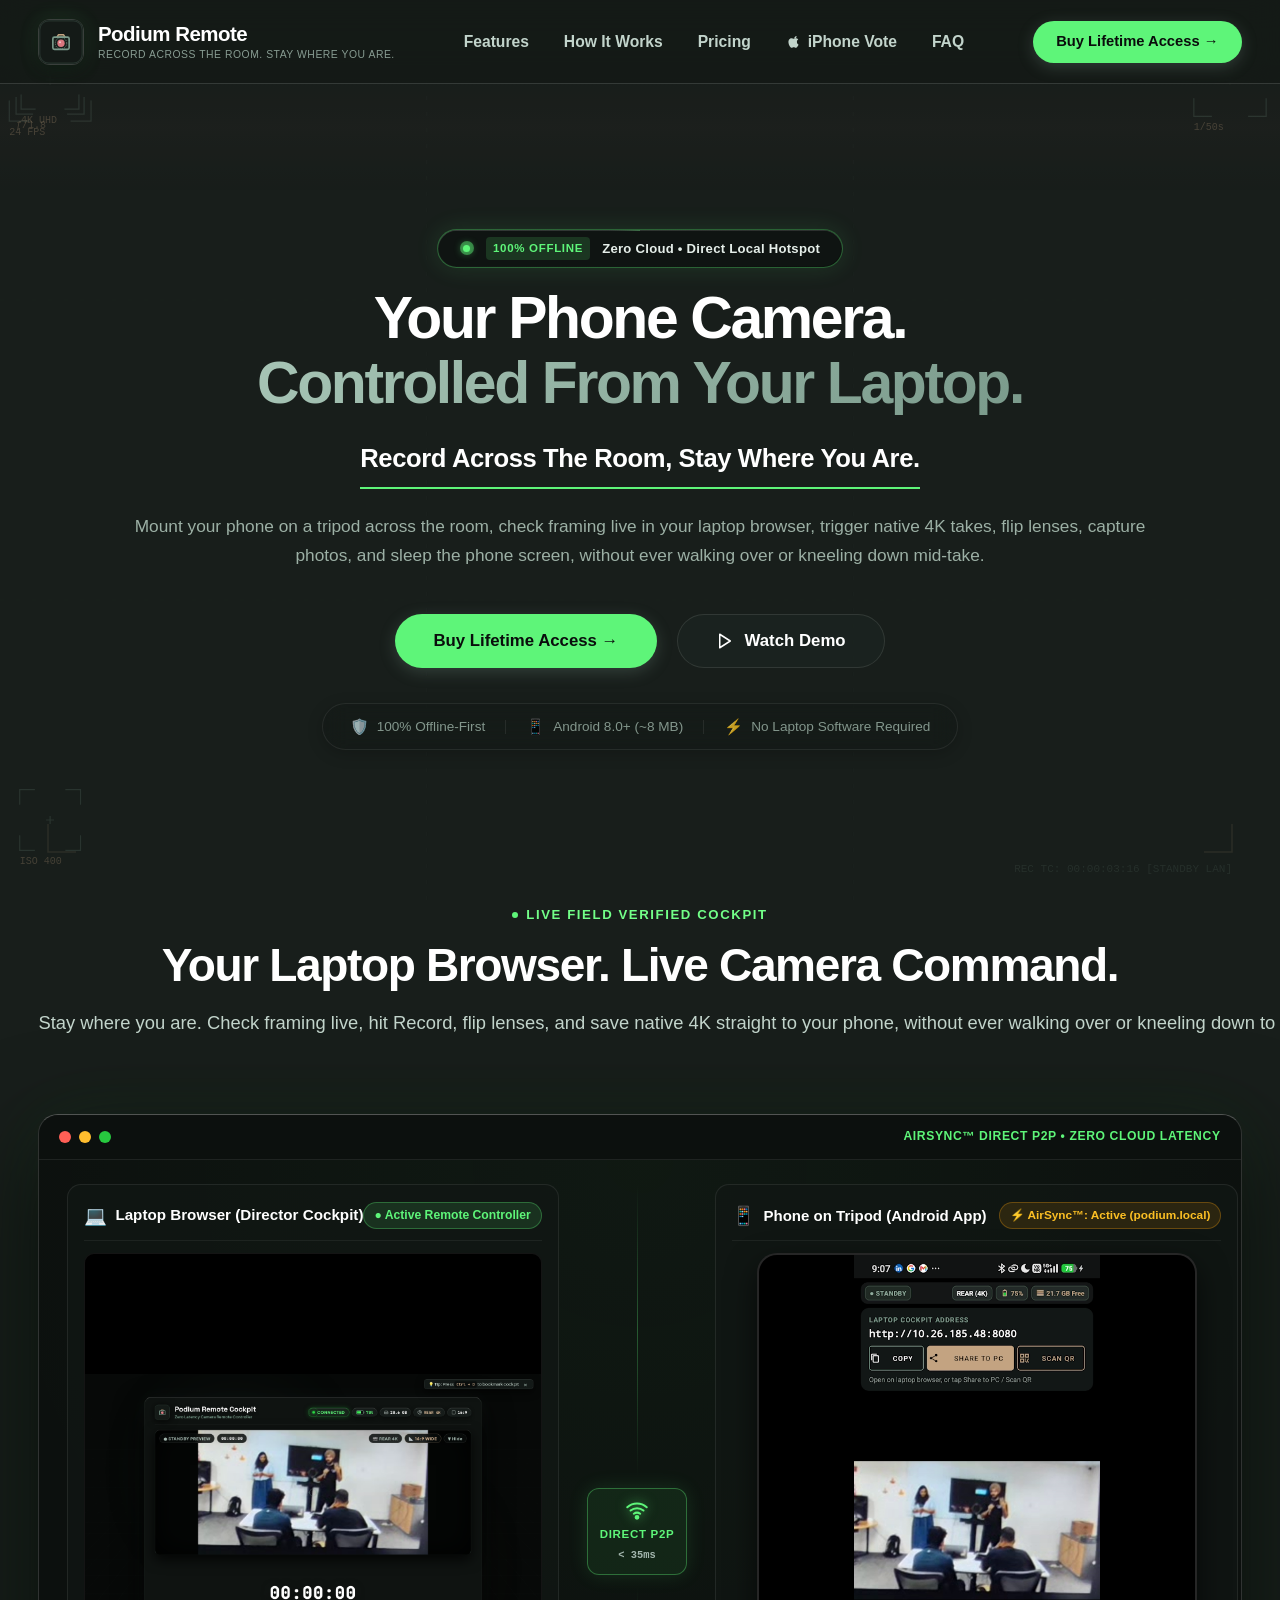
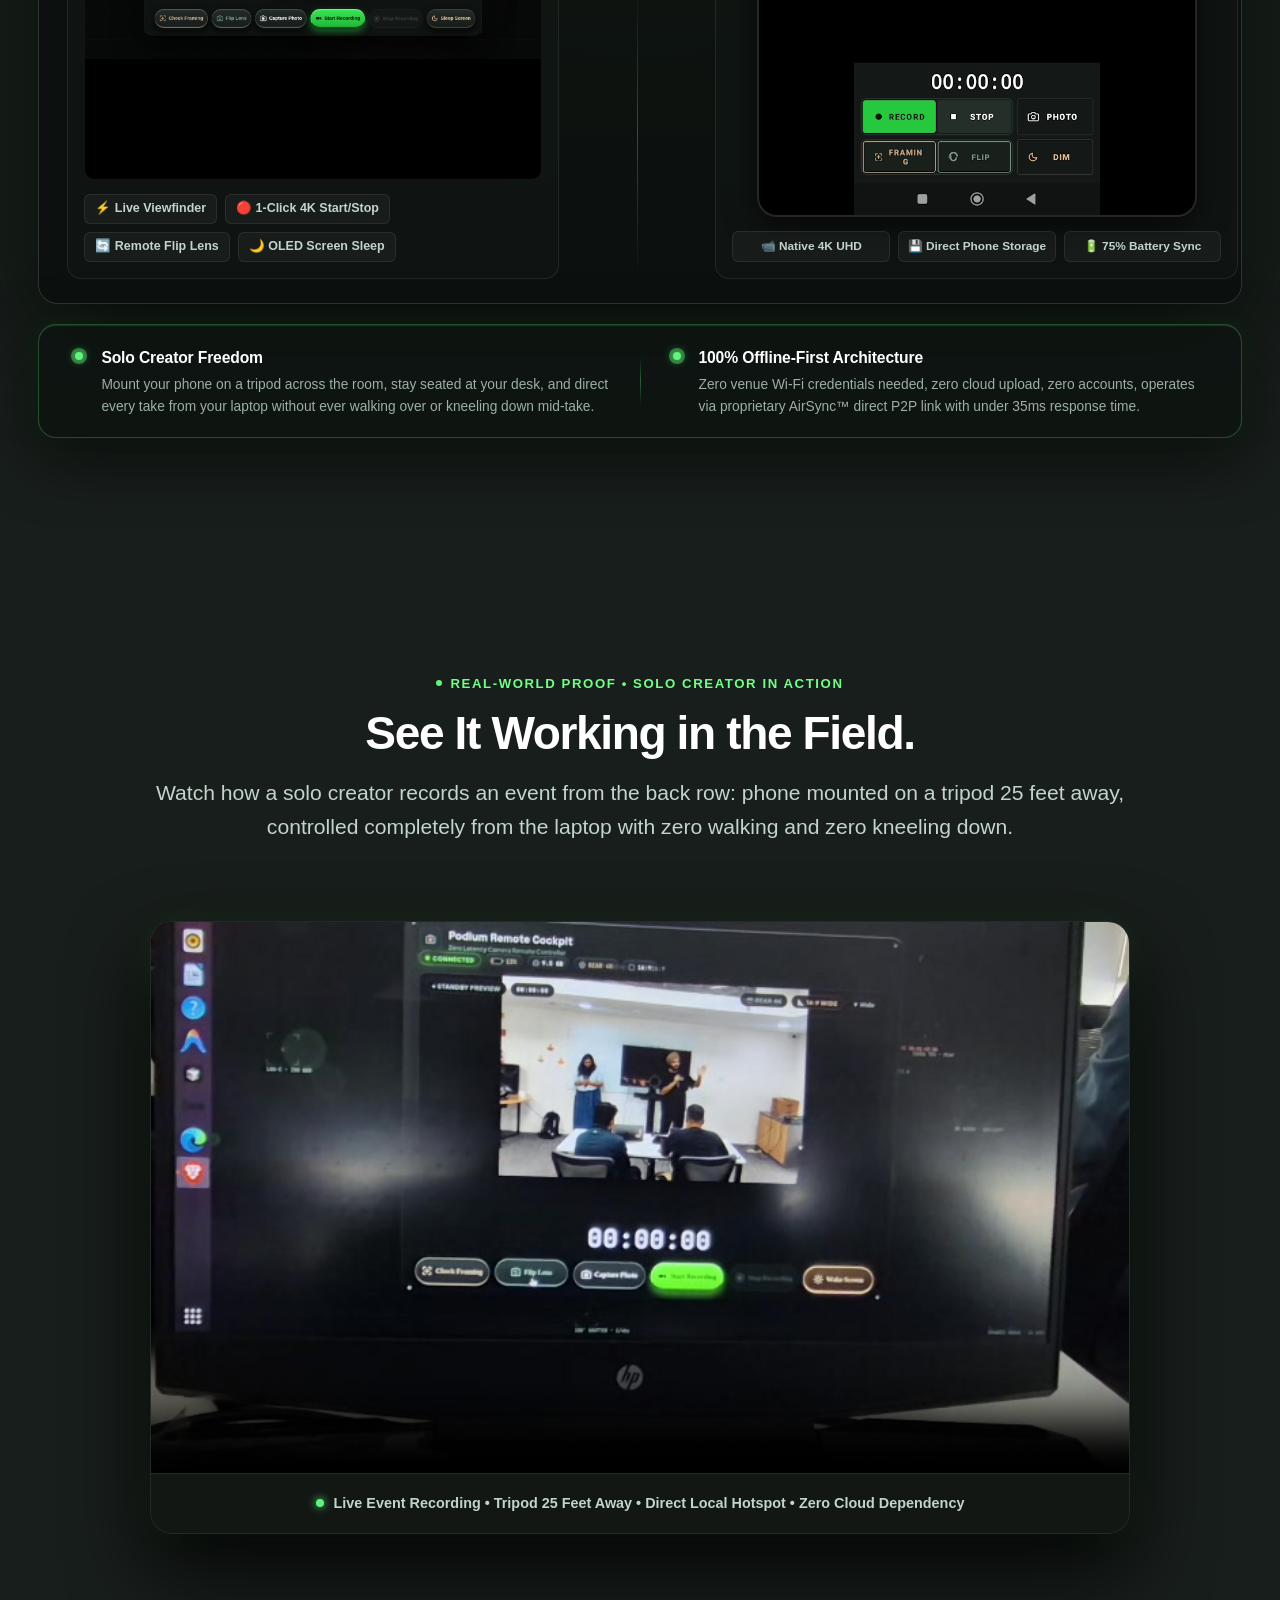
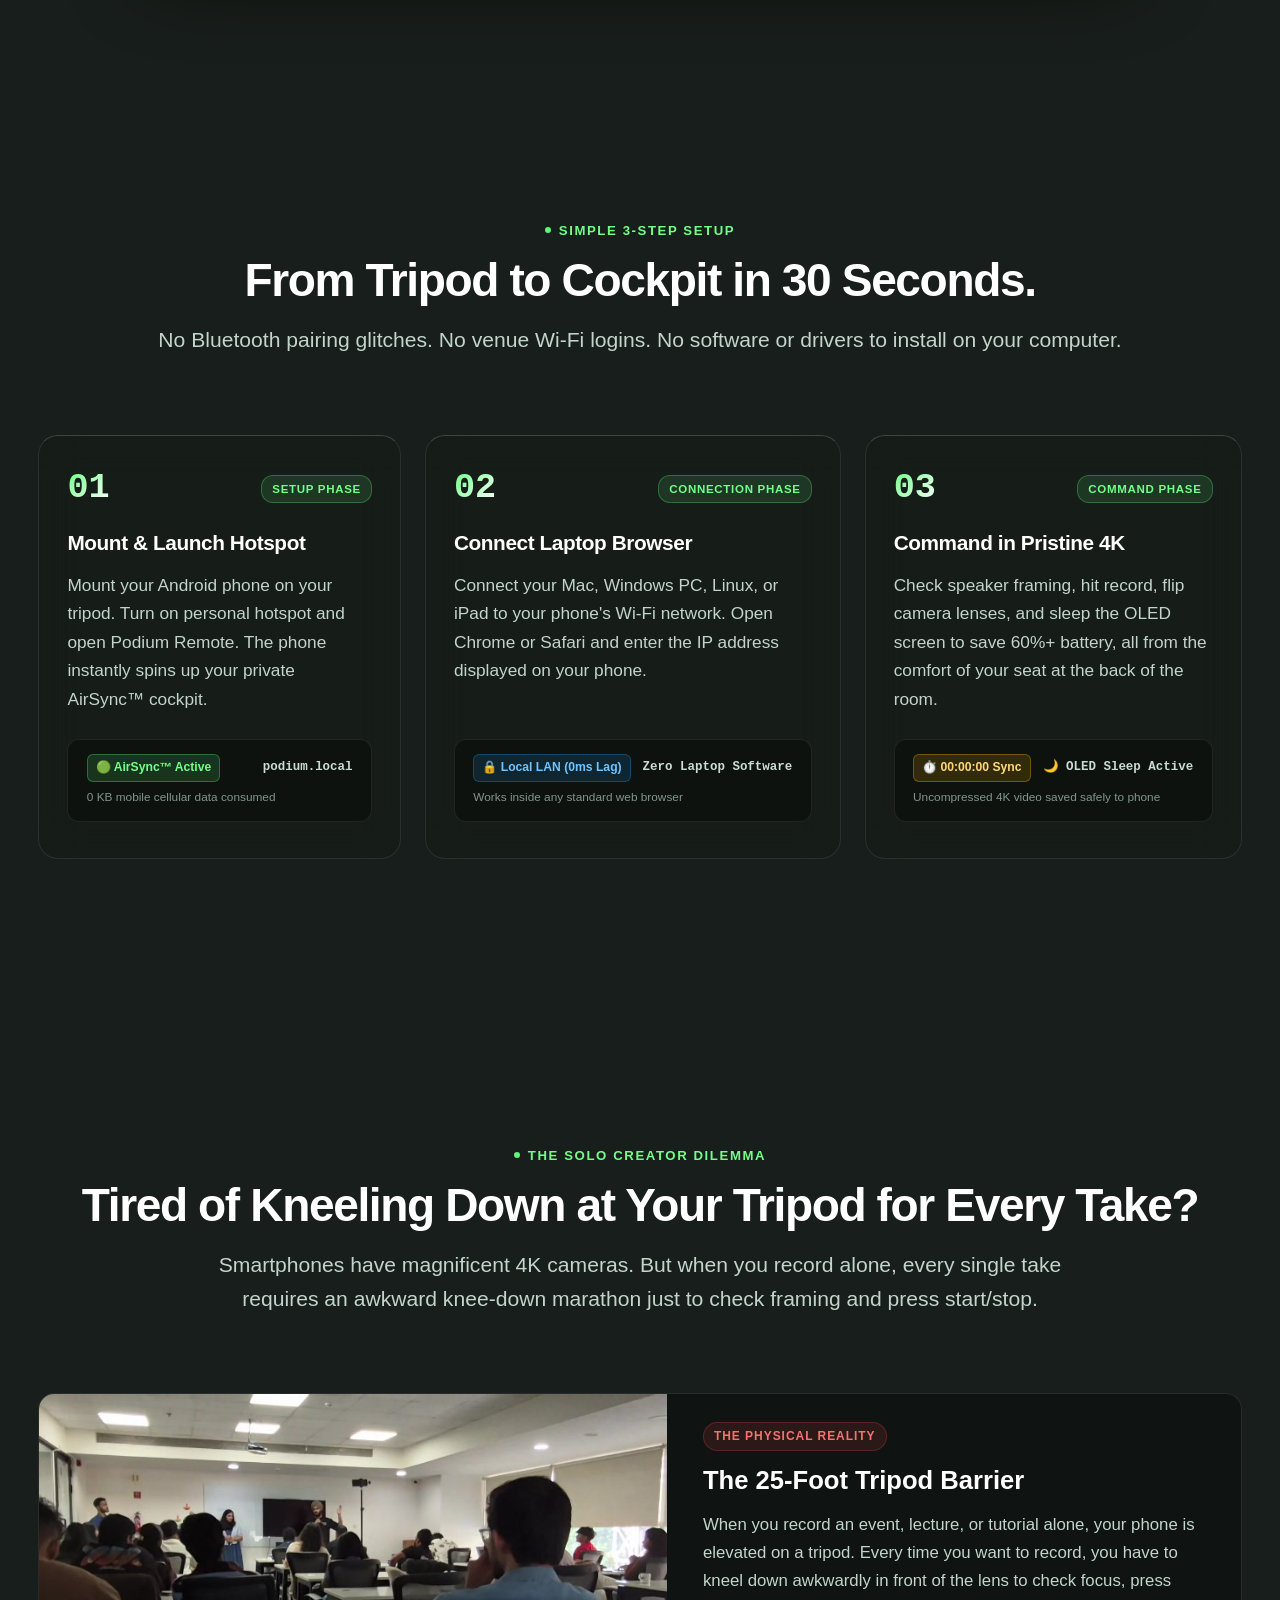
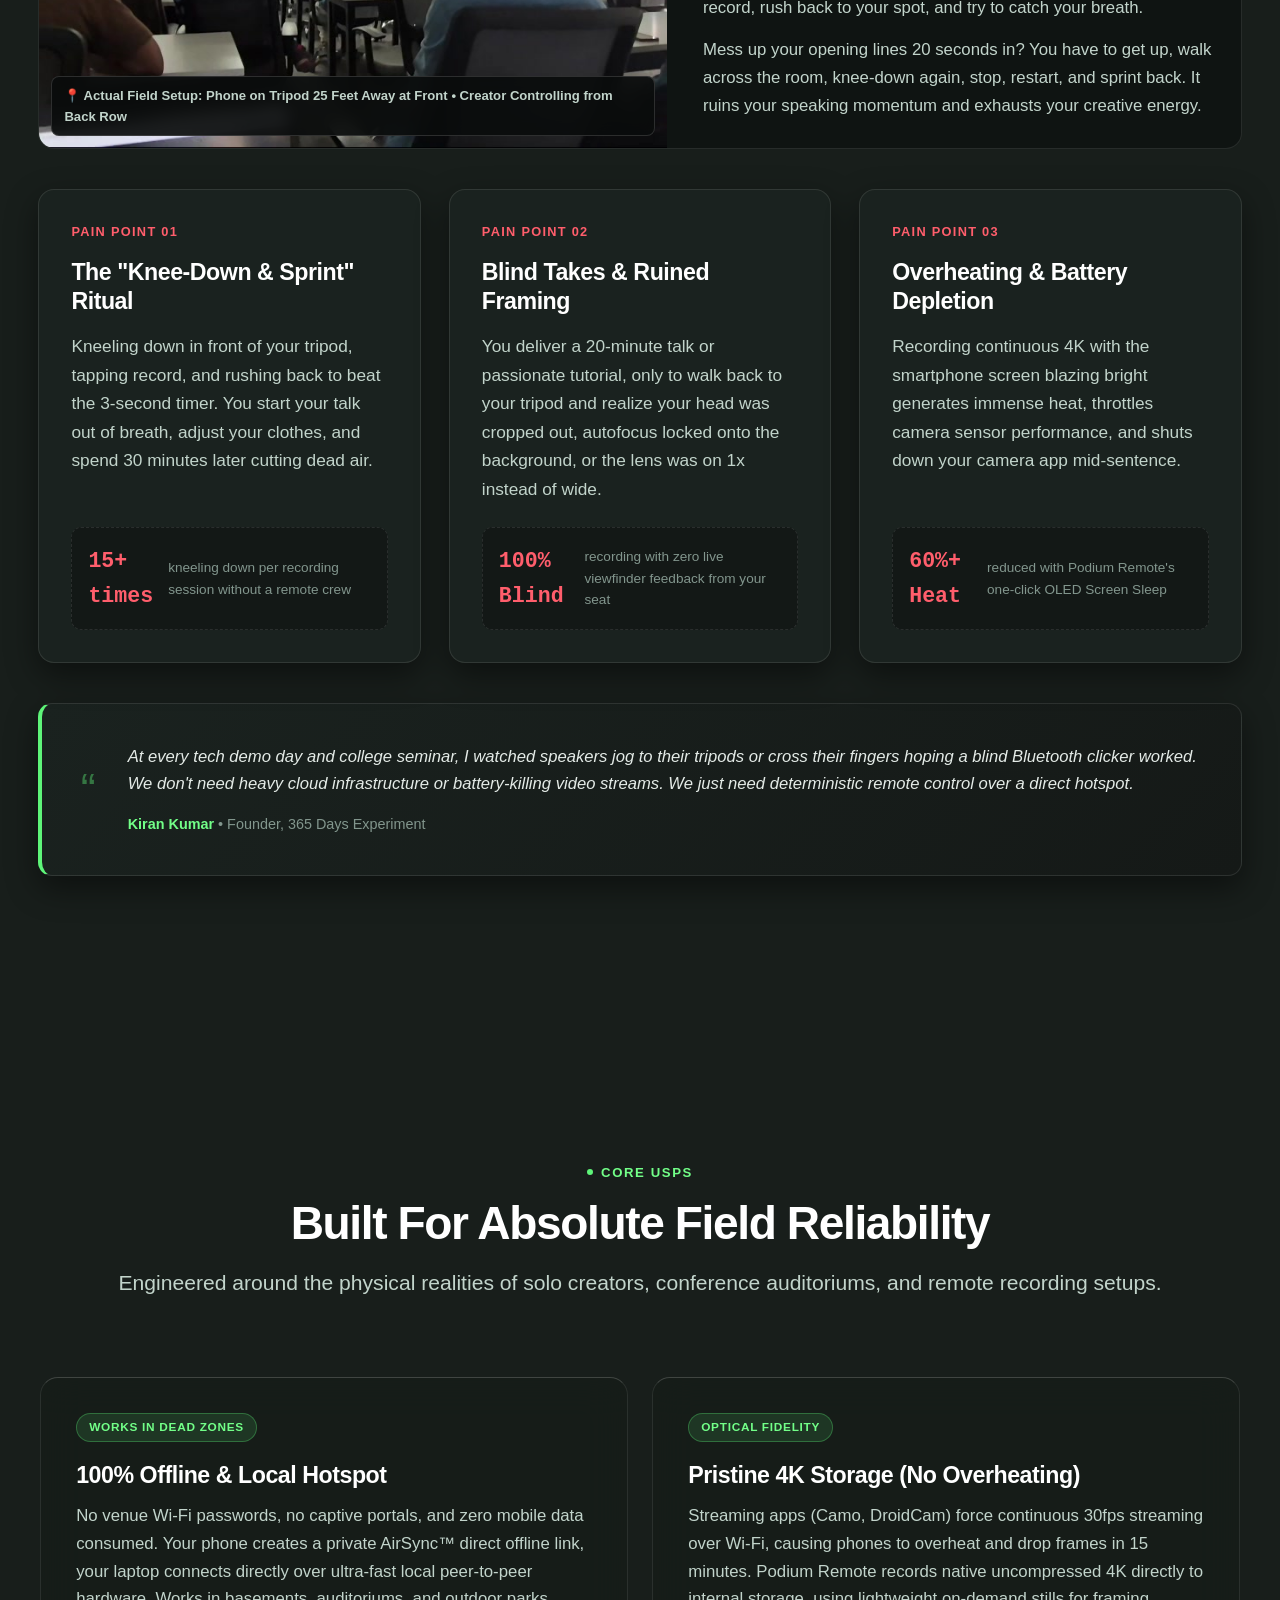
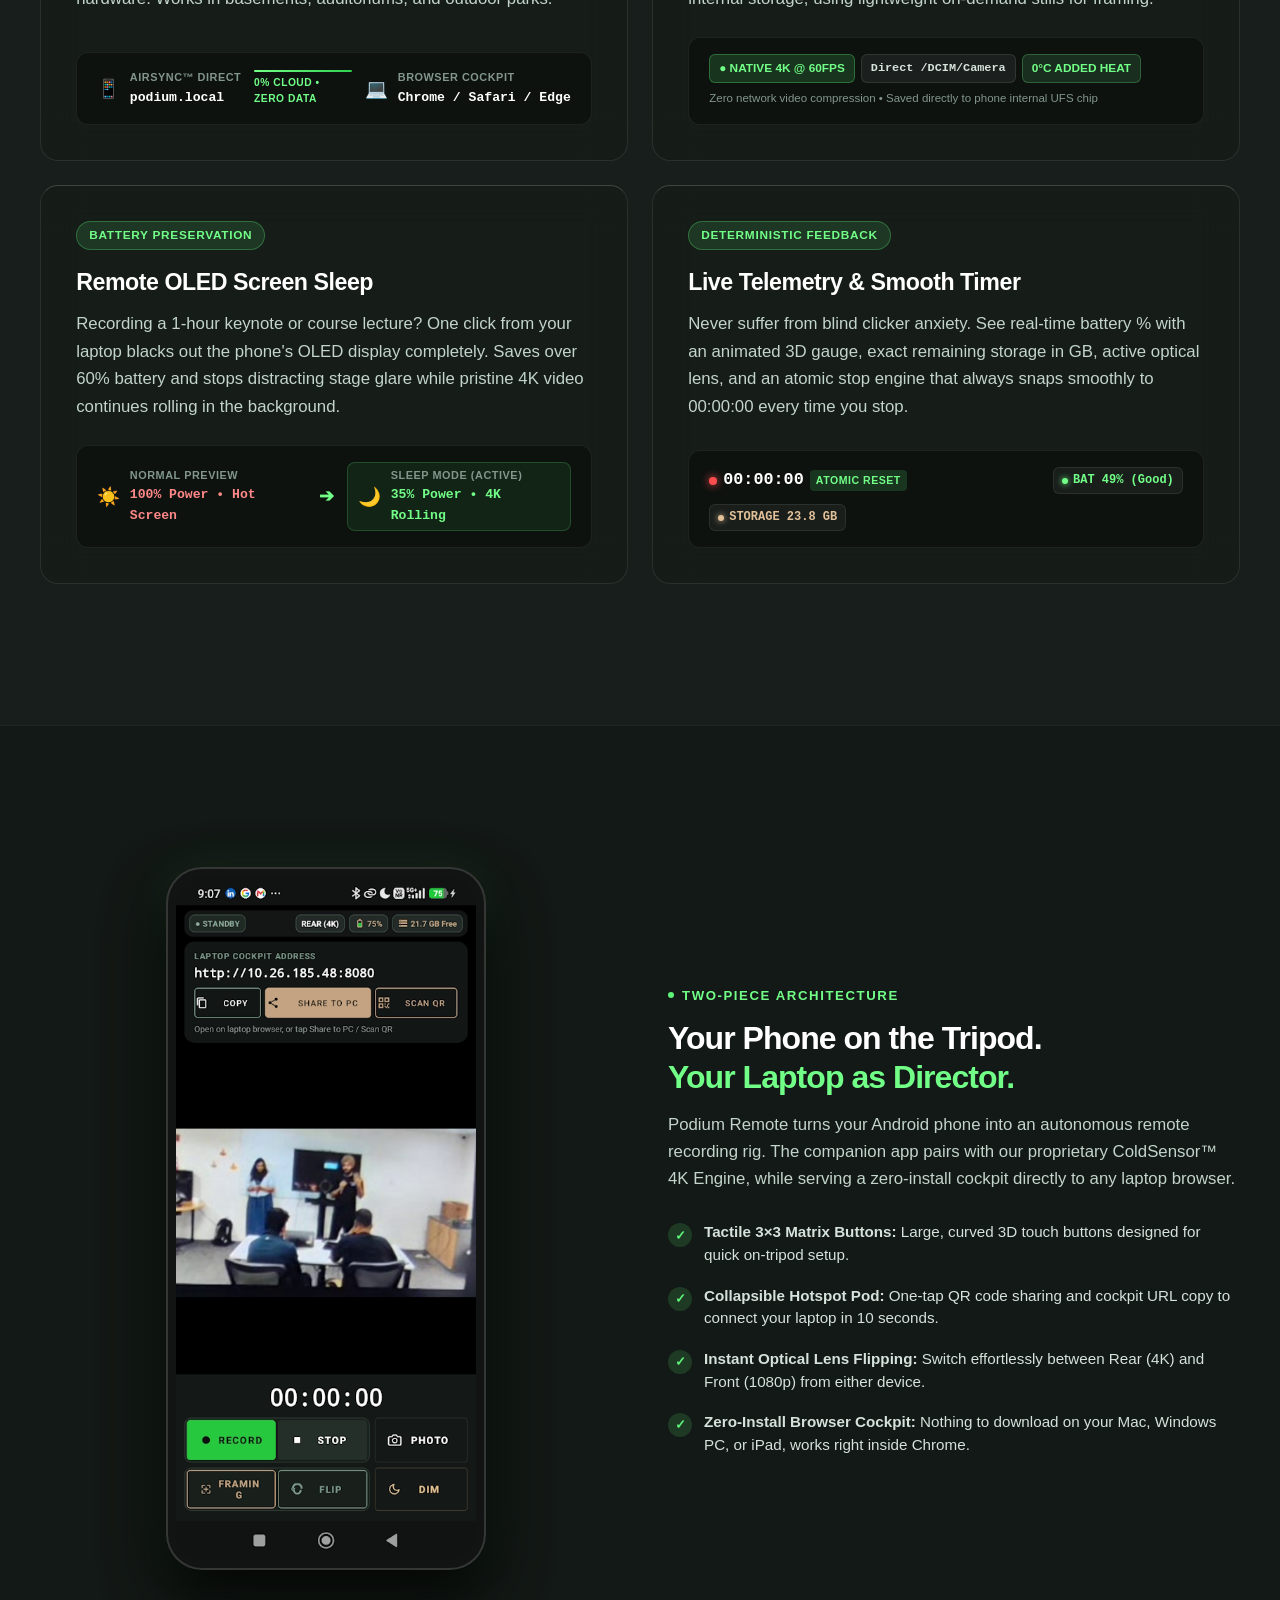
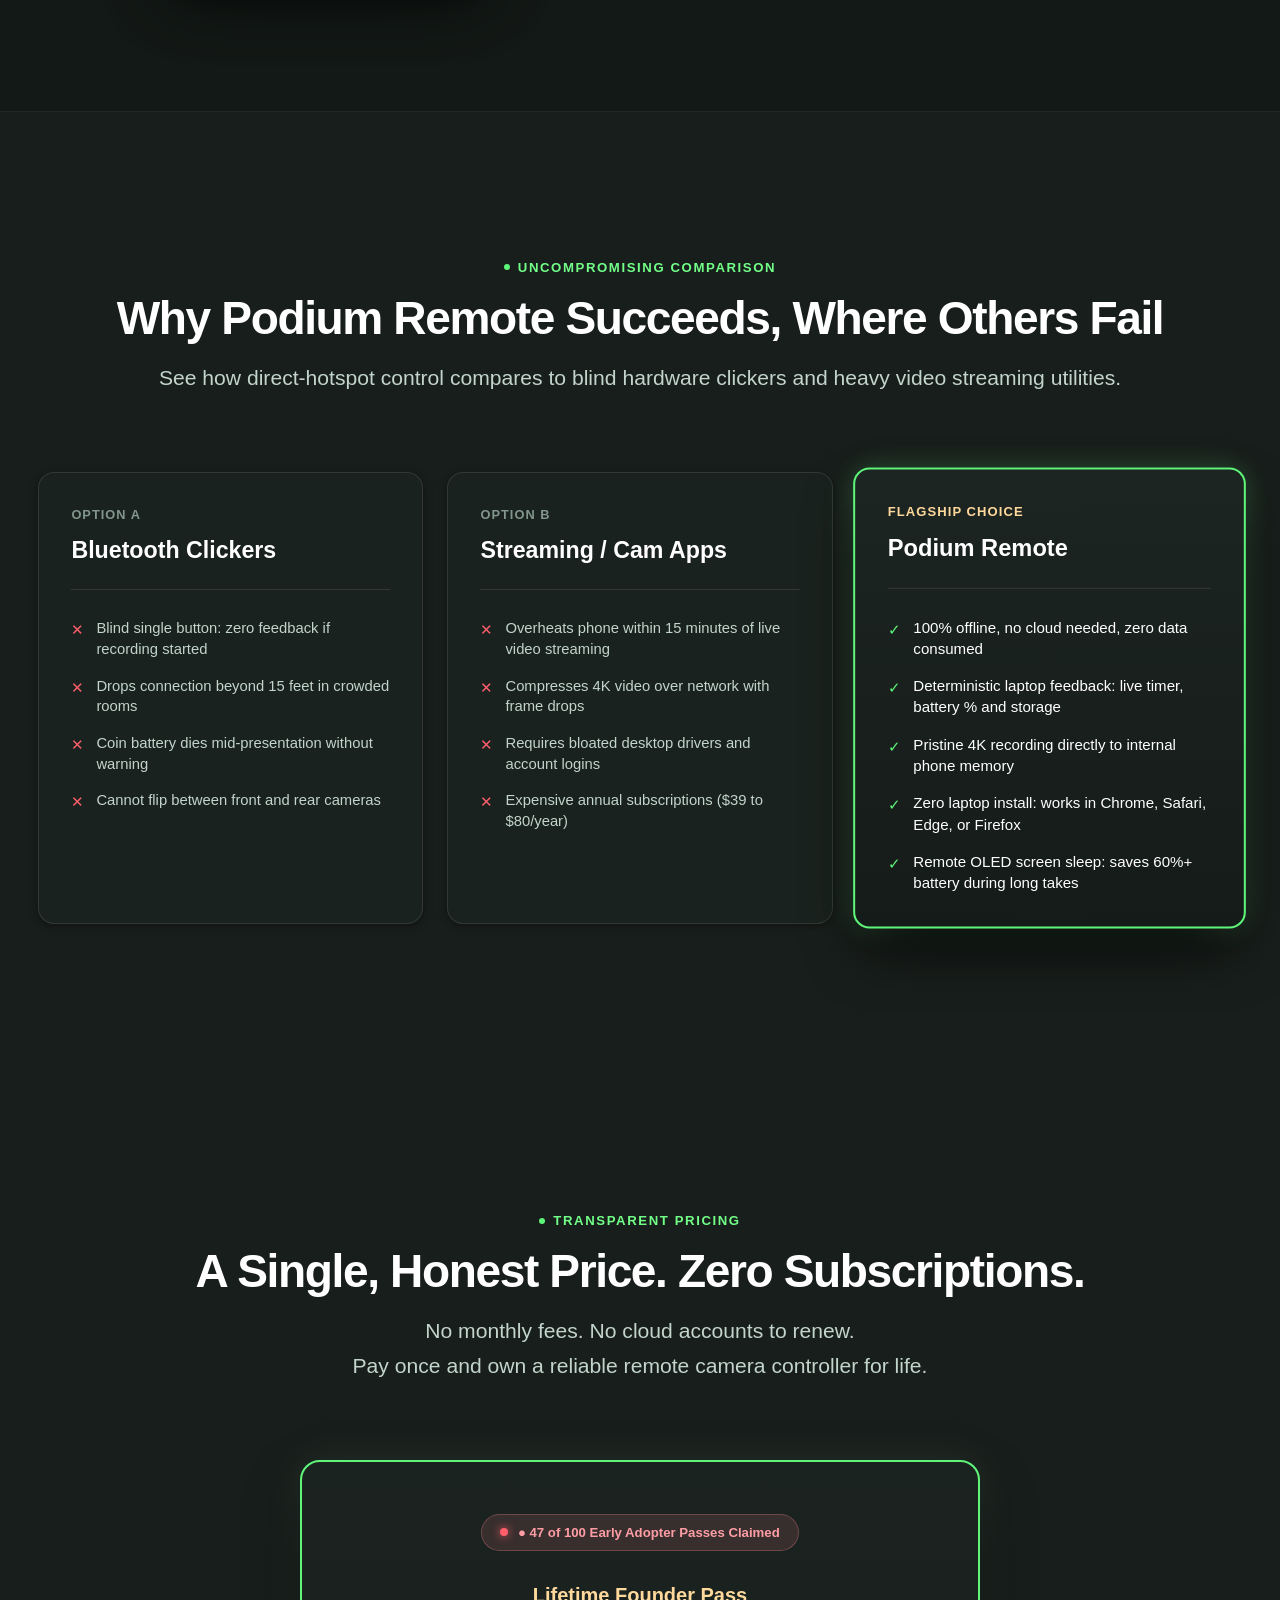
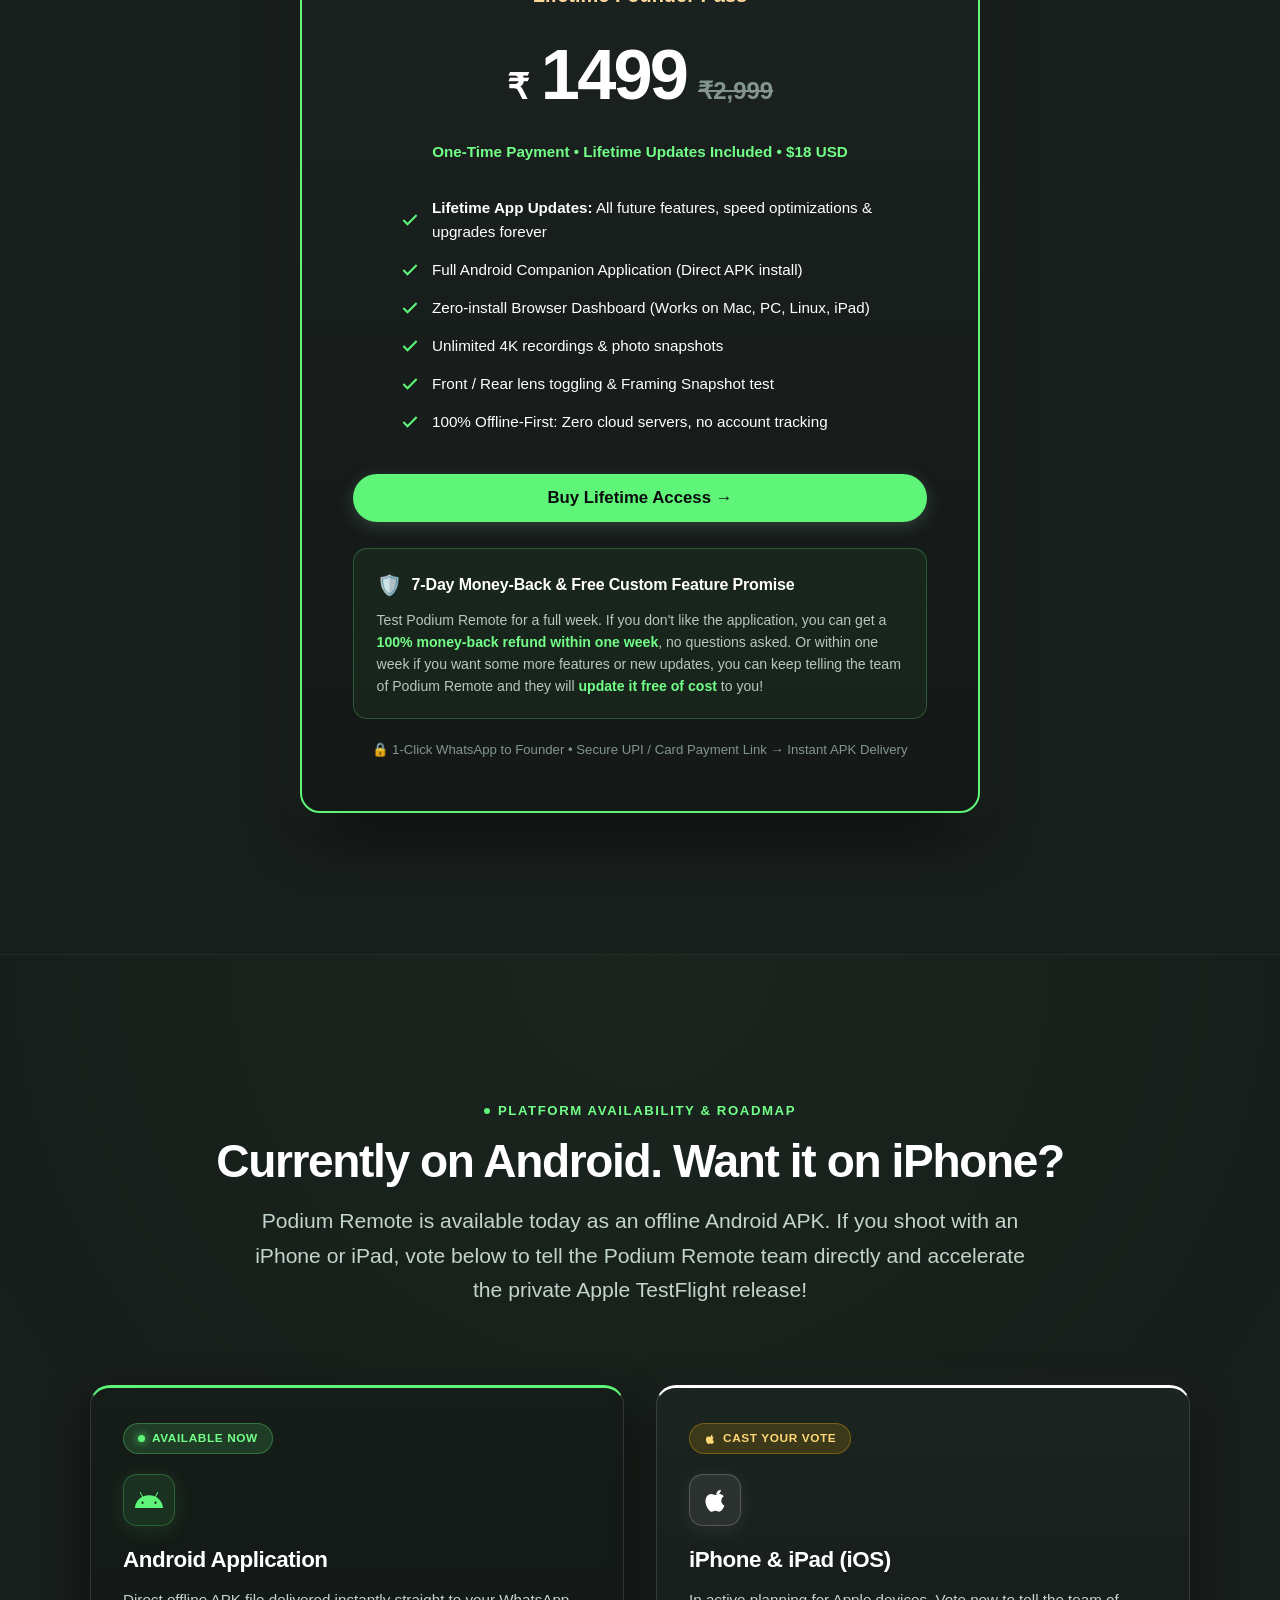
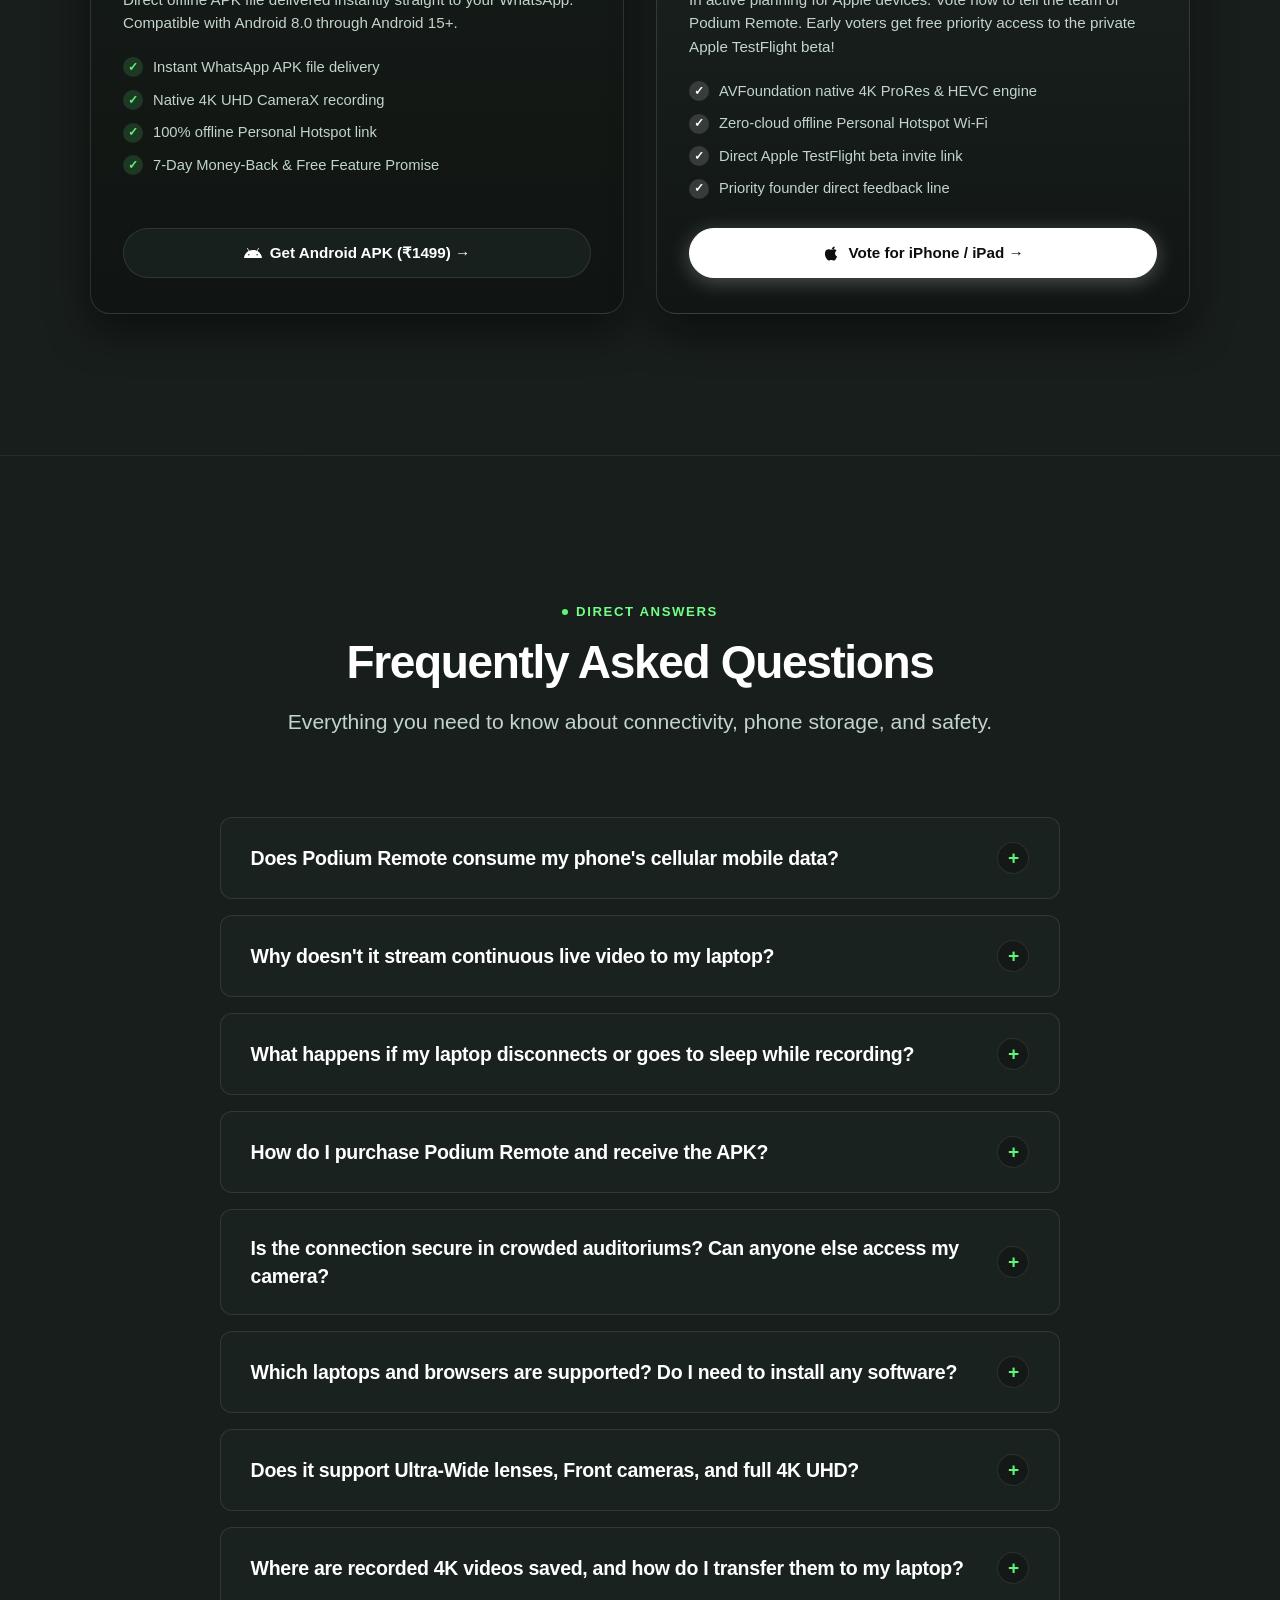
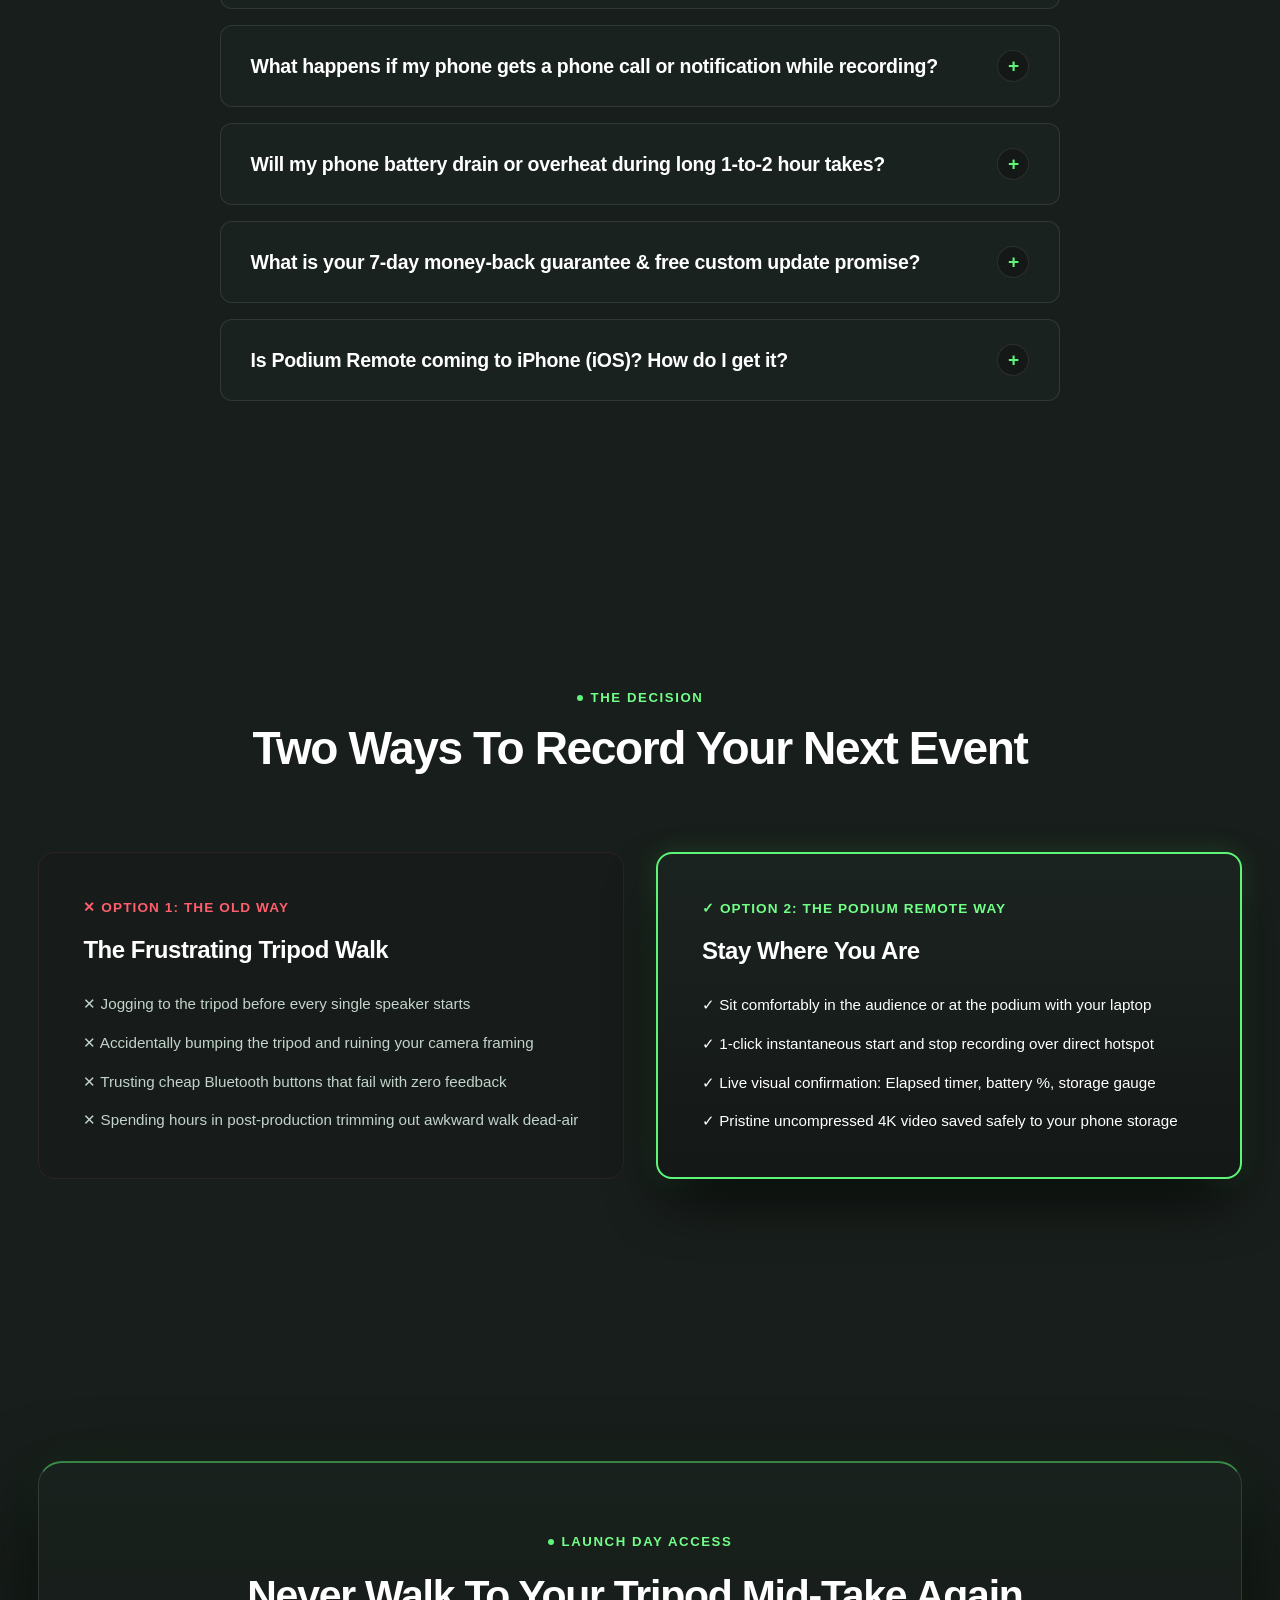
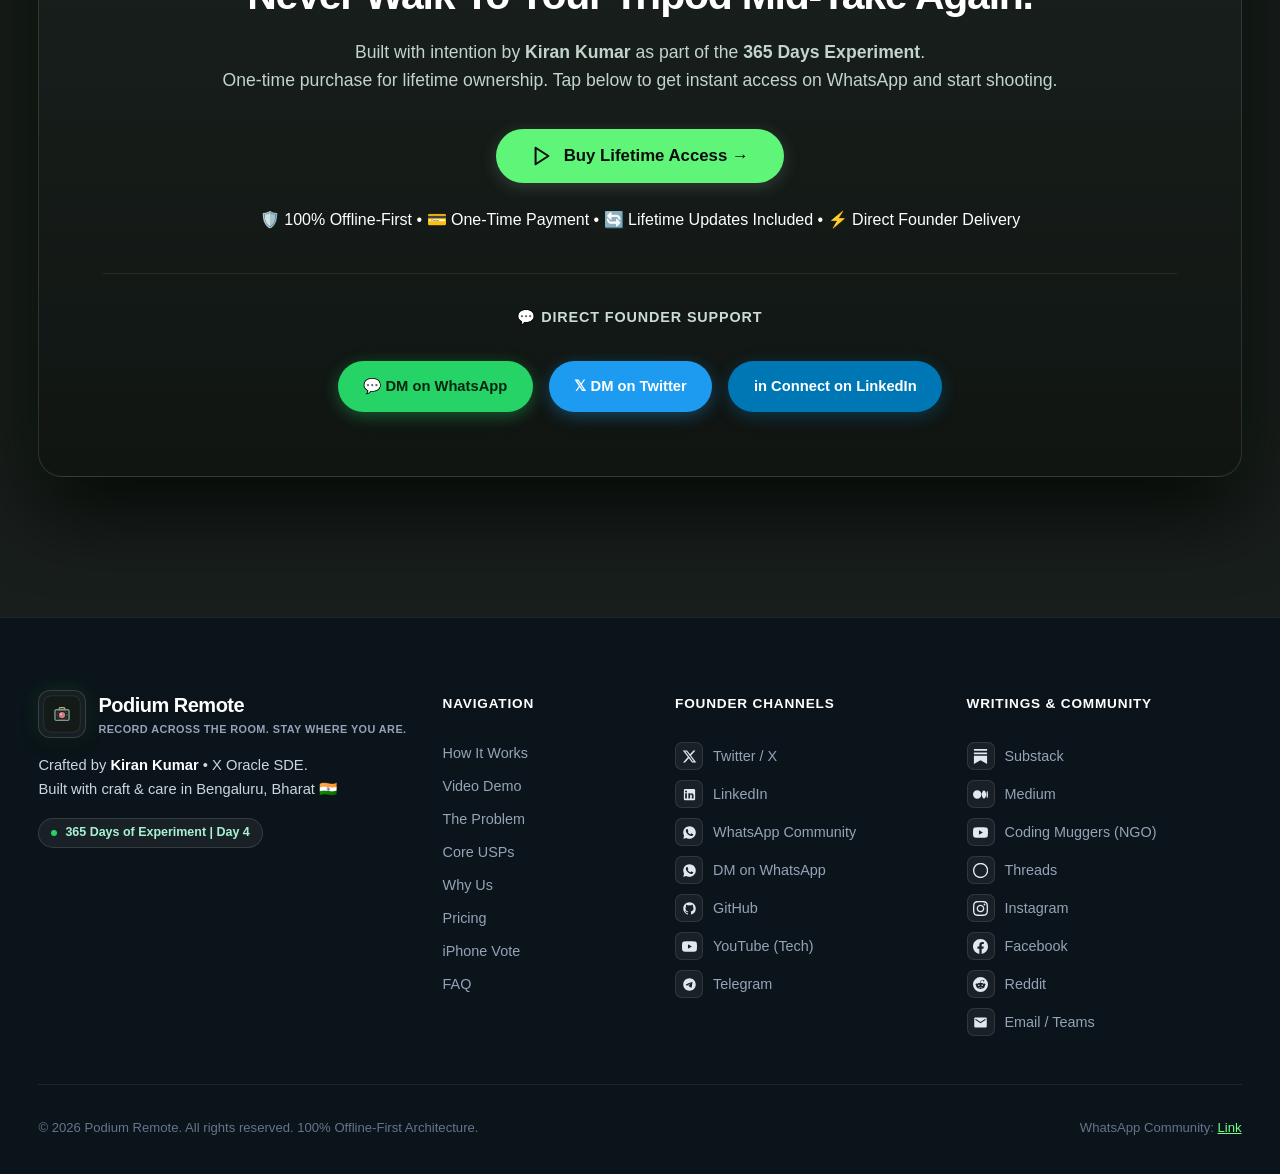
<file: Podium_Remote_Landing_Page/index.html>
<!DOCTYPE html>
<html lang="en">
<head>
  <meta charset="UTF-8">
  <meta name="viewport" content="width=device-width, initial-scale=1.0, maximum-scale=5.0">
  <title>Podium Remote — Your Phone Camera. Controlled From Your Laptop.</title>
  
  <!-- Meta Descriptions & Search Engine Directives -->
  <meta name="description" content="Control your Android tripod camera remotely from any laptop browser over your phone's personal hotspot. Zero cloud, zero video streaming lag, pristine 4K local storage.">
  <meta name="keywords" content="remote camera control, android camera hotspot, tripod camera controller, solo creator camera remote, event recording, kiran kumar">
  <meta name="author" content="Kiran Kumar">
  <link rel="canonical" href="https://podiumremote.app/">
  <meta name="theme-color" content="#121514">

  <!-- Open Graph / WhatsApp / Facebook / LinkedIn Link Preview -->
  <meta property="og:type" content="website">
  <meta property="og:site_name" content="Podium Remote">
  <meta property="og:title" content="Podium Remote — Your Phone Camera. Controlled From Your Laptop.">
  <meta property="og:description" content="Mount your phone on a tripod. Start, stop, and switch cameras directly from your laptop browser over your phone's personal hotspot. Zero cloud. Zero walking back.">
  <meta property="og:url" content="https://podiumremote.app/">
  <meta property="og:image" content="https://podiumremote.app/og-image.svg">
  <meta property="og:image:width" content="1200">
  <meta property="og:image:height" content="630">
  <meta property="og:image:alt" content="Podium Remote — Offline-First Camera Control Cockpit">

  <!-- Twitter / X Large Cards -->
  <meta name="twitter:card" content="summary_large_image">
  <meta name="twitter:site" content="@ErKiranKumar_">
  <meta name="twitter:creator" content="@ErKiranKumar_">
  <meta name="twitter:title" content="Podium Remote — Your Phone Camera. Controlled From Your Laptop.">
  <meta name="twitter:description" content="Mount your phone on a tripod. Start, stop, and switch cameras directly from your laptop browser over your phone's hotspot. Zero cloud. Zero walking back.">
  <meta name="twitter:image" content="https://podiumremote.app/og-image.svg">

  <!-- Favicon -->
  <link rel="icon" type="image/svg+xml" href="favicon.svg">
  <link rel="apple-touch-icon" href="favicon.svg">

  <!-- Stylesheet with cache-busting -->
  <link rel="stylesheet" href="style.css?v=5.6">

  <!-- Critical Platform Vote & FAQ Styles to guarantee zero unstyled flash / caching issues -->
  <style>
    .platform-cards-grid {
      display: grid !important;
      grid-template-columns: repeat(2, 1fr) !important;
      gap: 2rem !important;
      max-width: 1100px !important;
      margin: 0 auto !important;
    }
    .platform-card {
      background: linear-gradient(180deg, #161d19 0%, #101412 100%) !important;
      border: 1px solid rgba(255, 255, 255, 0.12) !important;
      border-radius: 20px !important;
      padding: 2.2rem 2rem !important;
      display: flex !important;
      flex-direction: column !important;
      position: relative !important;
      box-shadow: 0 16px 40px rgba(0, 0, 0, 0.5) !important;
      transition: transform 0.25s ease, border-color 0.25s ease, box-shadow 0.25s ease !important;
    }
    .platform-card.platform-android {
      border-top: 3px solid #5ef579 !important;
    }
    .platform-card.platform-ios {
      border-top: 3px solid #ffffff !important;
      background: linear-gradient(180deg, #1c2420 0%, #111614 100%) !important;
      box-shadow: 0 16px 40px rgba(0, 0, 0, 0.6), 0 0 35px rgba(255, 255, 255, 0.05) !important;
    }
    .platform-badge {
      align-self: flex-start !important;
      display: inline-flex !important;
      align-items: center !important;
      gap: 7px !important;
      font-size: 0.74rem !important;
      font-weight: 800 !important;
      letter-spacing: 0.05em !important;
      padding: 5px 14px !important;
      border-radius: 999px !important;
      margin-bottom: 1.25rem !important;
    }
    .platform-badge.live {
      background: rgba(94, 245, 121, 0.15) !important;
      color: #72ff88 !important;
      border: 1px solid rgba(94, 245, 121, 0.3) !important;
    }
    .platform-badge.vote {
      background: rgba(255, 184, 0, 0.15) !important;
      color: #ffd875 !important;
      border: 1px solid rgba(255, 184, 0, 0.3) !important;
    }
    .platform-specs,
    .platform-specs li {
      list-style: none !important;
      list-style-type: none !important;
      padding: 0 !important;
      margin: 0 !important;
    }
    .platform-specs {
      margin: 0 0 1.8rem 0 !important;
      display: flex !important;
      flex-direction: column !important;
      gap: 0.75rem !important;
      flex-grow: 1 !important;
    }
    .platform-specs li {
      font-size: 0.92rem !important;
      color: #c2d4cb !important;
      display: flex !important;
      align-items: center !important;
      gap: 10px !important;
      line-height: 1.4 !important;
    }
    .platform-specs .spec-check {
      display: inline-flex !important;
      align-items: center !important;
      justify-content: center !important;
      width: 20px !important;
      height: 20px !important;
      border-radius: 50% !important;
      background: rgba(94, 245, 121, 0.15) !important;
      color: #5ef579 !important;
      font-size: 0.75rem !important;
      font-weight: 800 !important;
      flex-shrink: 0 !important;
    }
    .platform-specs .spec-check.apple {
      background: rgba(255, 255, 255, 0.15) !important;
      color: #ffffff !important;
    }
    .btn-vote-apple {
      background: #ffffff !important;
      color: #0b0f0d !important;
      font-weight: 700 !important;
      border: 1px solid #ffffff !important;
      box-shadow: 0 4px 20px rgba(255, 255, 255, 0.25) !important;
    }
    .btn-vote-apple:hover {
      background: #e6e6e6 !important;
      transform: translateY(-2px) !important;
      box-shadow: 0 8px 25px rgba(255, 255, 255, 0.4) !important;
    }
    @media (max-width: 768px) {
      .platform-cards-grid {
        grid-template-columns: 1fr !important;
        gap: 1.25rem !important;
      }
      .platform-card {
        padding: 1.5rem 1.25rem !important;
      }
    }
  </style>

  <!-- JSON-LD Structured Data Schema for SEO -->
  <script type="application/ld+json">
  {
    "@context": "https://schema.org",
    "@type": "SoftwareApplication",
    "name": "Podium Remote",
    "operatingSystem": "Android 8.0+, Chrome, Safari, Edge, Firefox",
    "applicationCategory": "MultimediaApplication",
    "offers": {
      "@type": "Offer",
      "price": "1499",
      "priceCurrency": "INR"
    },
    "description": "Offline-first remote smartphone camera controller operating over AirSync™ direct P2P connection for event speakers and creators.",
    "author": {
      "@type": "Person",
      "name": "Kiran Kumar",
      "jobTitle": "Software Engineer",
      "sameAs": [
        "https://www.linkedin.com/in/kiran-kumar-sde/",
        "https://x.com/ErKiranKumar_",
        "https://github.com/Kiran-pro2001"
      ]
    }
  }
  </script>
</head>
<body>

  <!-- Low-CPU Ambient Particle Canvas -->
  <canvas id="ambient-canvas"></canvas>

  <!-- ==========================================================================
       Navigation Bar
       ========================================================================== -->
  <header class="site-header">
    <div class="container">
      <nav class="navbar" aria-label="Main Navigation">
        <a href="#" class="brand-link" aria-label="Podium Remote Home">
          <div class="brand-icon">
            <svg viewBox="0 0 108 108" fill="none" xmlns="http://www.w3.org/2000/svg" width="44" height="44">
              <rect width="108" height="108" rx="24" fill="#141a17"/>
              <rect x="2" y="2" width="104" height="104" rx="22" stroke="#26332d" stroke-width="3"/>
              <path d="M48 36H60L64 42H44L48 36Z" stroke="#c5a582" stroke-width="3.5" stroke-linejoin="round" fill="#1e2622"/>
              <rect x="34" y="42" width="40" height="30" rx="4" stroke="#7a9a8b" stroke-width="4" fill="#18201c"/>
              <circle cx="54" cy="57" r="9" fill="#d9777f"/>
              <circle cx="54" cy="57" r="14" stroke="#7a9a8b" stroke-width="1.8" stroke-dasharray="3 2.5"/>
              <circle cx="51.5" cy="54.5" r="2.5" fill="#ffffff" opacity="0.6"/>
            </svg>
          </div>
          <div class="brand-text-group">
            <span class="brand-name">Podium Remote</span>
            <span class="brand-tagline">Record across the room. Stay where you are.</span>
          </div>
        </a>

        <ul class="nav-links">
          <li><a href="#features" class="nav-link">Features</a></li>
          <li><a href="#how-it-works" class="nav-link">How It Works</a></li>
          <li><a href="#pricing" class="nav-link">Pricing</a></li>
          <li><a href="#platform-vote" class="nav-link nav-link-highlight"><svg width="15" height="15" viewBox="0 0 24 24" fill="currentColor" style="vertical-align: -2px; margin-right: 2px;"><path d="M18.71 19.5c-.83 1.24-1.71 2.45-3.05 2.47-1.34.03-1.77-.79-3.29-.79-1.53 0-2 .77-3.27.82-1.31.05-2.3-1.32-3.14-2.53C4.25 17 2.94 12.45 4.7 9.39c.87-1.52 2.43-2.48 4.12-2.51 1.28-.02 2.5.87 3.29.87.78 0 2.26-1.07 3.81-.91.65.03 2.47.26 3.64 1.98-.09.06-2.17 1.28-2.15 3.81.03 3.02 2.65 4.03 2.68 4.04-.03.07-.42 1.44-1.38 2.83M15.97 6.27c.65-.79 1.09-1.89.97-2.99-.96.04-2.13.64-2.82 1.43-.61.69-1.14 1.8-1 2.87 1.08.08 2.19-.52 2.85-1.31Z"/></svg>iPhone Vote</a></li>
          <li><a href="#faq" class="nav-link">FAQ</a></li>
        </ul>

        <div class="nav-actions">
          <a href="https://wa.me/918590658979?text=Hi%20Kiran%2C%20I%20want%20to%20buy%20Podium%20Remote%20Lifetime%20Access.%20Please%20share%20the%20details!" target="_blank" rel="noopener noreferrer" class="btn btn-primary btn-sm btn-oval">Buy Lifetime Access →</a>
        </div>

        <button class="hamburger-btn" id="hamburgerBtn" aria-label="Open Navigation Menu" aria-expanded="false">
          <span class="hamburger-line"></span>
          <span class="hamburger-line"></span>
          <span class="hamburger-line"></span>
        </button>
      </nav>

      <!-- Mobile Navigation Drawer -->
      <div class="mobile-nav-drawer" id="mobileNavDrawer" aria-hidden="true">
        <div class="mobile-nav-backdrop" id="mobileNavBackdrop"></div>
        <div class="mobile-nav-panel">
          <div class="mobile-nav-top">
            <span class="mobile-nav-title">Menu</span>
            <button class="mobile-nav-close" id="mobileNavClose" aria-label="Close menu">&times;</button>
          </div>
          <ul class="mobile-nav-menu">
            <li><a href="#features" class="mobile-nav-item">Features</a></li>
            <li><a href="#how-it-works" class="mobile-nav-item">How It Works</a></li>
            <li><a href="#pricing" class="mobile-nav-item">Pricing</a></li>
            <li><a href="#platform-vote" class="mobile-nav-item mobile-nav-highlight"><svg width="15" height="15" viewBox="0 0 24 24" fill="currentColor" style="vertical-align: -2px; margin-right: 4px;"><path d="M18.71 19.5c-.83 1.24-1.71 2.45-3.05 2.47-1.34.03-1.77-.79-3.29-.79-1.53 0-2 .77-3.27.82-1.31.05-2.3-1.32-3.14-2.53C4.25 17 2.94 12.45 4.7 9.39c.87-1.52 2.43-2.48 4.12-2.51 1.28-.02 2.5.87 3.29.87.78 0 2.26-1.07 3.81-.91.65.03 2.47.26 3.64 1.98-.09.06-2.17 1.28-2.15 3.81.03 3.02 2.65 4.03 2.68 4.04-.03.07-.42 1.44-1.38 2.83M15.97 6.27c.65-.79 1.09-1.89.97-2.99-.96.04-2.13.64-2.82 1.43-.61.69-1.14 1.8-1 2.87 1.08.08 2.19-.52 2.85-1.31Z"/></svg>iPhone Vote</a></li>
            <li><a href="#faq" class="mobile-nav-item">FAQ</a></li>
          </ul>
          <div class="mobile-nav-cta">
            <a href="https://wa.me/918590658979?text=Hi%20Kiran%2C%20I%20want%20to%20buy%20Podium%20Remote%20Lifetime%20Access.%20Please%20share%20the%20details!" target="_blank" rel="noopener noreferrer" class="btn btn-primary btn-full" style="width: 100%; justify-content: center; padding: 0.85rem; font-size: 0.95rem;">
              Buy Lifetime Access →
            </a>
          </div>
        </div>
      </div>
    </div>
  </header>

  <main>
    <!-- ==========================================================================
         1. Full-Viewport Hero Fold (100% Viewport Centered)
         ========================================================================== -->
    <section class="section hero-section" id="hero">
      <div class="container hero-container">
        
        <!-- Live Telemetry Experience Flag -->
        <div class="hero-pill-wrapper">
          <div class="status-pill">
            <span class="beacon-radar-wrap">
              <span class="beacon-ping"></span>
              <span class="beacon-dot"></span>
            </span>
            <span class="telemetry-badge">100% OFFLINE</span>
            <span class="telemetry-text">Zero Cloud • Direct Local Hotspot</span>
          </div>
        </div>

        <!-- Grand Main Heading -->
        <h1 class="hero-title">
          Your Phone Camera.<br>
          <span class="text-accent">Controlled From Your Laptop.</span>
        </h1>

        <!-- Subheading with Underline Lead & Unbold Body -->
        <div class="hero-subhead-wrapper">
          <div class="hero-subhead-lead-box">
            <span class="hero-subhead-lead">Record Across The Room, Stay Where You Are.</span>
          </div>
          <p class="hero-subhead-body">
            Mount your phone on a tripod across the room, check framing live in your laptop browser, trigger native 4K takes, flip lenses, capture photos, and sleep the phone screen, without ever walking over or kneeling down mid-take.
          </p>
        </div>

        <!-- Oval / Curve-Shaped CTA Group -->
        <div class="hero-cta-group">
          <a href="https://wa.me/918590658979?text=Hi%20Kiran%2C%20I%20want%20to%20buy%20Podium%20Remote%20Lifetime%20Access.%20Please%20share%20the%20details!" target="_blank" rel="noopener noreferrer" class="btn btn-primary btn-oval">
            Buy Lifetime Access →
          </a>
          <a href="#demo-video" class="btn btn-secondary btn-oval">
            <svg width="18" height="18" viewBox="0 0 24 24" fill="none" stroke="currentColor" stroke-width="2" stroke-linecap="round" stroke-linejoin="round">
              <polygon points="5 3 19 12 5 21 5 3"/>
            </svg>
            Watch Demo
          </a>
        </div>

        <!-- Subtle Background Glassmorphism Proof Container -->
        <div class="hero-proof-glass">
          <div class="proof-glass-item">
            <span class="proof-glass-icon">🛡️</span>
            <span class="proof-glass-text">100% Offline-First</span>
          </div>
          <div class="proof-glass-divider"></div>
          <div class="proof-glass-item">
            <span class="proof-glass-icon">📱</span>
            <span class="proof-glass-text">Android 8.0+ (~8 MB)</span>
          </div>
          <div class="proof-glass-divider"></div>
          <div class="proof-glass-item">
            <span class="proof-glass-icon">⚡</span>
            <span class="proof-glass-text">No Laptop Software Required</span>
          </div>
        </div>

      </div>
    </section>

    <!-- ==========================================================================
         2. Interactive Walkthrough Frame / Live Cockpit Simulator
         ========================================================================== -->
    <section class="section cockpit-showcase-section" id="cockpit-demo">
      <div class="container">
        
        <div class="section-header">
          <div class="section-label">
            <span class="dot"></span>
            <span>Live Field Verified Cockpit</span>
          </div>
          <h2 class="section-title">Your Laptop Browser. Live Camera Command.</h2>
          <p class="section-subtitle cockpit-subtitle">
            Stay where you are. Check framing live, hit Record, flip lenses, and save native 4K straight to your phone, without ever walking over or kneeling down to touch the tripod.
          </p>
        </div>

        <!-- Web Highlights-Inspired Live Showcase Frame -->
        <div class="live-showcase-container">
          <!-- Browser Titlebar -->
          <div class="showcase-titlebar">
            <div class="showcase-traffic-lights">
              <span class="traffic-light red"></span>
              <span class="traffic-light yellow"></span>
              <span class="traffic-light green"></span>
            </div>

            <div class="showcase-status-badge">
              <span class="status-pulse-dot"></span>
              <span>AirSync™ Direct P2P • Zero Cloud Latency</span>
            </div>
          </div>

          <!-- Dual Device Container: One by One Inside the Rectangular Box -->
          <div class="showcase-dual-box">
            
            <!-- 1. Laptop Browser Cockpit View -->
            <div class="dual-device-col laptop-col">
              <div class="dual-device-header">
                <div class="device-label-group">
                  <span class="device-icon">💻</span>
                  <span class="device-title">Laptop Browser (Director Cockpit)</span>
                </div>
                <span class="device-status-pill green">● Active Remote Controller</span>
              </div>

              <div class="device-image-frame laptop-frame">
                <img src="assets/cockpit-dashboard-live.png" alt="Podium Remote Laptop Web Cockpit Dashboard" class="device-img" />
              </div>

              <div class="device-feature-tokens">
                <span class="mini-token">⚡ Live Viewfinder</span>
                <span class="mini-token">🔴 1-Click 4K Start/Stop</span>
                <span class="mini-token">🔄 Remote Flip Lens</span>
                <span class="mini-token">🌙 OLED Screen Sleep</span>
              </div>
            </div>

            <!-- Direct P2P Wireless Link Divider (No Bidirectional Arrow) -->
            <div class="dual-sync-divider">
              <div class="divider-line"></div>
              <div class="sync-badge-pill" title="Direct Offline Hotspot Link">
                <svg class="sync-wifi-icon" width="22" height="22" viewBox="0 0 24 24" fill="none" stroke="#5ef579" stroke-width="2.2" stroke-linecap="round" stroke-linejoin="round">
                  <path d="M5 12.55a11 11 0 0 1 14.08 0"/>
                  <path d="M1.42 9a16 16 0 0 1 21.16 0"/>
                  <path d="M8.53 16.11a6 6 0 0 1 6.95 0"/>
                  <circle cx="12" cy="20" r="1.5" fill="#5ef579"/>
                </svg>
                <span class="sync-badge-label">DIRECT P2P</span>
                <span class="sync-badge-latency">&lt; 35ms</span>
              </div>
              <div class="divider-line"></div>
            </div>

            <!-- 2. Phone on Tripod Companion View -->
            <div class="dual-device-col phone-col">
              <div class="dual-device-header phone-header-row">
                <div class="device-label-group">
                  <span class="device-icon">📱</span>
                  <span class="device-title">Phone on Tripod (Android App)</span>
                </div>
                <span class="device-status-pill amber">⚡ AirSync™: Active (podium.local)</span>
              </div>

              <div class="device-image-frame phone-frame">
                <img src="assets/phone-companion-screen-synced.png" alt="Podium Remote Phone Companion App Screen" class="device-img phone-app-img" />
              </div>

              <div class="phone-tokens-row">
                <span class="mini-token">📹 Native 4K UHD</span>
                <span class="mini-token">💾 Direct Phone Storage</span>
                <span class="mini-token">🔋 75% Battery Sync</span>
              </div>
            </div>

          </div>

        </div>

        <!-- Separate Floating Glassmorphism Proof Card -->
        <div class="showcase-floating-freedom-card">
          <div class="freedom-card-col">
            <div class="freedom-beacon-wrap">
              <span class="freedom-ping"></span>
              <span class="freedom-dot"></span>
            </div>
            <div class="freedom-text-wrap">
              <span class="freedom-title">Solo Creator Freedom</span>
              <span class="freedom-desc">Mount your phone on a tripod across the room, stay seated at your desk, and direct every take from your laptop without ever walking over or kneeling down mid-take.</span>
            </div>
          </div>
          <div class="freedom-card-divider"></div>
          <div class="freedom-card-col">
            <div class="freedom-beacon-wrap green-beacon">
              <span class="freedom-ping green-ping"></span>
              <span class="freedom-dot green-dot"></span>
            </div>
            <div class="freedom-text-wrap">
              <span class="freedom-title">100% Offline-First Architecture</span>
              <span class="freedom-desc">Zero venue Wi-Fi credentials needed, zero cloud upload, zero accounts, operates via proprietary AirSync™ direct P2P link with under 35ms response time.</span>
            </div>
          </div>
        </div>

      </div>
    </section>

    <!-- ==========================================================================
         Field Video Demo Section
         ========================================================================== -->
    <section class="section video-demo-section" id="demo-video">
      <div class="container">
        
        <div class="section-header">
          <div class="section-label">
            <span class="dot"></span>
            <span>Real-World Proof • Solo Creator In Action</span>
          </div>
          <h2 class="section-title">See It Working in the Field.</h2>
          <p class="section-subtitle video-demo-subtitle">
            Watch how a solo creator records an event from the back row: phone mounted on a tripod 25 feet away, <br class="sub-break-desktop">controlled completely from the laptop with zero walking and zero kneeling down.
          </p>
        </div>

        <div class="video-container-wrap">
          <div class="video-frame">
            <video id="field-demo-video" controls playsinline preload="metadata" poster="assets/video_stills/still_015.jpg">
              <source src="assets/demo_web.mp4" type="video/mp4">
              <source src="assets/demo.mp4" type="video/mp4">
              Your browser does not support HTML5 video.
            </video>
            <div class="video-caption-bar">
              <span class="video-status-dot"></span>
              <span>Live Event Recording • Tripod 25 Feet Away • Direct Local Hotspot • Zero Cloud Dependency</span>
            </div>
          </div>
        </div>

      </div>
    </section>


    <!-- ==========================================================================
         Simple 3-Step Setup Flow (Web Highlights Style)
         ========================================================================== -->
    <section class="section" id="how-it-works">
      <div class="container">
        
        <div class="section-header">
          <div class="section-label">
            <span class="dot"></span>
            <span>Simple 3-Step Setup</span>
          </div>
          <h2 class="section-title">From Tripod to Cockpit in 30 Seconds.</h2>
          <p class="section-subtitle single-line-subtitle">
            No Bluetooth pairing glitches. No venue Wi-Fi logins. No software or drivers to install on your computer.
          </p>
        </div>

        <div class="steps-grid">
          
          <!-- Step 1 -->
          <div class="step-card">
            <div class="step-header">
              <div class="step-number">01</div>
              <span class="step-pill">SETUP PHASE</span>
            </div>
            <h3 class="step-title">Mount & Launch Hotspot</h3>
            <p class="step-desc">
              Mount your Android phone on your tripod. Turn on personal hotspot and open Podium Remote. The phone instantly spins up your private AirSync™ cockpit.
            </p>
            <div class="step-visual">
              <div class="step-metric-row">
                <span class="step-badge green">🟢 AirSync™ Active</span>
                <span class="step-ip-text">podium.local</span>
              </div>
              <div class="step-sub-note">0 KB mobile cellular data consumed</div>
            </div>
          </div>

          <!-- Step 2 -->
          <div class="step-card">
            <div class="step-header">
              <div class="step-number">02</div>
              <span class="step-pill">CONNECTION PHASE</span>
            </div>
            <h3 class="step-title">Connect Laptop Browser</h3>
            <p class="step-desc">
              Connect your Mac, Windows PC, Linux, or iPad to your phone's Wi-Fi network. Open Chrome or Safari and enter the IP address displayed on your phone.
            </p>
            <div class="step-visual">
              <div class="step-metric-row">
                <span class="step-badge blue">🔒 Local LAN (0ms Lag)</span>
                <span class="step-ip-text">Zero Laptop Software</span>
              </div>
              <div class="step-sub-note">Works inside any standard web browser</div>
            </div>
          </div>

          <!-- Step 3 -->
          <div class="step-card">
            <div class="step-header">
              <div class="step-number">03</div>
              <span class="step-pill">COMMAND PHASE</span>
            </div>
            <h3 class="step-title">Command in Pristine 4K</h3>
            <p class="step-desc">
              Check speaker framing, hit record, flip camera lenses, and sleep the OLED screen to save 60%+ battery, all from the comfort of your seat at the back of the room.
            </p>
            <div class="step-visual">
              <div class="step-metric-row">
                <span class="step-badge amber">⏱️ 00:00:00 Sync</span>
                <span class="step-ip-text">🌙 OLED Sleep Active</span>
              </div>
              <div class="step-sub-note">Uncompressed 4K video saved safely to phone</div>
            </div>
          </div>

        </div>

      </div>
    </section>

    <!-- ==========================================================================
         3. The Solo Creator Knee-Down Dilemma
         ========================================================================== -->
    <section class="section" id="problem">
      <div class="container">
        
        <div class="section-header">
          <div class="section-label">
            <span class="dot"></span>
            <span>The Solo Creator Dilemma</span>
          </div>
          <h2 class="section-title">Tired of Kneeling Down at Your Tripod for Every Take?</h2>
          <p class="section-subtitle problem-subtitle">
            Smartphones have magnificent 4K cameras. But when you record alone, every single take <br class="sub-break-desktop">requires an awkward knee-down marathon just to check framing and press start/stop.
          </p>
        </div>

        <!-- Real Event Setup Proof Context Banner -->
        <div class="problem-context-banner">
          <div class="problem-context-visual">
            <img src="assets/solo-creator-room-context.jpg" alt="Actual event setup: tripod elevated at the front, creator controlling from the back row" />
            <div class="context-overlay-pill">
              <span>📍 Actual Field Setup: Phone on Tripod 25 Feet Away at Front • Creator Controlling from Back Row</span>
            </div>
          </div>
          <div class="problem-context-content">
            <span class="problem-pill-tag">THE PHYSICAL REALITY</span>
            <h3>The 25-Foot Tripod Barrier</h3>
            <p>
              When you record an event, lecture, or tutorial alone, your phone is elevated on a tripod. Every time you want to record, you have to kneel down awkwardly in front of the lens to check focus, press record, rush back to your spot, and try to catch your breath.
            </p>
            <p>
              Mess up your opening lines 20 seconds in? You have to get up, walk across the room, knee-down again, stop, restart, and sprint back. It ruins your speaking momentum and exhausts your creative energy.
            </p>
          </div>
        </div>

        <!-- 3 Expanded Reality Cards -->
        <div class="reality-cards-grid">
          <!-- Card 1 -->
          <div class="reality-card">
            <div>
              <div class="reality-tag">PAIN POINT 01</div>
              <h3 class="reality-title">The "Knee-Down & Sprint" Ritual</h3>
              <p class="reality-body">
                Kneeling down in front of your tripod, tapping record, and rushing back to beat the 3-second timer. You start your talk out of breath, adjust your clothes, and spend 30 minutes later cutting dead air.
              </p>
            </div>
            <div class="reality-visual-metric">
              <span class="loss-number">15+ times</span>
              <span>kneeling down per recording session without a remote crew</span>
            </div>
          </div>

          <!-- Card 2 -->
          <div class="reality-card">
            <div>
              <div class="reality-tag">PAIN POINT 02</div>
              <h3 class="reality-title">Blind Takes & Ruined Framing</h3>
              <p class="reality-body">
                You deliver a 20-minute talk or passionate tutorial, only to walk back to your tripod and realize your head was cropped out, autofocus locked onto the background, or the lens was on 1x instead of wide.
              </p>
            </div>
            <div class="reality-visual-metric">
              <span class="loss-number">100% Blind</span>
              <span>recording with zero live viewfinder feedback from your seat</span>
            </div>
          </div>

          <!-- Card 3 -->
          <div class="reality-card">
            <div>
              <div class="reality-tag">PAIN POINT 03</div>
              <h3 class="reality-title">Overheating & Battery Depletion</h3>
              <p class="reality-body">
                Recording continuous 4K with the smartphone screen blazing bright generates immense heat, throttles camera sensor performance, and shuts down your camera app mid-sentence.
              </p>
            </div>
            <div class="reality-visual-metric">
              <span class="loss-number">60%+ Heat</span>
              <span>reduced with Podium Remote's one-click OLED Screen Sleep</span>
            </div>
          </div>
        </div>

        <!-- Founder Quote Banner -->
        <div class="founder-quote-banner">
          <div class="quote-glyph">“</div>
          <div class="quote-content">
            <p class="quote-text">
              At every tech demo day and college seminar, I watched speakers jog to their tripods or cross their fingers hoping a blind Bluetooth clicker worked. We don't need heavy cloud infrastructure or battery-killing video streams. We just need deterministic remote control over a direct hotspot.
            </p>
            <div class="quote-author">
              Kiran Kumar <span class="quote-role">• Founder, 365 Days Experiment</span>
            </div>
          </div>
        </div>

      </div>
    </section>


    <!-- ==========================================================================
         4. Core Features / Hardware Utility Grid
         ========================================================================== -->
        <section class="section" id="features">
      <div class="container">
        
        <div class="section-header">
          <div class="section-label">
            <span class="dot"></span>
            <span>Core USPs</span>
          </div>
          <h2 class="section-title">Built For Absolute Field Reliability</h2>
          <p class="section-subtitle single-line-subtitle">
            Engineered around the physical realities of solo creators, conference auditoriums, and remote recording setups.
          </p>
        </div>

        <!-- 4-Pillar USP Bento Grid (Web Highlights Style) -->
        <div class="bento-usp-grid">
          
          <!-- Pillar 1: 100% Offline Hotspot Protocol -->
          <div class="bento-card">
            <div>
              <div class="bento-pill">Works In Dead Zones</div>
              <h3 class="bento-title">100% Offline & Local Hotspot</h3>
              <p class="bento-desc">
                No venue Wi-Fi passwords, no captive portals, and zero mobile data consumed. Your phone creates a private AirSync™ direct offline link, your laptop connects directly over ultra-fast local peer-to-peer hardware. Works in basements, auditoriums, and outdoor parks.
              </p>
            </div>
            <div class="bento-visual-preview">
              <div class="bento-hud-row">
                <div class="bento-hud-node">
                  <span class="hud-icon">📱</span>
                  <div>
                    <div class="hud-sub">AIRSYNC™ DIRECT</div>
                    <div class="hud-val">podium.local</div>
                  </div>
                </div>
                <div class="bento-hud-wire">
                  <span class="hud-wire-line"></span>
                  <span class="hud-wire-badge">0% CLOUD • ZERO DATA</span>
                </div>
                <div class="bento-hud-node">
                  <span class="hud-icon">💻</span>
                  <div>
                    <div class="hud-sub">BROWSER COCKPIT</div>
                    <div class="hud-val">Chrome / Safari / Edge</div>
                  </div>
                </div>
              </div>
            </div>
          </div>

          <!-- Pillar 2: Pristine 4K Storage + Zero Overheating -->
          <div class="bento-card">
            <div>
              <div class="bento-pill">Optical Fidelity</div>
              <h3 class="bento-title">Pristine 4K Storage (No Overheating)</h3>
              <p class="bento-desc">
                Streaming apps (Camo, DroidCam) force continuous 30fps streaming over Wi-Fi, causing phones to overheat and drop frames in 15 minutes. Podium Remote records native uncompressed 4K directly to internal storage, using lightweight on-demand stills for framing.
              </p>
            </div>
            <div class="bento-visual-preview">
              <div class="bento-hud-row">
                <div class="bento-hud-badge-group">
                  <span class="bento-chip green">● NATIVE 4K @ 60FPS</span>
                  <span class="bento-chip neutral">Direct /DCIM/Camera</span>
                  <span class="bento-chip mint">0°C ADDED HEAT</span>
                </div>
              </div>
              <div class="bento-spec-sub">Zero network video compression • Saved directly to phone internal UFS chip</div>
            </div>
          </div>

          <!-- Pillar 3: Remote OLED Screen Sleep Mode -->
          <div class="bento-card">
            <div>
              <div class="bento-pill">Battery Preservation</div>
              <h3 class="bento-title">Remote OLED Screen Sleep</h3>
              <p class="bento-desc">
                Recording a 1-hour keynote or course lecture? One click from your laptop blacks out the phone's OLED display completely. Saves over 60% battery and stops distracting stage glare while pristine 4K video continues rolling in the background.
              </p>
            </div>
            <div class="bento-visual-preview">
              <div class="bento-hud-row">
                <div class="bento-hud-node">
                  <span class="hud-icon">☀️</span>
                  <div>
                    <div class="hud-sub">NORMAL PREVIEW</div>
                    <div class="hud-val red-text">100% Power • Hot Screen</div>
                  </div>
                </div>
                <div class="bento-hud-arrow">➔</div>
                <div class="bento-hud-node highlight">
                  <span class="hud-icon">🌙</span>
                  <div>
                    <div class="hud-sub">SLEEP MODE (ACTIVE)</div>
                    <div class="hud-val green-text">35% Power • 4K Rolling</div>
                  </div>
                </div>
              </div>
            </div>
          </div>

          <!-- Pillar 4: Live Telemetry & Smooth Timer Reset -->
          <div class="bento-card">
            <div>
              <div class="bento-pill">Deterministic Feedback</div>
              <h3 class="bento-title">Live Telemetry & Smooth Timer</h3>
              <p class="bento-desc">
                Never suffer from blind clicker anxiety. See real-time battery % with an animated 3D gauge, exact remaining storage in GB, active optical lens, and an atomic stop engine that always snaps smoothly to 00:00:00 every time you stop.
              </p>
            </div>
            <div class="bento-visual-preview">
              <div class="bento-cockpit-hud">
                <div class="hud-timer-block">
                  <span class="rec-beacon-dot"></span>
                  <span class="hud-timer-digits">00:00:00</span>
                  <span class="hud-timer-status">ATOMIC RESET</span>
                </div>
                <div class="hud-stat-pill battery">
                  <span class="stat-dot green"></span>
                  <span>BAT 49% (Good)</span>
                </div>
                <div class="hud-stat-pill storage">
                  <span class="stat-dot amber"></span>
                  <span>STORAGE 23.8 GB</span>
                </div>
              </div>
            </div>
          </div>

        </div>

      </div>
    </section>


    <!-- ==========================================================================
         Dual Hardware Ecosystem Section (Phone App + Laptop Cockpit)
         ========================================================================== -->
    <section class="section" id="ecosystem" style="background: rgba(14, 18, 16, 0.4); border-top: 1px solid rgba(255,255,255,0.06); border-bottom: 1px solid rgba(255,255,255,0.06);">
      <div class="container">
        
        <div class="dual-system-wrap">
          <!-- Left: Phone Companion App -->
          <div class="phone-mockup-frame">
            <img src="assets/phone-companion-screen-synced.png" alt="Podium Remote Android Companion App Screen" />
          </div>

          <!-- Right: System Information -->
          <div class="dual-info-block">
            <div class="section-label">
              <span class="dot"></span>
              <span>Two-Piece Architecture</span>
            </div>
            <h3>Your Phone on the Tripod.<br><span style="color:var(--accent-sage-light);">Your Laptop as Director.</span></h3>
            <p style="color:var(--text-secondary); line-height:1.6; font-size:1.05rem;">
              Podium Remote turns your Android phone into an autonomous remote recording rig. The companion app pairs with our proprietary ColdSensor™ 4K Engine, while serving a zero-install cockpit directly to any laptop browser.
            </p>

            <ul class="dual-feature-list">
              <li class="dual-feature-item">
                <div class="dual-feature-icon">✓</div>
                <div><strong>Tactile 3×3 Matrix Buttons:</strong> Large, curved 3D touch buttons designed for quick on-tripod setup.</div>
              </li>
              <li class="dual-feature-item">
                <div class="dual-feature-icon">✓</div>
                <div><strong>Collapsible Hotspot Pod:</strong> One-tap QR code sharing and cockpit URL copy to connect your laptop in 10 seconds.</div>
              </li>
              <li class="dual-feature-item">
                <div class="dual-feature-icon">✓</div>
                <div><strong>Instant Optical Lens Flipping:</strong> Switch effortlessly between Rear (4K) and Front (1080p) from either device.</div>
              </li>
              <li class="dual-feature-item">
                <div class="dual-feature-icon">✓</div>
                <div><strong>Zero-Install Browser Cockpit:</strong> Nothing to download on your Mac, Windows PC, or iPad, works right inside Chrome.</div>
              </li>
            </ul>
          </div>
        </div>

      </div>
    </section>


    <!-- ==========================================================================
         5. The One-Liner Comparison Matrix
         ========================================================================== -->
    <section class="section" id="comparison">
      <div class="container">
        
        <div class="section-header">
          <div class="section-label">
            <span class="dot"></span>
            <span>Uncompromising Comparison</span>
          </div>
          <h2 class="section-title">Why Podium Remote Succeeds, Where Others Fail</h2>
          <p class="section-subtitle single-line-subtitle">
            See how direct-hotspot control compares to blind hardware clickers and heavy video streaming utilities.
          </p>
        </div>

        <div class="matrix-grid">
          <!-- Column 1 -->
          <div class="matrix-card">
            <div class="matrix-header">
              <div class="matrix-eyebrow">Option A</div>
              <div class="matrix-name">Bluetooth Clickers</div>
            </div>
            <ul class="matrix-list">
              <li class="matrix-item cross">
                <span class="matrix-icon">✕</span>
                <span>Blind single button: zero feedback if recording started</span>
              </li>
              <li class="matrix-item cross">
                <span class="matrix-icon">✕</span>
                <span>Drops connection beyond 15 feet in crowded rooms</span>
              </li>
              <li class="matrix-item cross">
                <span class="matrix-icon">✕</span>
                <span>Coin battery dies mid-presentation without warning</span>
              </li>
              <li class="matrix-item cross">
                <span class="matrix-icon">✕</span>
                <span>Cannot flip between front and rear cameras</span>
              </li>
            </ul>
          </div>

          <!-- Column 2 -->
          <div class="matrix-card">
            <div class="matrix-header">
              <div class="matrix-eyebrow">Option B</div>
              <div class="matrix-name">Streaming / Cam Apps</div>
            </div>
            <ul class="matrix-list">
              <li class="matrix-item cross">
                <span class="matrix-icon">✕</span>
                <span>Overheats phone within 15 minutes of live video streaming</span>
              </li>
              <li class="matrix-item cross">
                <span class="matrix-icon">✕</span>
                <span>Compresses 4K video over network with frame drops</span>
              </li>
              <li class="matrix-item cross">
                <span class="matrix-icon">✕</span>
                <span>Requires bloated desktop drivers and account logins</span>
              </li>
              <li class="matrix-item cross">
                <span class="matrix-icon">✕</span>
                <span>Expensive annual subscriptions ($39 to $80/year)</span>
              </li>
            </ul>
          </div>

          <!-- Column 3: Flagship -->
          <div class="matrix-card flagship">
            <div class="matrix-header">
              <div class="matrix-eyebrow">Flagship Choice</div>
              <div class="matrix-name">Podium Remote</div>
            </div>
            <ul class="matrix-list">
              <li class="matrix-item check">
                <span class="matrix-icon">✓</span>
                <span>100% offline, no cloud needed, zero data consumed</span>
              </li>
              <li class="matrix-item check">
                <span class="matrix-icon">✓</span>
                <span>Deterministic laptop feedback: live timer, battery % and storage</span>
              </li>
              <li class="matrix-item check">
                <span class="matrix-icon">✓</span>
                <span>Pristine 4K recording directly to internal phone memory</span>
              </li>
              <li class="matrix-item check">
                <span class="matrix-icon">✓</span>
                <span>Zero laptop install: works in Chrome, Safari, Edge, or Firefox</span>
              </li>
              <li class="matrix-item check">
                <span class="matrix-icon">✓</span>
                <span>Remote OLED screen sleep: saves 60%+ battery during long takes</span>
              </li>
            </ul>
          </div>
        </div>

      </div>
    </section>


    <!-- ==========================================================================
         6. Honest, Human Pricing Section
         ========================================================================== -->
    <section class="section" id="pricing">
      <div class="container">
        
        <div class="section-header">
          <div class="section-label">
            <span class="dot"></span>
            <span>Transparent Pricing</span>
          </div>
          <h2 class="section-title">A Single, Honest Price. Zero Subscriptions.</h2>
          <p class="section-subtitle">
            No monthly fees. No cloud accounts to renew.<br>
            Pay once and own a reliable remote camera controller for life.
          </p>
        </div>

        <div class="pricing-card-wrap">
          <div class="pricing-flagship-card">
            <div class="urgency-beacon-pill">
              <span class="beacon-dot"></span>
              <span>● 47 of 100 Early Adopter Passes Claimed</span>
            </div>

            <div class="pricing-plan-name">Lifetime Founder Pass</div>

            <div class="price-display">
              <span class="price-currency">₹</span>
              <span class="price-amount">1499</span>
              <span class="price-slashed">₹2,999</span>
            </div>

            <div class="pricing-cadence">One-Time Payment • Lifetime Updates Included • $18 USD</div>

            <ul class="pricing-features-list">
              <li>
                <svg width="20" height="20" viewBox="0 0 24 24" fill="none" stroke="currentColor" stroke-width="2.5"><polyline points="20 6 9 17 4 12"/></svg>
                <span><strong>Lifetime App Updates:</strong> All future features, speed optimizations & upgrades forever</span>
              </li>
              <li>
                <svg width="20" height="20" viewBox="0 0 24 24" fill="none" stroke="currentColor" stroke-width="2.5"><polyline points="20 6 9 17 4 12"/></svg>
                <span>Full Android Companion Application (Direct APK install)</span>
              </li>
              <li>
                <svg width="20" height="20" viewBox="0 0 24 24" fill="none" stroke="currentColor" stroke-width="2.5"><polyline points="20 6 9 17 4 12"/></svg>
                <span>Zero-install Browser Dashboard (Works on Mac, PC, Linux, iPad)</span>
              </li>
              <li>
                <svg width="20" height="20" viewBox="0 0 24 24" fill="none" stroke="currentColor" stroke-width="2.5"><polyline points="20 6 9 17 4 12"/></svg>
                <span>Unlimited 4K recordings & photo snapshots</span>
              </li>
              <li>
                <svg width="20" height="20" viewBox="0 0 24 24" fill="none" stroke="currentColor" stroke-width="2.5"><polyline points="20 6 9 17 4 12"/></svg>
                <span>Front / Rear lens toggling & Framing Snapshot test</span>
              </li>
              <li>
                <svg width="20" height="20" viewBox="0 0 24 24" fill="none" stroke="currentColor" stroke-width="2.5"><polyline points="20 6 9 17 4 12"/></svg>
                <span>100% Offline-First: Zero cloud servers, no account tracking</span>
              </li>
            </ul>

            <a href="https://wa.me/918590658979?text=Hi%20Kiran%2C%20I%20want%20to%20buy%20Podium%20Remote%20Lifetime%20Access.%20Please%20share%20the%20details!" target="_blank" rel="noopener noreferrer" class="btn btn-primary btn-full" style="width: 100%; font-size: 1.05rem;">
              Buy Lifetime Access →
            </a>

            <!-- 7-Day Money-Back & Free Custom Feature Promise -->
            <div class="pricing-risk-free-card">
              <div class="risk-free-header">
                <span class="risk-free-icon">🛡️</span>
                <span class="risk-free-title">7-Day Money-Back &amp; Free Custom Feature Promise</span>
              </div>
              <p class="risk-free-text">
                Test Podium Remote for a full week. If you don't like the application, you can get a <strong>100% money-back refund within one week</strong>, no questions asked. Or within one week if you want some more features or new updates, you can keep telling the team of Podium Remote and they will <strong>update it free of cost</strong> to you!
              </p>
            </div>

            <div class="pricing-guarantee-note">
              🔒 1-Click WhatsApp to Founder • Secure UPI / Card Payment Link → Instant APK Delivery
            </div>
          </div>
        </div>

      </div>
    </section>


    <!-- ==========================================================================
         6.5 Platform Availability & Community iPhone Vote Section
         ========================================================================== -->
    <section class="section platform-vote-section" id="platform-vote">
      <div class="container">
        
        <div class="section-header">
          <div class="section-label">
            <span class="dot"></span>
            <span>Platform Availability &amp; Roadmap</span>
          </div>
          <h2 class="section-title">Currently on Android. Want it on iPhone?</h2>
          <p class="section-subtitle">
            Podium Remote is available today as an offline Android APK. If you shoot with an iPhone or iPad, vote below to tell the Podium Remote team directly and accelerate the private Apple TestFlight release!
          </p>
        </div>

        <div class="platform-cards-grid">
          <!-- Card 1: Android (Available Now) -->
          <div class="platform-card platform-android" style="background: linear-gradient(180deg, #161d19 0%, #101412 100%); border: 1px solid rgba(255, 255, 255, 0.12); border-top: 3px solid #5ef579; border-radius: 20px; padding: 2.2rem 2rem; display: flex; flex-direction: column; box-shadow: 0 16px 40px rgba(0,0,0,0.5);">
            <div class="platform-badge live" style="align-self: flex-start; display: inline-flex; align-items: center; gap: 7px; padding: 5px 14px; border-radius: 999px; background: rgba(94, 245, 121, 0.15); color: #72ff88; border: 1px solid rgba(94, 245, 121, 0.3); font-size: 0.74rem; font-weight: 800; letter-spacing: 0.05em; margin-bottom: 1.25rem;">
              <span style="width: 7px; height: 7px; border-radius: 50%; background: #5ef579; box-shadow: 0 0 8px #5ef579; display: inline-block;"></span>
              <span>AVAILABLE NOW</span>
            </div>
            <div class="platform-icon-wrap android-icon-wrap" style="width: 52px; height: 52px; border-radius: 14px; background: rgba(94, 245, 121, 0.1); border: 1px solid rgba(94, 245, 121, 0.25); display: flex; align-items: center; justify-content: center; margin-bottom: 1rem; box-shadow: 0 4px 20px rgba(94, 245, 121, 0.12);">
              <svg width="28" height="28" viewBox="0 0 24 24" fill="#5ef579">
                <path d="M17.523 15.3414c-.5511 0-.9993-.4486-.9993-.9997s.4482-.9993.9993-.9993c.551 0 .9993.4482.9993.9993.0001.5511-.4483.9997-.9993.9997m-11.046 0c-.5511 0-.9993-.4486-.9993-.9997s.4482-.9993.9993-.9993c.5511 0 .9993.4482.9993.9993 0 .5511-.4482.9997-.9993.9997m11.4045-6.02l1.9973-3.4592a.416.416 0 00-.1521-.5676.416.416 0 00-.5676.1521l-2.0223 3.503C15.5802 8.411 13.8447 8 12 8s-3.5802.411-5.1368.9497L4.8409 5.4467a.4161.4161 0 00-.5677-.1521.4157.4157 0 00-.1521.5676l1.9973 3.4592C2.6889 11.1867.3432 14.6589 0 18.761h24c-.3432-4.1021-2.6889-7.5743-6.1185-9.4396"/>
              </svg>
            </div>
            <h3 class="platform-name">Android Application</h3>
            <p class="platform-desc">
              Direct offline APK file delivered instantly straight to your WhatsApp. Compatible with Android 8.0 through Android 15+.
            </p>
            <ul class="platform-specs" style="list-style: none !important; list-style-type: none !important; margin: 0 0 1.8rem 0; padding: 0;">
              <li style="list-style: none !important; list-style-type: none !important; display: flex; align-items: center; gap: 10px; margin-bottom: 0.65rem;">
                <span class="spec-check">✓</span>
                <span>Instant WhatsApp APK file delivery</span>
              </li>
              <li style="list-style: none !important; list-style-type: none !important; display: flex; align-items: center; gap: 10px; margin-bottom: 0.65rem;">
                <span class="spec-check">✓</span>
                <span>Native 4K UHD CameraX recording</span>
              </li>
              <li style="list-style: none !important; list-style-type: none !important; display: flex; align-items: center; gap: 10px; margin-bottom: 0.65rem;">
                <span class="spec-check">✓</span>
                <span>100% offline Personal Hotspot link</span>
              </li>
              <li style="list-style: none !important; list-style-type: none !important; display: flex; align-items: center; gap: 10px; margin-bottom: 0.65rem;">
                <span class="spec-check">✓</span>
                <span>7-Day Money-Back &amp; Free Feature Promise</span>
              </li>
            </ul>
            <a href="https://wa.me/918590658979?text=Hi%20Kiran%2C%20I%20want%20to%20buy%20Podium%20Remote%20Lifetime%20Access.%20Please%20share%20the%20details!" target="_blank" rel="noopener noreferrer" class="btn btn-secondary btn-platform" style="width: 100%; justify-content: center; padding: 0.95rem 1.4rem; font-size: 0.95rem; border-radius: 999px; text-align: center; display: inline-flex; align-items: center; gap: 8px; font-weight: 700; text-decoration: none;">
              <svg width="18" height="18" viewBox="0 0 24 24" fill="currentColor">
                <path d="M17.523 15.3414c-.5511 0-.9993-.4486-.9993-.9997s.4482-.9993.9993-.9993c.551 0 .9993.4482.9993.9993.0001.5511-.4483.9997-.9993.9997m-11.046 0c-.5511 0-.9993-.4486-.9993-.9997s.4482-.9993.9993-.9993c.5511 0 .9993.4482.9993.9993 0 .5511-.4482.9997-.9993.9997m11.4045-6.02l1.9973-3.4592a.416.416 0 00-.1521-.5676.416.416 0 00-.5676.1521l-2.0223 3.503C15.5802 8.411 13.8447 8 12 8s-3.5802.411-5.1368.9497L4.8409 5.4467a.4161.4161 0 00-.5677-.1521.4157.4157 0 00-.1521.5676l1.9973 3.4592C2.6889 11.1867.3432 14.6589 0 18.761h24c-.3432-4.1021-2.6889-7.5743-6.1185-9.4396"/>
              </svg>
              Get Android APK (₹1499) →
            </a>
          </div>

          <!-- Card 2: Apple iOS (Vote for iPhone) -->
          <div class="platform-card platform-ios flagship-vote" style="background: linear-gradient(180deg, #1c2420 0%, #111614 100%); border: 1px solid rgba(255, 255, 255, 0.15); border-top: 3px solid #ffffff; border-radius: 20px; padding: 2.2rem 2rem; display: flex; flex-direction: column; box-shadow: 0 16px 40px rgba(0,0,0,0.6);">
            <div class="platform-badge vote" style="align-self: flex-start; display: inline-flex; align-items: center; gap: 7px; padding: 5px 14px; border-radius: 999px; background: rgba(255, 184, 0, 0.15); color: #ffd875; border: 1px solid rgba(255, 184, 0, 0.3); font-size: 0.74rem; font-weight: 800; letter-spacing: 0.05em; margin-bottom: 1.25rem;">
              <svg width="12" height="12" viewBox="0 0 24 24" fill="currentColor" style="vertical-align: -1px;"><path d="M18.71 19.5c-.83 1.24-1.71 2.45-3.05 2.47-1.34.03-1.77-.79-3.29-.79-1.53 0-2 .77-3.27.82-1.31.05-2.3-1.32-3.14-2.53C4.25 17 2.94 12.45 4.7 9.39c.87-1.52 2.43-2.48 4.12-2.51 1.28-.02 2.5.87 3.29.87.78 0 2.26-1.07 3.81-.91.65.03 2.47.26 3.64 1.98-.09.06-2.17 1.28-2.15 3.81.03 3.02 2.65 4.03 2.68 4.04-.03.07-.42 1.44-1.38 2.83M15.97 6.27c.65-.79 1.09-1.89.97-2.99-.96.04-2.13.64-2.82 1.43-.61.69-1.14 1.8-1 2.87 1.08.08 2.19-.52 2.85-1.31Z"/></svg>
              <span>CAST YOUR VOTE</span>
            </div>
            <div class="platform-icon-wrap apple-icon-wrap" style="width: 52px; height: 52px; border-radius: 14px; background: rgba(255, 255, 255, 0.08); border: 1px solid rgba(255, 255, 255, 0.2); display: flex; align-items: center; justify-content: center; margin-bottom: 1rem; box-shadow: 0 4px 20px rgba(255, 255, 255, 0.08);">
              <svg width="28" height="28" viewBox="0 0 24 24" fill="#ffffff">
                <path d="M18.71 19.5c-.83 1.24-1.71 2.45-3.05 2.47-1.34.03-1.77-.79-3.29-.79-1.53 0-2 .77-3.27.82-1.31.05-2.3-1.32-3.14-2.53C4.25 17 2.94 12.45 4.7 9.39c.87-1.52 2.43-2.48 4.12-2.51 1.28-.02 2.5.87 3.29.87.78 0 2.26-1.07 3.81-.91.65.03 2.47.26 3.64 1.98-.09.06-2.17 1.28-2.15 3.81.03 3.02 2.65 4.03 2.68 4.04-.03.07-.42 1.44-1.38 2.83M15.97 6.27c.65-.79 1.09-1.89.97-2.99-.96.04-2.13.64-2.82 1.43-.61.69-1.14 1.8-1 2.87 1.08.08 2.19-.52 2.85-1.31Z"/>
              </svg>
            </div>
            <h3 class="platform-name">iPhone &amp; iPad (iOS)</h3>
            <p class="platform-desc">
              In active planning for Apple devices. Vote now to tell the team of Podium Remote. Early voters get free priority access to the private Apple TestFlight beta!
            </p>
            <ul class="platform-specs" style="list-style: none !important; list-style-type: none !important; margin: 0 0 1.8rem 0; padding: 0;">
              <li style="list-style: none !important; list-style-type: none !important; display: flex; align-items: center; gap: 10px; margin-bottom: 0.65rem;">
                <span class="spec-check apple">✓</span>
                <span>AVFoundation native 4K ProRes &amp; HEVC engine</span>
              </li>
              <li style="list-style: none !important; list-style-type: none !important; display: flex; align-items: center; gap: 10px; margin-bottom: 0.65rem;">
                <span class="spec-check apple">✓</span>
                <span>Zero-cloud offline Personal Hotspot Wi-Fi</span>
              </li>
              <li style="list-style: none !important; list-style-type: none !important; display: flex; align-items: center; gap: 10px; margin-bottom: 0.65rem;">
                <span class="spec-check apple">✓</span>
                <span>Direct Apple TestFlight beta invite link</span>
              </li>
              <li style="list-style: none !important; list-style-type: none !important; display: flex; align-items: center; gap: 10px; margin-bottom: 0.65rem;">
                <span class="spec-check apple">✓</span>
                <span>Priority founder direct feedback line</span>
              </li>
            </ul>
            <a href="https://wa.me/918590658979?text=Hi%20Kiran%2C%20I%20want%20the%20application%20in%20iPhone.%20Please%20update%20me%20once%20it%20is%20ready." target="_blank" rel="noopener noreferrer" class="btn btn-platform btn-vote-apple" style="width: 100%; justify-content: center; padding: 0.95rem 1.4rem; font-size: 0.95rem; border-radius: 999px; text-align: center; display: inline-flex; align-items: center; gap: 8px; font-weight: 700; text-decoration: none; background: #ffffff !important; color: #0b0f0d !important; border: 1px solid #ffffff; box-shadow: 0 4px 20px rgba(255, 255, 255, 0.25);">
              <svg width="18" height="18" viewBox="0 0 24 24" fill="currentColor">
                <path d="M18.71 19.5c-.83 1.24-1.71 2.45-3.05 2.47-1.34.03-1.77-.79-3.29-.79-1.53 0-2 .77-3.27.82-1.31.05-2.3-1.32-3.14-2.53C4.25 17 2.94 12.45 4.7 9.39c.87-1.52 2.43-2.48 4.12-2.51 1.28-.02 2.5.87 3.29.87.78 0 2.26-1.07 3.81-.91.65.03 2.47.26 3.64 1.98-.09.06-2.17 1.28-2.15 3.81.03 3.02 2.65 4.03 2.68 4.04-.03.07-.42 1.44-1.38 2.83M15.97 6.27c.65-.79 1.09-1.89.97-2.99-.96.04-2.13.64-2.82 1.43-.61.69-1.14 1.8-1 2.87 1.08.08 2.19-.52 2.85-1.31Z"/>
              </svg>
              Vote for iPhone / iPad →
            </a>
          </div>
        </div>

      </div>
    </section>


    <!-- ==========================================================================
         7. Objection-Crushing FAQ Accordion
         ========================================================================== -->
    <section class="section" id="faq">
      <div class="container container-text">
        
        <div class="section-header">
          <div class="section-label">
            <span class="dot"></span>
            <span>Direct Answers</span>
          </div>
          <h2 class="section-title">Frequently Asked Questions</h2>
          <p class="section-subtitle">
            Everything you need to know about connectivity, phone storage, and safety.
          </p>
        </div>

        <div class="faq-accordion-wrap">
          <!-- FAQ 1 -->
          <div class="faq-item">
            <button class="faq-trigger" aria-expanded="false">
              <span>Does Podium Remote consume my phone's cellular mobile data?</span>
              <div class="faq-icon-rotator">+</div>
            </button>
            <div class="faq-content">
              <p class="faq-answer-text">
                Not a single megabyte. When you turn on your phone's personal hotspot, Podium Remote establishes a direct, private AirSync™ connection between your phone and your laptop browser. All director commands travel entirely over this offline hardware link without touching the internet or using your cellular data balance. You can even shoot in full Airplane Mode.
              </p>
            </div>
          </div>

          <!-- FAQ 2 -->
          <div class="faq-item">
            <button class="faq-trigger" aria-expanded="false">
              <span>Why doesn't it stream continuous live video to my laptop?</span>
              <div class="faq-icon-rotator">+</div>
            </button>
            <div class="faq-content">
              <p class="faq-answer-text">
                Continuous video streaming is the #1 reason why other camera apps overheat phones within 15 minutes, drain battery, and compress 4K footage. By utilizing our proprietary <strong>ColdSensor™ 4K Engine</strong> directly on the phone's hardware sensor, your device stays completely cool and records at pristine optical bitrates. For framing verification, you get an instant <strong>"Check Framing Snapshot"</strong> button without overheating stream overhead.
              </p>
            </div>
          </div>

          <!-- FAQ 3 -->
          <div class="faq-item">
            <button class="faq-trigger" aria-expanded="false">
              <span>What happens if my laptop disconnects or goes to sleep while recording?</span>
              <div class="faq-icon-rotator">+</div>
            </button>
            <div class="faq-content">
              <p class="faq-answer-text">
                Your recording is 100% safe! The Android application runs as a foreground service with camera wake-lock. If your laptop lid closes, Wi-Fi fluctuates, or the browser tab closes, the phone continues recording uninterrupted. As soon as you reopen the dashboard, it immediately re-syncs elapsed time and recording status.
              </p>
            </div>
          </div>

          <!-- FAQ 4 -->
          <div class="faq-item">
            <button class="faq-trigger" aria-expanded="false">
              <span>How do I purchase Podium Remote and receive the APK?</span>
              <div class="faq-icon-rotator">+</div>
            </button>
            <div class="faq-content">
              <p class="faq-answer-text">
                Click any "Buy Lifetime Access" button on this page to connect directly with the team of Podium Remote on WhatsApp. They will send you the secure payment link (UPI, Google Pay, PhonePe, or International Card for ₹1,499 / $18 USD). Complete the payment and you will instantly get access to the Android APK file, your lifetime license pass with all future updates, and a 60-second quick-start guide right in your chat.
              </p>
            </div>
          </div>

          <!-- FAQ 5 -->
          <div class="faq-item">
            <button class="faq-trigger" aria-expanded="false">
              <span>Is the connection secure in crowded auditoriums? Can anyone else access my camera?</span>
              <div class="faq-icon-rotator">+</div>
            </button>
            <div class="faq-content">
              <p class="faq-answer-text">
                It is completely secure and isolated. Podium Remote operates exclusively over your phone's personal, password-protected hotspot. Only the laptop that has entered your hotspot password can open the cockpit. There are zero cloud databases, no public relays, and zero risk of anyone in the audience or venue accessing your camera or footage.
              </p>
            </div>
          </div>

          <!-- FAQ 6 -->
          <div class="faq-item">
            <button class="faq-trigger" aria-expanded="false">
              <span>Which laptops and browsers are supported? Do I need to install any software?</span>
              <div class="faq-icon-rotator">+</div>
            </button>
            <div class="faq-content">
              <p class="faq-answer-text">
                Zero software, drivers, or browser extensions are required on your computer. Podium Remote works seamlessly in Google Chrome, Apple Safari, Microsoft Edge, Brave, and Mozilla Firefox across macOS (MacBook Air, Pro, iMac), Windows 10/11, Linux, Chromebooks, and iPads. As long as your laptop has a web browser, it instantly becomes a camera director cockpit.
              </p>
            </div>
          </div>

          <!-- FAQ 7 -->
          <div class="faq-item">
            <button class="faq-trigger" aria-expanded="false">
              <span>Does it support Ultra-Wide lenses, Front cameras, and full 4K UHD?</span>
              <div class="faq-icon-rotator">+</div>
            </button>
            <div class="faq-content">
              <p class="faq-answer-text">
                Yes! Podium Remote pairs with your phone's native hardware sensors through our ColdSensor™ engine. If your Android phone physically supports 4K UHD recording, Ultra-Wide, Main, or Front selfie lenses, you can remotely toggle lenses, take high-resolution test framing snapshots, and record pristine uncompressed footage directly to your phone's internal storage.
              </p>
            </div>
          </div>

          <!-- FAQ 8 -->
          <div class="faq-item">
            <button class="faq-trigger" aria-expanded="false">
              <span>Where are recorded 4K videos saved, and how do I transfer them to my laptop?</span>
              <div class="faq-icon-rotator">+</div>
            </button>
            <div class="faq-content">
              <p class="faq-answer-text">
                Every recording is saved in full, uncompressed 4K bitrate directly into your phone's internal camera storage (DCIM / Camera roll). No compressed cloud copies! When your shoot ends, simply plug in a USB-C cable for 10Gbps transfers straight into Premiere Pro, DaVinci Resolve, or Final Cut, or use Quick Share / local Wi-Fi transfer without wasting any mobile internet.
              </p>
            </div>
          </div>

          <!-- FAQ 9 -->
          <div class="faq-item">
            <button class="faq-trigger" aria-expanded="false">
              <span>What happens if my phone gets a phone call or notification while recording?</span>
              <div class="faq-icon-rotator">+</div>
            </button>
            <div class="faq-content">
              <p class="faq-answer-text">
                Podium Remote runs as an Android Foreground Service with an active WakeLock and camera priority lock, preventing background system tasks from killing your recording. Because Podium Remote operates 100% offline via your personal hotspot without requiring internet, we recommend flipping on "Do Not Disturb" or Airplane Mode during high-stakes shoots so incoming phone calls or WhatsApp ringers never disrupt your take.
              </p>
            </div>
          </div>

          <!-- FAQ 10 -->
          <div class="faq-item">
            <button class="faq-trigger" aria-expanded="false">
              <span>Will my phone battery drain or overheat during long 1-to-2 hour takes?</span>
              <div class="faq-icon-rotator">+</div>
            </button>
            <div class="faq-content">
              <p class="faq-answer-text">
                No! Continuous video preview streaming is what burns phone processors and causes camera thermal shutdowns in ordinary apps. Podium Remote eliminates this with our <strong>ColdSensor™ 4K Engine</strong> and an instant <strong>Remote OLED Screen Sleep</strong> toggle on your laptop cockpit. This turns off your phone's display panel while the camera continues recording at full 4K, saving over 60% battery life and keeping your device completely cool.
              </p>
            </div>
          </div>

          <!-- FAQ 11 -->
          <div class="faq-item">
            <button class="faq-trigger" aria-expanded="false">
              <span>What is your 7-day money-back guarantee &amp; free custom update promise?</span>
              <div class="faq-icon-rotator">+</div>
            </button>
            <div class="faq-content">
              <p class="faq-answer-text">
                You have a full 7 days to test Podium Remote in your studio or events. If you don't like the application, simply message to the Podium Remote team on WhatsApp within one week for a 100% money-back refund, no questions asked. Even better: within your first week, if you want some more features or new updates for your camera workflow, you can keep telling the team of Podium Remote and they will build and update it free of cost for you!
              </p>
            </div>
          </div>

          <!-- FAQ 12 -->
          <div class="faq-item">
            <button class="faq-trigger" aria-expanded="false">
              <span>Is Podium Remote coming to iPhone (iOS)? How do I get it?</span>
              <div class="faq-icon-rotator">+</div>
            </button>
            <div class="faq-content">
              <p class="faq-answer-text">
                Yes! While Podium Remote is currently available exclusively on Android, an iOS version is in active planning. You can vote for the iPhone release in our Platform Vote section above or tap the WhatsApp button to send Kiran a quick message: <em>"Hi Kiran, I want the application in iPhone. Please update me once it is ready."</em> Early voters will receive free priority invites to the private Apple TestFlight beta!
              </p>
            </div>
          </div>
        </div>

      </div>
    </section>


    <!-- ==========================================================================
         8. The Human Choice Section (The Fork in the Road)
         ========================================================================== -->
    <section class="section" id="choice">
      <div class="container">
        
        <div class="section-header">
          <div class="section-label">
            <span class="dot"></span>
            <span>The Decision</span>
          </div>
          <h2 class="section-title">Two Ways To Record Your Next Event</h2>
        </div>

        <div class="choice-cards-grid">
          <!-- Option 1: The Old Way -->
          <div class="choice-card old-way">
            <div>
              <div class="choice-eyebrow">✕ OPTION 1: THE OLD WAY</div>
              <h3 class="choice-title">The Frustrating Tripod Walk</h3>
              <ul class="choice-list">
                <li>✕ Jogging to the tripod before every single speaker starts</li>
                <li>✕ Accidentally bumping the tripod and ruining your camera framing</li>
                <li>✕ Trusting cheap Bluetooth buttons that fail with zero feedback</li>
                <li>✕ Spending hours in post-production trimming out awkward walk dead-air</li>
              </ul>
            </div>
          </div>

          <!-- Option 2: Podium Remote -->
          <div class="choice-card podium-way">
            <div>
              <div class="choice-eyebrow">✓ OPTION 2: THE PODIUM REMOTE WAY</div>
              <h3 class="choice-title">Stay Where You Are</h3>
              <ul class="choice-list">
                <li>✓ Sit comfortably in the audience or at the podium with your laptop</li>
                <li>✓ 1-click instantaneous start and stop recording over direct hotspot</li>
                <li>✓ Live visual confirmation: Elapsed timer, battery %, storage gauge</li>
                <li>✓ Pristine uncompressed 4K video saved safely to your phone storage</li>
              </ul>
            </div>
          </div>
        </div>

      </div>
    </section>


    <!-- ==========================================================================
         9. Final Conversion CTA Section
         ========================================================================== -->
        <section class="section" id="download">
      <div class="container">
        
        <div class="reachout-box">
          <div class="section-label" style="margin:0 auto 1.2rem;">
            <span class="dot"></span>
            <span>Launch Day Access</span>
          </div>

          <h2 class="final-cta-title">
            Never Walk To Your Tripod Mid-Take Again.
          </h2>
          
          <p class="final-cta-desc">
            Built with intention by <strong>Kiran Kumar</strong> as part of the <strong>365 Days Experiment</strong>. <br class="sub-break-desktop">One-time purchase for lifetime ownership. Tap below to get instant access on WhatsApp and start shooting.
          </p>

          <div style="display:flex; justify-content:center; gap:1rem; flex-wrap:wrap; margin-bottom:1.5rem;">
            <a href="https://wa.me/918590658979?text=Hi%20Kiran%2C%20I%20want%20to%20buy%20Podium%20Remote%20Lifetime%20Access.%20Please%20share%20the%20details!" target="_blank" rel="noopener noreferrer" class="btn btn-primary" style="font-size:1.05rem; padding:1rem 2.2rem;">
              <svg width="22" height="22" viewBox="0 0 24 24" fill="none" stroke="currentColor" stroke-width="2.2" stroke-linecap="round" stroke-linejoin="round">
                <polygon points="5 3 19 12 5 21 5 3"/>
              </svg>
              Buy Lifetime Access →
            </a>
          </div>

          <div class="cta-helper-text" style="margin-bottom:2.5rem;">
            <span>🛡️ 100% Offline-First</span>
            <span>•</span>
            <span>💳 One-Time Payment</span>
            <span>•</span>
            <span>🔄 Lifetime Updates Included</span>
            <span>•</span>
            <span>⚡ Direct Founder Delivery</span>
          </div>

          <!-- Reach Out Channels Grid -->
          <div style="border-top: 1px solid rgba(255,255,255,0.08); padding-top:2rem;">
            <div style="font-size:0.9rem; font-weight:700; color:#cbdcd3; margin-bottom:1.2rem; text-transform:uppercase; letter-spacing:0.06em;">
              💬 Direct Founder Support
            </div>
            <div class="reachout-channels-grid">
              <a href="https://wa.me/918590658979?text=Hi%20Kiran%2C%20I%20want%20to%20connect%20regarding%20Podium%20Remote!" target="_blank" rel="noopener noreferrer" class="btn-channel btn-whatsapp">
                <span>💬 DM on WhatsApp</span>
              </a>
              <a href="https://x.com/ErKiranKumar_" target="_blank" rel="noopener noreferrer" class="btn-channel btn-twitter">
                <span>𝕏 DM on Twitter</span>
              </a>
              <a href="https://www.linkedin.com/in/kiran-kumar-sde/" target="_blank" rel="noopener noreferrer" class="btn-channel btn-linkedin">
                <span>in Connect on LinkedIn</span>
              </a>
            </div>
          </div>

        </div>

      </div>
    </section>

  </main>

  <!-- ==========================================================================
       10. Founder Footer & Challenge Heritage
       ========================================================================== -->
  <footer class="site-footer" id="footer">
    <div class="container footer-container">
      <div class="footer-top">
        <!-- Col 1: Brand & Bio -->
        <div class="footer-brand">
          <div class="brand-group">
            <div class="brand-icon" style="width: 48px; height: 48px; display: flex; align-items: center; justify-content: center; background: rgba(255, 255, 255, 0.05); border: 1px solid rgba(255, 255, 255, 0.14); border-radius: 12px; flex-shrink: 0;">
              <svg viewBox="0 0 108 108" fill="none" xmlns="http://www.w3.org/2000/svg" width="38" height="38">
                <rect width="108" height="108" rx="24" fill="#141a17"/>
                <rect x="2" y="2" width="104" height="104" rx="22" stroke="#26332d" stroke-width="3"/>
                <path d="M48 36H60L64 42H44L48 36Z" stroke="#c5a582" stroke-width="3.5" stroke-linejoin="round" fill="#1e2622"/>
                <rect x="34" y="42" width="40" height="30" rx="4" stroke="#7a9a8b" stroke-width="4" fill="#18201c"/>
                <circle cx="54" cy="57" r="9" fill="#d9777f"/>
                <circle cx="54" cy="57" r="14" stroke="#7a9a8b" stroke-width="1.8" stroke-dasharray="3 2.5"/>
                <circle cx="51.5" cy="54.5" r="2.5" fill="#ffffff" opacity="0.6"/>
              </svg>
            </div>
            <div class="brand-text-block">
              <span class="brand-name">Podium Remote</span>
              <span class="brand-tagline">RECORD ACROSS THE ROOM. STAY WHERE YOU ARE.</span>
            </div>
          </div>
          <p class="footer-bio">
            Crafted by <strong>Kiran Kumar</strong> • X Oracle SDE.<br>
            Built with craft & care in Bengaluru, Bharat 🇮🇳
          </p>
          <div class="footer-challenge-badge">
            <span class="badge-dot"></span> 365 Days of Experiment | Day 4
          </div>
        </div>

        <!-- Col 2: Navigation -->
        <div class="footer-links-group footer-accordion" id="footerNavAccordion">
          <button class="footer-accordion-toggle" type="button" aria-expanded="false" aria-controls="footerNavLinks">
            <span class="footer-col-title">Navigation</span>
            <span class="footer-accordion-arrow">▾</span>
          </button>
          <div class="footer-accordion-body" id="footerNavLinks">
            <a href="#how-it-works">How It Works</a>
            <a href="#demo-video">Video Demo</a>
            <a href="#problem">The Problem</a>
            <a href="#features">Core USPs</a>
            <a href="#comparison">Why Us</a>
            <a href="#pricing">Pricing</a>
            <a href="#platform-vote">iPhone Vote</a>
            <a href="#faq">FAQ</a>
          </div>
        </div>

        <!-- Col 3: Founder Channels -->
        <div class="footer-links-group footer-social-col footer-accordion" id="footerFounderAccordion">
          <button class="footer-accordion-toggle" type="button" aria-expanded="false" aria-controls="footerFounderLinks">
            <span class="footer-col-title">Founder Channels</span>
            <span class="footer-accordion-arrow">▾</span>
          </button>
          <div class="footer-accordion-body" id="footerFounderLinks">
            <div class="footer-social-icons-list">
            <a href="https://x.com/ErKiranKumar_" target="_blank" rel="noopener noreferrer" class="social-icon-link" title="Twitter / X (@ErKiranKumar_)">
              <span class="social-icon-box"><svg width="15" height="15" viewBox="0 0 24 24" fill="currentColor"><path d="M18.244 2.25h3.308l-7.227 8.26 8.502 11.24H16.17l-5.214-6.817L4.99 21.75H1.68l7.73-8.835L1.254 2.25H8.08l4.713 6.231zm-1.161 17.52h1.833L7.084 4.126H5.117z"/></svg></span>
              <span>Twitter / X</span>
            </a>
            <a href="https://www.linkedin.com/in/kiran-kumar-sde/" target="_blank" rel="noopener noreferrer" class="social-icon-link social-li" title="LinkedIn (kiran-kumar-sde)">
              <span class="social-icon-box icon-li"><svg width="15" height="15" viewBox="0 0 24 24" fill="currentColor"><path d="M19 3a2 2 0 0 1 2 2v14a2 2 0 0 1-2 2H5a2 2 0 0 1-2-2V5a2 2 0 0 1 2-2h14m-.5 15.5v-5.3a3.26 3.26 0 0 0-3.26-3.26c-.85 0-1.84.52-2.28 1.3v-1.11h-2.79v8.37h2.79v-4.93c0-.77.62-1.4 1.39-1.4a1.4 1.4 0 0 1 1.4 1.4v4.93h2.75M6.46 8.76a1.62 1.62 0 1 0 0-3.24 1.62 1.62 0 0 0 0 3.24m1.4 9.74v-8.37H5.06v8.37h2.8z"/></svg></span>
              <span>LinkedIn</span>
            </a>
            <a href="https://chat.whatsapp.com/IsuedXNntC66BHgE1JfXwX" target="_blank" rel="noopener noreferrer" class="social-icon-link social-wa" title="Join WhatsApp Community">
              <span class="social-icon-box icon-wa"><svg width="15" height="15" viewBox="0 0 24 24" fill="currentColor"><path d="M12.031 2C6.496 2 2 6.494 2 12.029c0 1.83.491 3.548 1.344 5.031L2 22l5.09-1.332a9.98 9.98 0 0 0 4.941 1.36h.005c5.533 0 10.029-4.494 10.029-10.029C22.065 6.494 17.568 2 12.031 2zm5.836 14.199c-.244.688-1.42 1.319-1.956 1.365-.494.043-1.127.182-3.662-.871-2.91-1.21-4.789-4.17-4.935-4.364-.145-.194-1.185-1.577-1.185-3.007 0-1.43.748-2.133 1.013-2.423.266-.29.58-.363.774-.363.193 0 .387.002.556.01.18.01.42-.069.658.502.245.589.835 2.033.908 2.179.073.145.121.315.024.508-.097.194-.145.315-.29.484-.145.17-.305.38-.436.51-.145.144-.297.302-.128.592.17.29.754 1.243 1.616 2.012 1.109.989 2.046 1.296 2.336 1.441.29.145.46.121.629-.073.17-.193.725-.845.918-1.136.194-.29.387-.242.653-.145.266.097 1.693.799 1.984.944.29.145.484.218.556.339.073.121.073.702-.17 1.39z"/></svg></span>
              <span>WhatsApp Community</span>
            </a>
            <a href="https://wa.me/918590658979" target="_blank" rel="noopener noreferrer" class="social-icon-link social-wa" title="WhatsApp (+91 8590658979)">
              <span class="social-icon-box icon-wa"><svg width="15" height="15" viewBox="0 0 24 24" fill="currentColor"><path d="M12.031 2C6.496 2 2 6.494 2 12.029c0 1.83.491 3.548 1.344 5.031L2 22l5.09-1.332a9.98 9.98 0 0 0 4.941 1.36h.005c5.533 0 10.029-4.494 10.029-10.029C22.065 6.494 17.568 2 12.031 2zm5.836 14.199c-.244.688-1.42 1.319-1.956 1.365-.494.043-1.127.182-3.662-.871-2.91-1.21-4.789-4.17-4.935-4.364-.145-.194-1.185-1.577-1.185-3.007 0-1.43.748-2.133 1.013-2.423.266-.29.58-.363.774-.363.193 0 .387.002.556.01.18.01.42-.069.658.502.245.589.835 2.033.908 2.179.073.145.121.315.024.508-.097.194-.145.315-.29.484-.145.17-.305.38-.436.51-.145.144-.297.302-.128.592.17.29.754 1.243 1.616 2.012 1.109.989 2.046 1.296 2.336 1.441.29.145.46.121.629-.073.17-.193.725-.845.918-1.136.194-.29.387-.242.653-.145.266.097 1.693.799 1.984.944.29.145.484.218.556.339.073.121.073.702-.17 1.39z"/></svg></span>
              <span>DM on WhatsApp</span>
            </a>
            <a href="https://github.com/Kiran-pro2001" target="_blank" rel="noopener noreferrer" class="social-icon-link" title="GitHub (Kiran-pro2001)">
              <span class="social-icon-box"><svg width="15" height="15" viewBox="0 0 24 24" fill="currentColor"><path d="M12 2C6.477 2 2 6.484 2 12.017c0 4.425 2.865 8.18 6.839 9.504.5.092.682-.217.682-.483 0-.237-.008-.868-.013-1.703-2.782.605-3.369-1.343-3.369-1.343-.454-1.158-1.11-1.466-1.11-1.466-.908-.62.069-.608.069-.608 1.003.07 1.53 1.032 1.53 1.032.892 1.53 2.341 1.088 2.91.832.092-.647.35-1.088.636-1.338-2.22-.253-4.555-1.113-4.555-4.951 0-1.093.39-1.988 1.029-2.688-.103-.253-.446-1.272.098-2.65 0 0 .84-.27 2.75 1.026A9.564 9.564 0 0 1 12 6.844c.85.004 1.705.115 2.504.337 1.909-1.296 2.747-1.027 2.747-1.027.546 1.379.202 2.398.1 2.651.64.7 1.028 1.595 1.028 2.688 0 3.848-2.339 4.695-4.566 4.943.359.309.678.92.678 1.855 0 1.338-.012 2.419-.012 2.747 0 .268.18.58.688.482A10.019 10.019 0 0 0 22 12.017C22 6.484 17.522 2 12 2z"/></svg></span>
              <span>GitHub</span>
            </a>
            <a href="https://www.youtube.com/@KiranKumar-wu9fp" target="_blank" rel="noopener noreferrer" class="social-icon-link social-yt" title="YouTube (Personal Tech)">
              <span class="social-icon-box icon-yt"><svg width="15" height="15" viewBox="0 0 24 24" fill="currentColor"><path d="M23.498 6.186a3.016 3.016 0 0 0-2.122-2.136C19.505 3.545 12 3.545 12 3.545s-7.505 0-9.377.505A3.017 3.017 0 0 0 .502 6.186C0 8.07 0 12 0 12s0 3.93.502 5.814a3.016 3.016 0 0 0 2.122 2.136c1.871.505 9.376.505 9.376.505s7.505 0 9.377-.505a3.015 3.015 0 0 0 2.122-2.136C24 15.93 24 12 24 12s0-3.93-.502-5.814zM9.545 15.568V8.432L15.818 12l-6.273 3.568z"/></svg></span>
              <span>YouTube (Tech)</span>
            </a>
            <a href="https://telegram.me/kiranprodev" target="_blank" rel="noopener noreferrer" class="social-icon-link social-tg" title="Telegram (@kiranprodev)">
              <span class="social-icon-box icon-tg"><svg width="15" height="15" viewBox="0 0 24 24" fill="currentColor"><path d="M12 2C6.48 2 2 6.48 2 12s4.48 10 10 10 10-4.48 10-10S17.52 2 12 2zm4.64 6.8c-.15 1.58-.8 5.42-1.13 7.19-.14.75-.42 1-.68 1.03-.58.05-1.02-.38-1.58-.75-.88-.58-1.38-.94-2.23-1.5-.99-.65-.35-1.01.22-1.59.15-.15 2.71-2.48 2.76-2.69a.2.2 0 0 0-.05-.18c-.06-.05-.14-.03-.21-.02-.09.02-1.49.95-4.22 2.79-.4.27-.76.41-1.08.4-.36-.01-1.04-.2-1.55-.37-.63-.2-1.12-.31-1.08-.66.02-.18.27-.36.75-.55 2.92-1.27 4.86-2.11 5.83-2.51 2.78-1.16 3.35-1.36 3.73-1.36.08 0 .27.02.39.12.1.08.13.19.14.27-.01.06.01.24 0 .38z"/></svg></span>
              <span>Telegram</span>
            </a>
          </div>
        </div>
      </div>

        <!-- Col 4: Writings, Community & Socials -->
        <div class="footer-links-group footer-social-col footer-accordion" id="footerWritingsAccordion">
          <button class="footer-accordion-toggle" type="button" aria-expanded="false" aria-controls="footerWritingsLinks">
            <span class="footer-col-title">Writings & Community</span>
            <span class="footer-accordion-arrow">▾</span>
          </button>
          <div class="footer-accordion-body" id="footerWritingsLinks">
            <div class="footer-social-icons-list">
            <a href="https://substack.com/@kirankumar778023" target="_blank" rel="noopener noreferrer" class="social-icon-link" title="Substack">
              <span class="social-icon-box"><svg width="15" height="15" viewBox="0 0 24 24" fill="currentColor"><path d="M22.539 8.242H1.46V5.406h21.08v2.836zM1.46 10.812V24L12 18.11 22.54 24V10.812H1.46zM22.54 0H1.46v2.836h21.08V0z"/></svg></span>
              <span>Substack</span>
            </a>
            <a href="https://medium.com/@kk9840042" target="_blank" rel="noopener noreferrer" class="social-icon-link" title="Medium">
              <span class="social-icon-box"><svg width="15" height="15" viewBox="0 0 24 24" fill="currentColor"><path d="M13.54 12a6.8 6.8 0 0 1-6.77 6.82A6.8 6.8 0 0 1 0 12a6.8 6.8 0 0 1 6.77-6.82A6.8 6.8 0 0 1 13.54 12zM20.96 12c0 3.54-1.51 6.42-3.38 6.42-1.87 0-3.39-2.88-3.39-6.42s1.52-6.42 3.39-6.42 3.38 2.88 3.38 6.42M24 12c0 3.17-.53 5.75-1.19 5.75-.66 0-1.19-2.58-1.19-5.75s.53-5.75 1.19-5.75C23.47 6.25 24 8.83 24 12z"/></svg></span>
              <span>Medium</span>
            </a>
            <a href="https://www.youtube.com/@codingmuggers2754" target="_blank" rel="noopener noreferrer" class="social-icon-link social-yt" title="YouTube (Coding Muggers NGO)">
              <span class="social-icon-box icon-yt"><svg width="15" height="15" viewBox="0 0 24 24" fill="currentColor"><path d="M23.498 6.186a3.016 3.016 0 0 0-2.122-2.136C19.505 3.545 12 3.545 12 3.545s-7.505 0-9.377.505A3.017 3.017 0 0 0 .502 6.186C0 8.07 0 12 0 12s0 3.93.502 5.814a3.016 3.016 0 0 0 2.122 2.136c1.871.505 9.376.505 9.376.505s7.505 0 9.377-.505a3.015 3.015 0 0 0 2.122-2.136C24 15.93 24 12 24 12s0-3.93-.502-5.814zM9.545 15.568V8.432L15.818 12l-6.273 3.568z"/></svg></span>
              <span>Coding Muggers (NGO)</span>
            </a>
            <a href="https://www.threads.com/@kiran_kumar_20.0" target="_blank" rel="noopener noreferrer" class="social-icon-link" title="Threads (@kiran_kumar_20.0)">
              <span class="social-icon-box"><svg width="15" height="15" viewBox="0 0 24 24" fill="currentColor"><path d="M12.186 24C5.467 24 0 18.533 0 11.814 0 5.094 5.467-.372 12.186-.372c6.72 0 12.186 5.466 12.186 12.186 0 6.72-5.466 12.186-12.186 12.186zm0-22.18c-5.51 0-9.994 4.484-9.994 9.994 0 5.51 4.484 9.994 9.994 9.994 5.51 0 9.994-4.484 9.994-9.994 0-5.51-4.484-9.994-9.994-9.994z"/></svg></span>
              <span>Threads</span>
            </a>
            <a href="https://www.instagram.com/kiran_kumar_20.0/" target="_blank" rel="noopener noreferrer" class="social-icon-link social-ig" title="Instagram (@kiran_kumar_20.0)">
              <span class="social-icon-box icon-ig"><svg width="15" height="15" viewBox="0 0 24 24" fill="currentColor"><path d="M12 2.163c3.204 0 3.584.012 4.85.07 3.252.148 4.771 1.691 4.919 4.919.058 1.265.069 1.645.069 4.849 0 3.205-.012 3.584-.069 4.849-.149 3.225-1.664 4.771-4.919 4.919-1.266.058-1.644.07-4.85.07-3.204 0-3.584-.012-4.849-.07-3.26-.149-4.771-1.699-4.919-4.92-.058-1.265-.07-1.644-.07-4.849 0-3.204.013-3.583.07-4.849.149-3.227 1.664-4.771 4.919-4.919 1.266-.057 1.645-.069 4.849-.069zm0-2.163c-3.259 0-3.667.014-4.947.072-4.358.2-6.78 2.618-6.98 6.98-.059 1.281-.073 1.689-.073 4.948 0 3.259.014 3.668.072 4.948.2 4.358 2.618 6.78 6.98 6.98 1.281.058 1.689.072 4.948.072 3.259 0 3.668-.014 4.948-.072 4.354-.2 6.782-2.618 6.979-6.98.059-1.28.073-1.689.073-4.948 0-3.259-.014-3.667-.072-4.947-.196-4.354-2.617-6.78-6.979-6.98-1.281-.059-1.69-.073-4.949-.073zm0 5.838c-3.403 0-6.162 2.759-6.162 6.162s2.759 6.163 6.162 6.163 6.162-2.759 6.162-6.163c0-3.403-2.759-6.162-6.162-6.162zm0 10.162c-2.209 0-4-1.79-4-4 0-2.209 1.791-4 4-4s4 1.791 4 4c0 2.21-1.791 4-4 4zm6.406-11.845c-.796 0-1.441.645-1.441 1.44s.645 1.44 1.441 1.44c.795 0 1.439-.645 1.439-1.44s-.644-1.44-1.439-1.44z"/></svg></span>
              <span>Instagram</span>
            </a>
            <a href="https://www.facebook.com/share/1Bu7SAkjxH/" target="_blank" rel="noopener noreferrer" class="social-icon-link social-fb" title="Facebook">
              <span class="social-icon-box icon-fb"><svg width="15" height="15" viewBox="0 0 24 24" fill="currentColor"><path d="M24 12.073c0-6.627-5.373-12-12-12s-12 5.373-12 12c0 5.99 4.388 10.954 10.125 11.854v-8.385H7.078v-3.47h3.047V9.43c0-3.007 1.792-4.669 4.533-4.669 1.312 0 2.686.235 2.686.235v2.953H15.83c-1.491 0-1.956.925-1.956 1.874v2.25h3.328l-.532 3.47h-2.796v8.385C19.612 23.027 24 18.062 24 12.073z"/></svg></span>
              <span>Facebook</span>
            </a>
            <a href="https://www.reddit.com/user/No-Helicopter-6374/" target="_blank" rel="noopener noreferrer" class="social-icon-link social-rd" title="Reddit">
              <span class="social-icon-box icon-rd"><svg width="15" height="15" viewBox="0 0 24 24" fill="currentColor"><path d="M12 0A12 12 0 0 0 0 12a12 12 0 0 0 12 12 12 12 0 0 0 12-12A12 12 0 0 0 12 0zm5.01 4.744c.688 0 1.25.561 1.25 1.249a1.25 1.25 0 0 1-2.498.056l-2.597-.547-.8 3.747c1.824.07 3.48.632 4.674 1.488.308-.309.73-.491 1.207-.491.968 0 1.754.786 1.754 1.754 0 .716-.435 1.333-1.01 1.614a3.111 3.111 0 0 1 .042.52c0 2.694-3.13 4.87-7.004 4.87-3.874 0-7.004-2.176-7.004-4.87 0-.183.015-.366.043-.534A1.748 1.748 0 0 1 4.028 12c0-.968.786-1.754 1.754-1.754.463 0 .898.196 1.207.49 1.207-.883 2.878-1.43 4.744-1.487l.885-4.182a.342.342 0 0 1 .14-.197.35.35 0 0 1 .238-.042l2.906.617a1.214 1.214 0 0 1 1.108-.703zM9.25 12C8.561 12 8 12.562 8 13.25c0 .687.561 1.248 1.25 1.248.687 0 1.248-.561 1.248-1.249 0-.688-.561-1.249-1.249-1.249zm5.5 0c-.687 0-1.248.561-1.248 1.25 0 .687.561 1.248 1.249 1.248.688 0 1.249-.561 1.249-1.249 0-.687-.562-1.249-1.25-1.249zm-5.466 3.99a.327.327 0 0 0-.231.094.33.33 0 0 0 0 .463c.842.842 2.484.913 2.961.913.477 0 2.105-.056 2.961-.913a.361.361 0 0 0 .029-.463.33.33 0 0 0-.464 0c-.547.533-1.684.73-2.512.73-.828 0-1.979-.197-2.512-.73a.326.326 0 0 0-.232-.095z"/></svg></span>
              <span>Reddit</span>
            </a>
            <a href="mailto:kk9840042@gmail.com" class="social-icon-link social-mail" title="Email / Microsoft Teams">
              <span class="social-icon-box icon-mail"><svg width="15" height="15" viewBox="0 0 24 24" fill="currentColor"><path d="M20 4H4c-1.1 0-1.99.9-1.99 2L2 18c0 1.1.9 2 2 2h16c1.1 0 2-.9 2-2V6c0-1.1-.9-2-2-2zm0 4l-8 5-8-5V6l8 5 8-5v2z"/></svg></span>
              <span>Email / Teams</span>
            </a>
          </div>
          </div>
        </div>
      </div>

      <!-- Bottom Meta Copyright -->
      <div class="footer-bottom">
        <p>© 2026 Podium Remote. All rights reserved. 100% Offline-First Architecture.</p>
        <p class="footer-subtext">WhatsApp Community: <a href="https://chat.whatsapp.com/IsuedXNntC66BHgE1JfXwX" target="_blank" rel="noopener noreferrer" style="color:#72ff88; text-decoration:underline;">Link</a></p>
      </div>
    </div>
  </footer>

  <!-- Scripts -->
  <script src="script.js"></script>

  <!-- Microsoft Clarity (Zero-bloat user session tracking) -->
  <script type="text/javascript">
    (function(c,l,a,r,i,t,y){
        c[a]=c[a]||function(){(c[a].q=c[a].q||[]).push(arguments)};
        t=l.createElement(r);t.async=1;t.src="https://www.clarity.ms/tag/"+i;
        y=l.getElementsByTagName(r)[0];y.parentNode.insertBefore(t,y);
    })(window, document, "clarity", "script", "podium_clarity_id");
  </script>
</body>
</html>
</file>
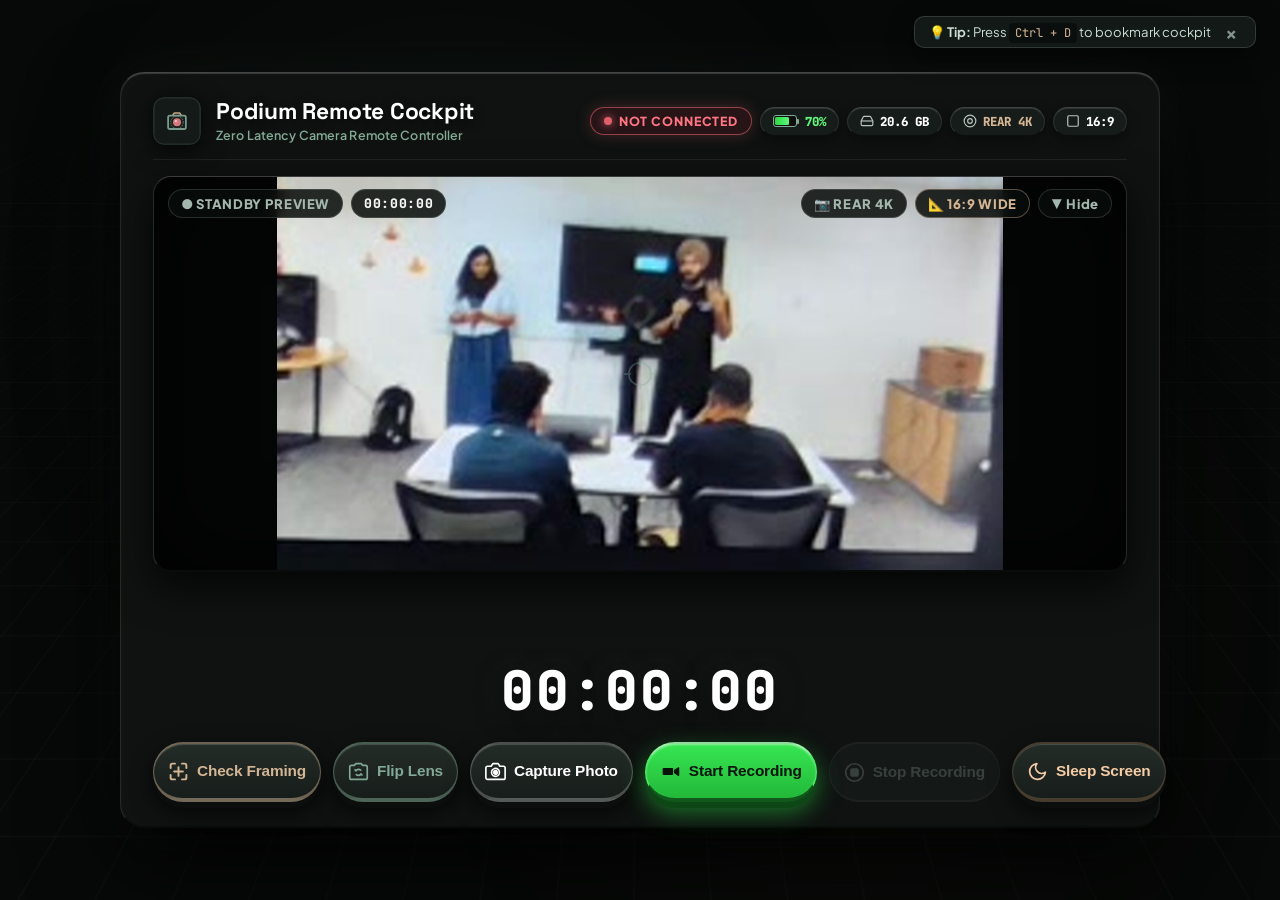
<file: dashboard_preview.html>
<!DOCTYPE html>
<html lang="en">
<head>
  <meta charset="UTF-8">
  <meta name="viewport" content="width=device-width, initial-scale=1.0, maximum-scale=1.0, user-scalable=no">
  <title>Podium Remote Cockpit — Zero-Latency Camera Control</title>
  <link rel="preconnect" href="https://fonts.googleapis.com">
  <link rel="preconnect" href="https://fonts.gstatic.com" crossorigin>
  <link href="https://fonts.googleapis.com/css2?family=Space+Grotesk:wght@600;700;800;900&family=Plus+Jakarta+Sans:wght@500;600;700;800&family=JetBrains+Mono:wght@700;800;900&display=swap" rel="stylesheet">
  <style>
    :root {
      --bg-space: #070908;
      --card-bg: rgba(16, 20, 18, 0.95);
      --border-panel: #222b26;
      --bevel-top: rgba(255, 255, 255, 0.22);
      --bevel-bottom: #090c0a;
      
      --accent-green: #29d943;
      --accent-green-glow: rgba(41, 217, 67, 0.5);
      --accent-sage: #82a896;
      --accent-sand: #d4b594;
      --accent-coral: #e0606a;
      --accent-coral-glow: rgba(224, 96, 106, 0.6);
      
      --capsule-bg: rgba(24, 31, 28, 0.85);
      --capsule-border: rgba(255, 255, 255, 0.09);
      --text-main: #f5f8f6;
      --text-muted: #82948c;
    }

    * { box-sizing: border-box; margin: 0; padding: 0; }
    
    html, body {
      width: 100%;
      height: 100%;
      overflow: hidden;
      background: var(--bg-space);
      font-family: 'Plus Jakarta Sans', system-ui, -apple-system, sans-serif;
      color: var(--text-main);
      display: flex;
      align-items: center;
      justify-content: center;
      user-select: none;
      -webkit-font-smoothing: antialiased;
    }

    /* Ambient Spatial Background Grid & Nebula */
    .space-bg {
      position: fixed;
      inset: 0;
      z-index: 1;
      overflow: hidden;
      pointer-events: none;
    }
    .grid-plane {
      position: absolute;
      width: 200%;
      height: 200%;
      top: -50%;
      left: -50%;
      background-image: 
        linear-gradient(rgba(130, 168, 150, 0.035) 1px, transparent 1px),
        linear-gradient(90deg, rgba(130, 168, 150, 0.035) 1px, transparent 1px);
      background-size: 44px 44px;
      transform: perspective(600px) rotateX(45deg);
      animation: gridDrift 45s linear infinite;
    }
    @keyframes gridDrift {
      0% { transform: perspective(600px) rotateX(45deg) translateY(0); }
      100% { transform: perspective(600px) rotateX(45deg) translateY(44px); }
    }
    .orb {
      position: absolute;
      border-radius: 50%;
      filter: blur(140px);
      opacity: 0.22;
    }
    .orb-1 {
      top: 5%;
      left: 15%;
      width: 520px;
      height: 520px;
      background: radial-gradient(circle, #5b8772 0%, transparent 70%);
    }
    .orb-2 {
      bottom: 5%;
      right: 15%;
      width: 480px;
      height: 480px;
      background: radial-gradient(circle, #a8845e 0%, transparent 70%);
    }

    /* Floating Bookmark Tip (Top Right of Screen) */
    .screen-tip-bookmark {
      position: fixed;
      top: 16px;
      right: 24px;
      z-index: 99;
      display: flex;
      align-items: center;
      gap: 10px;
      background: rgba(20, 27, 24, 0.94);
      border: 1px solid rgba(255, 255, 255, 0.14);
      border-radius: 10px;
      padding: 6px 14px;
      font-size: 0.82rem;
      color: #cbdcd3;
      backdrop-filter: blur(16px);
      box-shadow: 0 8px 24px rgba(0,0,0,0.6);
      transition: opacity 0.3s ease, transform 0.3s ease;
    }
    .screen-tip-bookmark.hide {
      opacity: 0;
      transform: translateY(-8px);
      pointer-events: none;
    }
    .screen-tip-bookmark code {
      background: rgba(0,0,0,0.45);
      padding: 2px 6px;
      border-radius: 4px;
      color: var(--accent-sand);
      font-family: 'JetBrains Mono', monospace;
      font-size: 0.92em;
    }
    .tip-close-btn {
      cursor: pointer;
      font-size: 1.15rem;
      font-weight: 800;
      color: var(--text-muted);
      line-height: 1;
      padding: 0 4px;
      transition: color 0.15s ease;
    }
    .tip-close-btn:hover { color: #fff; }

    /* 70% Scale Executive Cockpit Console */
    .cockpit-box {
      position: relative;
      z-index: 2;
      width: 74vw;
      min-width: 1040px;
      max-width: 1160px;
      min-height: 84vh;
      max-height: 94vh;
      background: var(--card-bg);
      backdrop-filter: blur(32px);
      -webkit-backdrop-filter: blur(32px);
      border: 1px solid var(--border-panel);
      border-top: 1.5px solid var(--bevel-top);
      border-bottom: 2.5px solid var(--bevel-bottom);
      border-radius: 24px;
      padding: 24px 32px;
      box-shadow: 
        0 35px 90px rgba(0,0,0,0.92), 
        0 0 60px rgba(130, 168, 150, 0.08),
        inset 0 1px 1px rgba(255,255,255,0.18);
      display: flex;
      flex-direction: column;
      justify-content: space-between;
    }

    /* Top Executive Header Bar */
    .header-bar {
      display: flex;
      align-items: center;
      justify-content: space-between;
      width: 100%;
      padding-bottom: 14px;
      border-bottom: 1px solid rgba(255, 255, 255, 0.07);
    }
    .brand-section {
      display: flex;
      align-items: center;
      gap: 15px;
      flex-shrink: 0;
    }
    .brand-icon {
      width: 48px;
      height: 48px;
      flex-shrink: 0;
      border-radius: 12px;
      filter: drop-shadow(0 4px 12px rgba(0,0,0,0.7));
    }
    .brand-titles {
      display: flex;
      flex-direction: column;
      gap: 3px;
      white-space: nowrap;
    }
    .brand-title {
      font-family: 'Space Grotesk', -apple-system, sans-serif;
      font-size: 1.42rem;
      font-weight: 800;
      letter-spacing: -0.01em;
      word-spacing: normal;
      color: #ffffff;
      line-height: 1.15;
      text-shadow: 0 2px 10px rgba(0,0,0,0.5);
    }
    .brand-subtitle {
      font-size: 0.78rem;
      font-weight: 600;
      color: var(--accent-sage);
      letter-spacing: 0.01em;
      line-height: 1.2;
    }

    /* Header Telemetry HUD Group (Compact Glassmorphic Capsules) */
    .header-hud-group {
      display: flex;
      align-items: center;
      gap: 8px;
    }
    .hud-capsule {
      background: var(--capsule-bg);
      border: 1px solid var(--capsule-border);
      border-top: 1.2px solid rgba(255,255,255,0.18);
      border-bottom: 1.5px solid rgba(0,0,0,0.5);
      border-radius: 999px;
      padding: 5px 12px;
      display: inline-flex;
      align-items: center;
      gap: 6px;
      font-size: 0.78rem;
      font-weight: 800;
      color: #d6e2dc;
      box-shadow: 0 4px 12px rgba(0,0,0,0.4), inset 0 1px 0 rgba(255,255,255,0.1);
      white-space: nowrap;
      cursor: default;
    }
    .hud-capsule svg {
      width: 14px;
      height: 14px;
      opacity: 0.85;
      flex-shrink: 0;
    }
    .hud-capsule .hud-val {
      font-family: 'JetBrains Mono', monospace;
      color: #ffffff;
    }
    .hud-capsule .hud-val.good { color: #5ef579; }
    .hud-capsule .hud-val.accent { color: var(--accent-sand); }

    /* Visual 3D Battery Progress Meter */
    .battery-meter-shell {
      position: relative;
      width: 24px;
      height: 12px;
      border: 1.5px solid #82a896;
      border-radius: 3px;
      padding: 1px;
      display: flex;
      align-items: center;
      background: rgba(0, 0, 0, 0.5);
      margin-right: 2px;
    }
    .battery-meter-fill {
      height: 100%;
      border-radius: 1.5px;
      background: linear-gradient(90deg, #29d943, #5ef579);
      transition: width 0.4s cubic-bezier(0.16, 1, 0.3, 1), background 0.3s ease;
    }
    .battery-meter-fill.low {
      background: linear-gradient(90deg, #e0606a, #ff7582);
    }
    .battery-terminal {
      position: absolute;
      right: -3px;
      top: 2.5px;
      width: 2px;
      height: 5px;
      background: #82a896;
      border-radius: 0 1px 1px 0;
    }

    /* High-End Avionics Connection Beacon */
    .avionics-conn-badge {
      display: inline-flex;
      align-items: center;
      gap: 7px;
      background: rgba(24, 38, 29, 0.9);
      border: 1.2px solid rgba(41, 217, 67, 0.45);
      border-radius: 999px;
      padding: 5px 13px;
      font-size: 0.78rem;
      font-weight: 800;
      letter-spacing: 0.07em;
      color: #5ef579;
      box-shadow: 0 0 16px rgba(41, 217, 67, 0.25), inset 0 1px 0 rgba(255,255,255,0.15);
      transition: all 0.2s ease;
    }
    .radar-ring {
      position: relative;
      width: 8px;
      height: 8px;
      border-radius: 50%;
      background: var(--accent-green);
      box-shadow: 0 0 8px var(--accent-green);
    }
    .radar-ring::after {
      content: '';
      position: absolute;
      inset: -4px;
      border-radius: 50%;
      border: 1.5px solid var(--accent-green);
      animation: radarPing 1.8s infinite ease-out;
      opacity: 0.7;
    }
    @keyframes radarPing {
      0% { transform: scale(0.6); opacity: 1; }
      100% { transform: scale(2.2); opacity: 0; }
    }
    .avionics-conn-badge.offline {
      border-color: rgba(224, 96, 106, 0.6);
      background: rgba(42, 22, 25, 0.9);
      color: #ff7582;
      box-shadow: 0 0 16px rgba(224, 96, 106, 0.25);
    }
    .avionics-conn-badge.offline .radar-ring {
      background: var(--accent-coral);
      box-shadow: 0 0 8px var(--accent-coral);
    }
    .avionics-conn-badge.offline .radar-ring::after {
      animation: none;
      display: none;
    }

    /* Central Viewfinder Showcase with Generous Spacing */
    .vf-section {
      width: 100%;
      margin: 16px 0 12px 0;
      display: flex;
      flex-direction: column;
      align-items: center;
      flex-grow: 1;
    }
    .vf-display-box {
      position: relative;
      width: 100%;
      height: 44vh;
      min-height: 280px;
      max-height: 430px;
      background: #040605;
      border: 1.5px solid var(--border-panel);
      border-top: 1.5px solid var(--bevel-top);
      border-bottom: 2px solid var(--bevel-bottom);
      border-radius: 18px;
      overflow: hidden;
      display: flex;
      align-items: center;
      justify-content: center;
      box-shadow: 
        inset 0 0 90px rgba(0,0,0,0.96), 
        0 14px 40px rgba(0,0,0,0.75);
      transition: height 0.3s ease;
    }
    .vf-display-box.collapsed {
      height: 52px;
      min-height: 52px;
    }
    .vf-img {
      width: 100%;
      height: 100%;
      object-fit: contain;
      background: transparent;
      transition: transform 0.25s ease;
    }
    .vf-empty-state {
      display: flex;
      flex-direction: column;
      align-items: center;
      gap: 10px;
      color: #63776e;
      font-size: 0.95rem;
      text-align: center;
      padding: 24px;
    }
    .vf-reticle {
      position: absolute;
      top: 50%;
      left: 50%;
      width: 36px;
      height: 36px;
      transform: translate(-50%, -50%);
      pointer-events: none;
      opacity: 0.35;
    }
    .vf-glass-hud {
      position: absolute;
      top: 12px;
      left: 14px;
      right: 14px;
      display: flex;
      justify-content: space-between;
      align-items: center;
      pointer-events: none;
      z-index: 5;
    }
    .vf-hud-left, .vf-hud-right {
      display: flex;
      align-items: center;
      gap: 8px;
    }
    .vf-pill-tag {
      font-size: 0.82rem;
      font-weight: 800;
      padding: 5px 12px;
      border-radius: 999px;
      background: rgba(8, 12, 10, 0.85);
      color: #a4b7af;
      border: 1px solid rgba(255,255,255,0.14);
      letter-spacing: 0.05em;
      backdrop-filter: blur(8px);
      white-space: nowrap;
    }
    .vf-pill-tag.rec-live {
      background: rgba(224, 96, 106, 0.6);
      color: #ffffff;
      border-color: #ff9ba3;
      box-shadow: 0 0 20px rgba(224, 96, 106, 0.8);
    }
    .vf-pill-tag.mono-time {
      font-family: 'JetBrains Mono', monospace;
      color: rgba(255,255,255,0.95);
    }
    .vf-interactive-pill {
      pointer-events: auto;
      cursor: default;
    }
    .vf-orient-highlight {
      border-color: rgba(212, 181, 148, 0.4);
      color: var(--accent-sand);
    }

    /* Studio Monospace Timer Readout with HUD Toast */
    .timer-console-section {
      display: flex;
      align-items: center;
      justify-content: center;
      margin: 14px 0 24px 0;
      position: relative;
    }
    .timer-readout-huge {
      font-family: 'JetBrains Mono', monospace;
      font-size: 3.4rem;
      font-weight: 900;
      letter-spacing: 0.03em;
      color: #ffffff;
      line-height: 1;
      text-shadow: 0 6px 26px rgba(0,0,0,0.8), 0 0 40px rgba(255,255,255,0.12);
      transition: opacity 0.15s ease;
    }

    /* Floating In-Cockpit HUD Event Banner */
    .hud-banner-toast {
      position: absolute;
      top: -54px;
      left: 50%;
      transform: translateX(-50%);
      background: rgba(18, 25, 21, 0.97);
      border: 1.5px solid rgba(130, 168, 150, 0.55);
      border-top: 1.5px solid rgba(255, 255, 255, 0.28);
      border-radius: 999px;
      padding: 9px 24px;
      font-size: 0.92rem;
      font-weight: 800;
      letter-spacing: 0.02em;
      color: #ffffff;
      backdrop-filter: blur(18px);
      box-shadow: 
        0 14px 34px rgba(0,0,0,0.85), 
        0 0 24px rgba(130, 168, 150, 0.28),
        inset 0 1px 1px rgba(255,255,255,0.22);
      opacity: 0;
      pointer-events: none;
      transition: all 0.28s cubic-bezier(0.16, 1, 0.3, 1);
      white-space: nowrap;
      z-index: 20;
    }
    .hud-banner-toast.show {
      opacity: 1;
      transform: translateX(-50%) translateY(-6px);
    }

    /* REAL TACTILE 3D OVAL-CURVED COCKPIT BUTTONS (6 ONE-LINER BUTTONS) */
    .cockpit-dock-grid {
      display: grid;
      grid-template-columns: repeat(6, 1fr);
      gap: 12px;
      width: 100%;
    }
    .tactile-btn {
      position: relative;
      padding: 0 14px;
      height: 60px;
      border-radius: 30px;
      border: 1px solid #2d3832;
      border-top: 2px solid rgba(255, 255, 255, 0.26);
      border-bottom: 4px solid #090d0b;
      font-size: 0.96rem;
      font-weight: 800;
      letter-spacing: -0.01em;
      cursor: pointer;
      display: inline-flex;
      flex-direction: row;
      align-items: center;
      justify-content: center;
      gap: 8px;
      white-space: nowrap;
      user-select: none;
      background: linear-gradient(180deg, #242c28 0%, #171d1a 100%);
      color: #ffffff;
      box-shadow: 
        0 6px 0 #0b0e0c, 
        0 10px 22px rgba(0,0,0,0.7), 
        inset 0 1px 1px rgba(255,255,255,0.18);
      transition: all 0.12s ease;
    }
    .tactile-btn svg {
      width: 21px;
      height: 21px;
      flex-shrink: 0;
    }
    .tactile-btn:hover:not(:disabled) {
      transform: translateY(-2px);
      box-shadow: 
        0 8px 0 #0b0e0c, 
        0 14px 28px rgba(0,0,0,0.8), 
        inset 0 1px 1px rgba(255,255,255,0.28);
    }
    .tactile-btn:active:not(:disabled) {
      transform: translateY(3px);
      border-bottom-width: 1.5px;
      box-shadow: 
        0 2px 0 #0b0e0c, 
        0 4px 10px rgba(0,0,0,0.6), 
        inset 0 2px 4px rgba(0,0,0,0.6);
    }

    /* 1. Check Framing Button */
    .btn-frame {
      border-color: rgba(212, 181, 148, 0.45);
      color: var(--accent-sand);
    }
    .btn-frame:hover { background: linear-gradient(180deg, #2f2a24 0%, #1e1a16 100%); }

    /* 2. Flip Lens Button */
    .btn-flip {
      border-color: rgba(130, 168, 150, 0.45);
      color: var(--accent-sage);
    }
    .btn-flip:hover { background: linear-gradient(180deg, #232d28 0%, #161e1a 100%); }

    /* 3. Capture Photo Button */
    .btn-snap {
      border-color: rgba(255, 255, 255, 0.22);
      color: #ffffff;
    }
    .btn-snap:hover { background: linear-gradient(180deg, #2d3531 0%, #1c221f 100%); }

    /* 4. Start Recording Button: 3D Vivid Emerald Engine */
    .btn-record-go {
      background: linear-gradient(180deg, #37e652 0%, #22b839 100%);
      color: #051408;
      border-color: #4df064;
      border-top: 2px solid rgba(255, 255, 255, 0.5);
      border-bottom: 4px solid #10591b;
      box-shadow: 
        0 6px 0 #0d4715, 
        0 10px 24px var(--accent-green-glow), 
        inset 0 1px 2px rgba(255,255,255,0.45);
    }
    .btn-record-go:hover:not(:disabled) {
      background: linear-gradient(180deg, #44f75f 0%, #28c940 100%);
      box-shadow: 
        0 8px 0 #0d4715, 
        0 14px 30px rgba(41, 217, 67, 0.7);
    }
    .btn-record-go:active:not(:disabled) {
      transform: translateY(3px);
      border-bottom-width: 1.5px;
      box-shadow: 0 2px 0 #0d4715, 0 4px 12px rgba(41, 217, 67, 0.5);
    }
    .btn-record-go:disabled {
      background: #17211a;
      color: #4b5d52;
      border-color: #222f26;
      border-bottom-width: 2px;
      box-shadow: none;
      cursor: not-allowed;
      opacity: 0.45;
      transform: none !important;
    }

    /* 5. Stop Recording Button: Standby Neutral / Active Ruby Pulse */
    .btn-record-halt {
      background: #1c221f;
      color: #6a7a73;
      border-color: #2d3632;
      border-bottom-width: 2px;
      box-shadow: none;
      opacity: 0.45;
      cursor: not-allowed;
    }
    .btn-record-halt.active-rec {
      background: linear-gradient(180deg, #fa6672 0%, #db3b47 100%) !important;
      color: #ffffff !important;
      border-color: #ff9ba3 !important;
      border-top: 2px solid rgba(255, 255, 255, 0.5) !important;
      border-bottom: 4px solid #6b141b !important;
      opacity: 1.0 !important;
      cursor: pointer !important;
      box-shadow: 
        0 6px 0 #571015, 
        0 10px 30px var(--accent-coral-glow), 
        inset 0 1px 2px rgba(255,255,255,0.45) !important;
      animation: stopPulse 1.4s infinite ease-in-out;
    }
    @keyframes stopPulse {
      0%, 100% { transform: scale(1); }
      50% { transform: scale(1.02); box-shadow: 0 0 32px rgba(224, 96, 106, 0.95); }
    }

    /* 6. Sleep / Wake OLED Switch */
    .btn-sleep-wake {
      border-color: #473d2f;
      color: #f5cca6;
    }
    .btn-sleep-wake:hover { background: linear-gradient(180deg, #2e261d 0%, #1c1712 100%); }
    .btn-sleep-wake.is-dimmed {
      background: linear-gradient(180deg, #483a26 0%, #2b2216 100%);
      color: #ffe4be;
      border-color: #ffd89c;
      box-shadow: 0 0 20px rgba(255, 216, 156, 0.35);
    }

    /* Responsive scaling */
    @media (max-width: 960px) {
      .cockpit-box { width: 94vw; min-width: auto; padding: 16px; }
      .cockpit-dock-grid { grid-template-columns: repeat(3, 1fr); }
      .header-hud-group { flex-wrap: wrap; }
      .timer-readout-huge { font-size: 2.5rem; }
    }
  </style>
</head>
<body>

  <!-- Ambient Spatial Grid & Nebula Background -->
  <div class="space-bg">
    <div class="grid-plane"></div>
    <div class="orb orb-1"></div>
    <div class="orb orb-2"></div>
  </div>

  <!-- Floating Bookmark Tip (Top Right of Screen) -->
  <div id="screen-bookmark-tip" class="screen-tip-bookmark">
    <span>💡 <strong>Tip:</strong> Press <code>Ctrl + D</code> to bookmark cockpit</span>
    <span class="tip-close-btn" onclick="dismissBookmarkTip()">×</span>
  </div>

  <!-- 60% Scale Executive Cockpit Console -->
  <div class="cockpit-box">
    
    <!-- Top Executive Header Bar -->
    <div class="header-bar">
      <div class="brand-section">
        <!-- Official Application Camera Logo (Matches Phone ic_launcher) -->
        <svg class="brand-icon" viewBox="0 0 108 108" fill="none" xmlns="http://www.w3.org/2000/svg">
          <rect width="108" height="108" rx="24" fill="#141a17"/>
          <rect x="2" y="2" width="104" height="104" rx="22" stroke="#26332d" stroke-width="3"/>
          <!-- Top viewfinder prism ridge (gold / sand accent) -->
          <path d="M48 36H60L64 42H44L48 36Z" stroke="#c5a582" stroke-width="3.5" stroke-linejoin="round" fill="#1e2622"/>
          <!-- Camera chassis frame (sage green) -->
          <rect x="34" y="42" width="40" height="30" rx="4" stroke="#7a9a8b" stroke-width="4" fill="#18201c"/>
          <!-- Camera lens aperture (coral red) -->
          <circle cx="54" cy="57" r="9" fill="#d9777f"/>
          <!-- Lens aperture outer focus ring -->
          <circle cx="54" cy="57" r="14" stroke="#7a9a8b" stroke-width="1.8" stroke-dasharray="3 2.5"/>
          <!-- Lens optical glass glint reflection -->
          <circle cx="51.5" cy="54.5" r="2.5" fill="#ffffff" opacity="0.6"/>
        </svg>
        <div class="brand-titles">
          <span class="brand-title">Podium Remote Cockpit</span>
          <span class="brand-subtitle">Zero Latency Camera Remote Controller</span>
        </div>
      </div>

      <!-- Header Telemetry HUD Group (Compact Glassmorphic Capsules) -->
      <div class="header-hud-group">
        <!-- Avionics Connection Beacon (CONNECTED / NOT CONNECTED) -->
        <div id="conn-badge" class="avionics-conn-badge">
          <span class="radar-ring"></span>
          <span id="conn-text">CONNECTED</span>
        </div>

        <!-- Battery Capsule with Visual Progress Bar -->
        <div class="hud-capsule" title="Phone Battery Level">
          <div class="battery-meter-shell">
            <div id="tele-battery-fill" class="battery-meter-fill" style="width: 70%;"></div>
            <div class="battery-terminal"></div>
          </div>
          <span class="hud-val good" id="tele-battery">70%</span>
        </div>

        <!-- Storage Capsule -->
        <div class="hud-capsule" title="Phone Free Storage">
          <svg viewBox="0 0 24 24" fill="none" stroke="currentColor" stroke-width="2"><line x1="22" y1="12" x2="2" y2="12"/><path d="M5.45 5.11L2 12v6a2 2 0 0 0 2 2h16a2 2 0 0 0 2-2v-6l-3.45-6.89A2 2 0 0 0 16.76 4H7.24a2 2 0 0 0-1.79 1.11z"/></svg>
          <span class="hud-val" id="tele-storage">20.6 GB</span>
        </div>

        <!-- Optical Lens Capsule -->
        <div id="capsule-lens" class="hud-capsule" title="Active Optical Lens (REAR 4K / FRONT 1080p)">
          <svg viewBox="0 0 24 24" fill="none" stroke="currentColor" stroke-width="2"><circle cx="12" cy="12" r="10"/><circle cx="12" cy="12" r="4"/></svg>
          <span class="hud-val accent" id="tele-lens">REAR 4K</span>
        </div>

        <!-- Framing Mode Capsule -->
        <div id="capsule-aspect" class="hud-capsule" title="Framing Aspect Ratio (16:9 / 9:16)">
          <svg viewBox="0 0 24 24" fill="none" stroke="currentColor" stroke-width="2"><rect x="3" y="3" width="18" height="18" rx="2"/></svg>
          <span class="hud-val" id="tele-aspect">16:9</span>
        </div>
      </div>
    </div>

    <!-- Central Viewfinder Showcase with Generous Spacing -->
    <div class="vf-section">
      <div id="vf-box" class="vf-display-box">
        <img id="vf-img" class="vf-img" src="Podium_Remote_Landing_Page/assets/vf_room_live.png" alt="Live Viewfinder Frame" style="display:block;" />
        <div id="vf-ph" class="vf-empty-state" style="display:none;">
          <svg width="48" height="48" viewBox="0 0 24 24" fill="none" stroke="currentColor" stroke-width="1.6"><circle cx="12" cy="12" r="9"/><circle cx="12" cy="12" r="3"/></svg>
          <span>Awaiting Viewfinder Signal<br><small style="color:#50645c;">Tap "Check Framing" below to stream a test composition</small></span>
        </div>
        <svg class="vf-reticle" viewBox="0 0 32 32" fill="none" stroke="#82a896" stroke-width="1.5"><circle cx="16" cy="16" r="10"/><line x1="16" y1="2" x2="16" y2="8"/><line x1="16" y1="24" x2="16" y2="30"/><line x1="2" y1="16" x2="8" y2="16"/><line x1="24" y1="16" x2="30" y2="16"/></svg>
        
        <div class="vf-glass-hud">
          <div class="vf-hud-left">
            <div id="vf-status" class="vf-pill-tag">● STANDBY PREVIEW</div>
            <div id="vf-time" class="vf-pill-tag mono-time">00:00:00</div>
          </div>
          <div class="vf-hud-right">
            <!-- Dynamic Interactive Badges for Lens & Orientation -->
            <div id="vf-lens-badge" class="vf-pill-tag vf-interactive-pill" onclick="switchCamera()" title="Click to Flip Lens">📷 REAR 4K</div>
            <div id="vf-orient-badge" class="vf-pill-tag vf-interactive-pill vf-orient-highlight" onclick="checkFraming()" title="Click to Refresh Composition">📐 16:9 WIDE</div>
            <div class="vf-pill-tag vf-interactive-pill" onclick="togglePreviewCollapse()">▼ Hide</div>
          </div>
        </div>
      </div>
    </div>

    <!-- Studio Timer Readout with Floating HUD Toast -->
    <div class="timer-console-section">
      <div id="hud-toast" class="hud-banner-toast">● 4K Recording Started</div>
      <span class="timer-readout-huge" id="timer">00:00:00</span>
    </div>

    <!-- REAL TACTILE 3D OVAL-CURVED COCKPIT BUTTONS (6 ONE-LINER BUTTONS) -->
    <div class="cockpit-dock-grid">
      <!-- 1. Check Framing Button -->
      <button class="tactile-btn btn-frame" onclick="checkFraming()" title="10ms Viewfinder Framing Snapshot">
        <svg viewBox="0 0 24 24" fill="none" stroke="currentColor" stroke-width="2.2" stroke-linecap="round" stroke-linejoin="round">
          <path d="M3 8V5a2 2 0 0 1 2-2h3M16 3h3a2 2 0 0 1 2 2v3M21 16v3a2 2 0 0 1-2 2h-3M8 21H5a2 2 0 0 1-2-2v-3"/>
          <path d="M12 7v10M7 12h10"/>
        </svg>
        <span>Check Framing</span>
      </button>

      <!-- 2. Flip Camera Lens Button -->
      <button id="btn-flip" class="tactile-btn btn-flip" onclick="switchCamera()" title="Switch Front 1080p / Rear 4K Lens">
        <svg viewBox="0 0 24 24" fill="none" stroke="currentColor" stroke-width="1.9" stroke-linecap="round" stroke-linejoin="round">
          <path d="M9 3L7.17 5H4c-1.1 0-2 0.9-2 2v12c0 1.1 0.9 2 2 2h16c1.1 0 2-0.9 2-2V7c0-1.1-0.9-2-2-2h-3.17L15 3H9z"/>
          <path d="M14.5 10.5A3.5 3.5 0 0 0 9.2 11.2l-1.2-1.2"/>
          <path d="M9.5 15.5A3.5 3.5 0 0 0 14.8 14.8l1.2 1.2"/>
        </svg>
        <span id="btn-flip-text">Flip Lens</span>
      </button>

      <!-- 3. Capture Photo Button -->
      <button class="tactile-btn btn-snap" onclick="capturePhoto()" title="Capture High-Res Photo to Phone Gallery">
        <svg viewBox="0 0 24 24" fill="none" stroke="currentColor" stroke-width="1.9" stroke-linecap="round" stroke-linejoin="round">
          <path d="M23 19a2 2 0 0 1-2 2H3a2 2 0 0 1-2-2V8a2 2 0 0 1 2-2h4l2-3h6l2 3h4a2 2 0 0 1 2 2z"/>
          <circle cx="12" cy="13" r="4.5"/>
          <circle cx="12" cy="13" r="2" fill="currentColor"/>
        </svg>
        <span>Capture Photo</span>
      </button>

      <!-- 4. Start Recording Button (3D Emerald Engine) -->
      <button id="btn-start" class="tactile-btn btn-record-go" onclick="startRecord()" title="Start 4K Video Recording">
        <svg viewBox="0 0 24 24" fill="currentColor">
          <path d="M15 8v8H4c-0.55 0-1-0.45-1-1V9c0-0.55 0.45-1 1-1h11z"/>
          <path d="M16 10.2l4.8-3.2c0.5-0.33 1.2 0.03 1.2 0.64v8.72c0 0.61-0.7 0.97-1.2 0.64L16 13.8v-3.6z"/>
        </svg>
        <span>Start Recording</span>
      </button>

      <!-- 5. Stop Recording Button (Tactile Ruby Pulse) -->
      <button id="btn-stop" class="tactile-btn btn-record-halt" onclick="stopRecord()" disabled title="Finalize and Save Recording">
        <svg viewBox="0 0 24 24" fill="none" stroke="currentColor" stroke-width="1.9" stroke-linecap="round" stroke-linejoin="round">
          <path d="M12 2A10 10 0 1 0 22 12A10 10 0 0 0 12 2z"/>
          <rect x="8" y="8" width="8" height="8" rx="1.5" fill="currentColor"/>
        </svg>
        <span>Stop Recording</span>
      </button>

      <!-- 6. Sleep / Wake OLED Switch -->
      <button id="btn-dim" class="tactile-btn btn-sleep-wake" onclick="togglePhoneDim()" title="Toggle Screen Sleep / Full Brightness">
        <svg id="dim-icon" viewBox="0 0 24 24" fill="none" stroke="currentColor" stroke-width="2" stroke-linecap="round" stroke-linejoin="round">
          <path d="M21 12.79A9 9 0 1 1 11.21 3 7 7 0 0 0 21 12.79z"/>
        </svg>
        <span id="btn-dim-text">Sleep Screen</span>
      </button>
    </div>

  </div>

  <script>
    const isLocalLaptop = ['localhost', '127.0.0.1', '10.26.185.65'].includes(window.location.hostname);
    const host = (isLocalLaptop || !window.location.hostname) ? '10.26.185.48' : window.location.hostname;
    const wsUrl = 'ws://' + host + ':8088';
    let ws = null;
    let isRecording = false;
    let isPhoneDimmed = false;
    let isPreviewCollapsed = false;
    let toastTimeout = null;
    let activeLens = 'REAR 4K';
    let isLandscapeMode = true;

    function dismissBookmarkTip() {
      const tip = document.getElementById('screen-bookmark-tip');
      if (tip) tip.classList.add('hide');
    }
    setTimeout(dismissBookmarkTip, 8000);

    function smoothResetTimer() {
      const timerEl = document.getElementById('timer');
      const vfTimeEl = document.getElementById('vf-time');
      if (timerEl) {
        timerEl.style.opacity = '0.25';
        setTimeout(() => {
          timerEl.textContent = '00:00:00';
          timerEl.style.opacity = '1';
        }, 70);
      }
      if (vfTimeEl) {
        vfTimeEl.textContent = '00:00:00';
      }
    }

    function showHudToast(message) {
      const toast = document.getElementById('hud-toast');
      if (!toast) return;
      if (toastTimeout) clearTimeout(toastTimeout);
      toast.textContent = message;
      toast.classList.add('show');
      toastTimeout = setTimeout(() => {
        toast.classList.remove('show');
      }, 2600);
    }

    function togglePreviewCollapse() {
      const vfBox = document.getElementById('vf-box');
      const toggleBtn = document.querySelector('.vf-interactive-pill:last-child');
      isPreviewCollapsed = !isPreviewCollapsed;
      if (isPreviewCollapsed) {
        vfBox.classList.add('collapsed');
        if (toggleBtn) toggleBtn.textContent = '▲ Show';
      } else {
        vfBox.classList.remove('collapsed');
        if (toggleBtn) toggleBtn.textContent = '▼ Hide';
      }
    }

    function updateLensDisplay(lensName) {
      activeLens = lensName;
      const teleLens = document.getElementById('tele-lens');
      const vfLensBadge = document.getElementById('vf-lens-badge');
      const flipBtnText = document.getElementById('btn-flip-text');
      
      const isFront = lensName.toUpperCase().includes('FRONT');
      const shortName = isFront ? 'FRONT 1080p' : 'REAR 4K';
      
      if (teleLens) teleLens.textContent = shortName;
      if (vfLensBadge) vfLensBadge.textContent = isFront ? '🤳 FRONT 1080p' : '📷 REAR 4K';
      if (flipBtnText) flipBtnText.textContent = isFront ? 'Flip to Rear' : 'Flip to Front';
    }

    function updateOrientationDisplay(isLandscape) {
      isLandscapeMode = isLandscape;
      const teleAspect = document.getElementById('tele-aspect');
      const vfOrientBadge = document.getElementById('vf-orient-badge');
      
      if (isLandscape) {
        if (teleAspect) teleAspect.textContent = '16:9';
        if (vfOrientBadge) {
          vfOrientBadge.textContent = '📐 16:9 WIDE';
          vfOrientBadge.style.color = 'var(--accent-sand)';
        }
        showHudToast('📐 Phone Rotated: 16:9 Widescreen (Landscape Mode)');
      } else {
        if (teleAspect) teleAspect.textContent = '9:16';
        if (vfOrientBadge) {
          vfOrientBadge.textContent = '📱 9:16 REEL';
          vfOrientBadge.style.color = '#72ff88';
        }
        showHudToast('📱 Phone Rotated: 9:16 Vertical (Reels / Shorts Mode)');
      }
    }

    function connect() {
      ws = new WebSocket(wsUrl);
      ws.onopen = () => {
        const badge = document.getElementById('conn-badge');
        const text = document.getElementById('conn-text');
        if (text) text.textContent = 'CONNECTED';
        if (badge) badge.className = 'avionics-conn-badge';
        showHudToast('● Cockpit Connected to Phone');
        checkFraming();
        setTimeout(checkFraming, 500);
      };
      ws.onclose = () => {
        const badge = document.getElementById('conn-badge');
        const text = document.getElementById('conn-text');
        if (text) text.textContent = 'NOT CONNECTED';
        if (badge) badge.className = 'avionics-conn-badge offline';
        setTimeout(connect, 2000);
      };
      ws.onmessage = (event) => {
        try {
          const msg = JSON.parse(event.data);
          handleEvent(msg);
        } catch (e) {
          console.error("WS Parse error", e);
        }
      };
    }

    function handleEvent(msg) {
      const event = msg.event;
      const data = msg.data || {};

      switch(event) {
        case 'RECORDING_STARTED':
          isRecording = true;
          document.getElementById('timer').textContent = '00:00:00';
          document.getElementById('vf-time').textContent = '00:00:00';
          document.getElementById('btn-start').disabled = true;
          const stopBtn = document.getElementById('btn-stop');
          stopBtn.disabled = false;
          stopBtn.classList.add('active-rec');
          const vfStat = document.getElementById('vf-status');
          vfStat.textContent = '● RECORDING (4K LIVE)';
          vfStat.classList.add('rec-live');
          showHudToast('● 4K Recording Started — Saving to DCIM');
          break;

        case 'RECORDING_STOPPED':
          isRecording = false;
          smoothResetTimer();
          document.getElementById('btn-start').disabled = false;
          const sBtn = document.getElementById('btn-stop');
          sBtn.disabled = true;
          sBtn.classList.remove('active-rec');
          const vStat = document.getElementById('vf-status');
          vStat.textContent = '● STANDBY PREVIEW';
          vStat.classList.remove('rec-live');
          showHudToast('✓ Video Saved to /DCIM/PodiumRemote/');
          break;

        case 'TIMER_TICK':
          if (!isRecording) {
            smoothResetTimer();
            return;
          }
          const t = data.formatted || data.time || '00:00:00';
          document.getElementById('timer').textContent = t;
          document.getElementById('vf-time').textContent = t;
          break;

        case 'TELEMETRY':
          if (data.battery !== undefined) {
            const b = document.getElementById('tele-battery');
            const bFill = document.getElementById('tele-battery-fill');
            if (b) {
              b.textContent = data.battery + '%';
              b.className = 'hud-val ' + (data.battery > 20 ? 'good' : 'accent');
            }
            if (bFill) {
              bFill.style.width = Math.max(8, Math.min(100, data.battery)) + '%';
              if (data.battery <= 20) {
                bFill.classList.add('low');
              } else {
                bFill.classList.remove('low');
              }
            }
          }
          if (data.storage_gb !== undefined) {
            document.getElementById('tele-storage').textContent = data.storage_gb + ' GB';
          }
          break;

        case 'ORIENTATION_CHANGED':
          const isLandscape = data.is_landscape !== false;
          updateOrientationDisplay(isLandscape);
          break;

        case 'SCREEN_DIM_CHANGED':
          isPhoneDimmed = !!data.is_dimmed;
          const dimBtn = document.getElementById('btn-dim');
          const dimText = document.getElementById('btn-dim-text');
          const dimIcon = document.getElementById('dim-icon');
          if (isPhoneDimmed) {
            dimBtn.classList.add('is-dimmed');
            dimText.textContent = 'Wake Screen';
            dimIcon.innerHTML = '<circle cx="12" cy="12" r="5"/><line x1="12" y1="1" x2="12" y2="3"/><line x1="12" y1="21" x2="12" y2="23"/><line x1="4.22" y1="4.22" x2="5.64" y2="5.64"/><line x1="18.36" y1="18.36" x2="19.78" y2="19.78"/><line x1="1" y1="12" x2="3" y2="12"/><line x1="21" y1="12" x2="23" y2="12"/><line x1="4.22" y1="19.78" x2="5.64" y2="18.36"/><line x1="18.36" y1="5.64" x2="19.78" y2="4.22"/>';
            showHudToast('🌙 Phone Screen Sleeping (Power Saver)');
          } else {
            dimBtn.classList.remove('is-dimmed');
            dimText.textContent = 'Sleep Screen';
            dimIcon.innerHTML = '<path d="M21 12.79A9 9 0 1 1 11.21 3 7 7 0 0 0 21 12.79z"/>';
            showHudToast('☀️ Phone Screen Awakened (Full Brightness)');
          }
          break;

        case 'FRAMING_SNAPSHOT':
          if (data.image_data) {
            const img = document.getElementById('vf-img');
            const ph = document.getElementById('vf-ph');
            img.src = data.image_data;
            img.style.display = 'block';
            ph.style.display = 'none';

            if (data.is_landscape !== undefined) {
              updateOrientationDisplay(data.is_landscape);
            }
            showHudToast('⚡ Viewfinder Framing Refreshed');
          }
          break;

        case 'CAMERA_SWITCHED':
          if (data.lens) {
            updateLensDisplay(data.lens);
            showHudToast('🔄 Switched to ' + data.lens);
          }
          break;

        case 'PHOTO_CAPTURED':
          showHudToast('📷 Photo Saved to Phone Gallery!');
          break;

        case 'ACK':
          if (data.lens) {
            updateLensDisplay(data.lens);
            showHudToast('🔄 Switched to ' + data.lens);
          }
          if (msg.message === 'PHOTO_CAPTURED') {
            showHudToast('📷 Photo Saved to Phone Gallery!');
          }
          break;
      }
    }

    function sendCommand(action, params = {}) {
      if (ws && ws.readyState === WebSocket.OPEN) {
        ws.send(JSON.stringify({
          action: action,
          requestId: 'req_' + Date.now(),
          params: params
        }));
      } else {
        showHudToast('✕ Connection Lost — Reconnecting...');
      }
    }

    function startRecord() {
      document.getElementById('timer').textContent = '00:00:00';
      document.getElementById('vf-time').textContent = '00:00:00';
      sendCommand('START_RECORDING');
    }

    function stopRecord() {
      smoothResetTimer();
      sendCommand('STOP_RECORDING');
    }

    function switchCamera() {
      sendCommand('SWITCH_CAMERA');
    }

    function capturePhoto() {
      sendCommand('CAPTURE_PHOTO');
    }

    function checkFraming() {
      sendCommand('CHECK_FRAMING');
    }

    function togglePhoneDim() {
      sendCommand('TOGGLE_DIM');
    }

    window.addEventListener('DOMContentLoaded', connect);
  </script>
</body>
</html>
</file>
<file: Podium_Remote_Landing_Page/style.css>
/* ==========================================================================
   PODIUM REMOTE — DESIGN SYSTEM & CONVERSION STYLES
   Theme B: Deep Warm Charcoal (#121514) & Serene Sage (#7a9a8b)
   Kiran Kumar Design Framework (365 Days, 365 Products — Day 004)
   ========================================================================== */

:root {
  /* Canvas Dimensions */
  --container-max: 1680px;
  --container-text: 1180px;
  --nav-height: 84px;

  /* Color Palette - Clean Elevated Charcoal & High Contrast SaaS */
  --bg-main: #181e1b;
  --bg-card: rgba(28, 36, 32, 0.78);
  --bg-card-hover: rgba(34, 44, 39, 0.9);
  --bg-card-alt: #1e2622;
  --border-subtle: rgba(255, 255, 255, 0.1);
  --border-focus: rgba(94, 245, 121, 0.45);
  --border-glass: rgba(255, 255, 255, 0.14);

  /* Primary Accent: Mint / Emerald */
  --accent-sage: #5ef579;
  --accent-sage-hover: #4ade80;
  --accent-sage-light: #72ff88;
  --accent-sage-glow: rgba(94, 245, 121, 0.25);

  /* Support Accent: Sandalwood / Warm Sand */
  --accent-sand: #ffd89c;
  --accent-sand-hover: #f3cb8b;
  --accent-sand-subtle: rgba(255, 216, 156, 0.15);

  /* Hardware Tally Accent: Tally Coral / Urgent Red */
  --accent-coral: #ff5e6c;
  --accent-coral-glow: rgba(255, 94, 108, 0.35);

  /* Typography Colors - High Contrast & High Legibility */
  --text-primary: #ffffff;
  --text-secondary: #c2d4cb;
  --text-muted: #82968d;
  --text-inverse: #0a0d0c;

  /* Elevation & Multi-layer Shadows */
  --shadow-sm: 0 2px 8px rgba(0, 0, 0, 0.35);
  --shadow-md: 0 12px 32px rgba(0, 0, 0, 0.45);
  --shadow-lg: 0 24px 60px -12px rgba(0, 0, 0, 0.75);
  --shadow-hover-3d: 0 28px 56px -12px rgba(0, 0, 0, 0.8), 0 0 28px rgba(94, 245, 121, 0.16);
  --shadow-tally: 0 0 32px rgba(255, 94, 108, 0.45);

  /* Transitions */
  --transition-fast: 160ms cubic-bezier(0.16, 1, 0.3, 1);
  --transition-smooth: 280ms cubic-bezier(0.16, 1, 0.3, 1);
  --transition-spring: 420ms cubic-bezier(0.34, 1.56, 0.64, 1);
}

/* ==========================================================================
   CSS Reset & Base Rules
   ========================================================================== */
*, *::before, *::after {
  box-sizing: border-box;
  margin: 0;
  padding: 0;
}

html {
  font-family: -apple-system, BlinkMacSystemFont, "Segoe UI", Roboto, "Helvetica Neue", Arial, sans-serif;
  background-color: var(--bg-main);
  color: var(--text-primary);
  line-height: 1.6;
  scroll-behavior: smooth;
  scroll-padding-top: calc(var(--nav-height) + 24px);
  -webkit-font-smoothing: antialiased;
  -moz-osx-font-smoothing: grayscale;
  overflow-x: hidden;
}

body {
  position: relative;
  background-color: var(--bg-main);
  min-height: 100vh;
  overflow-x: hidden;
  max-width: 100vw;
}

/* Ambient Canvas Background */
#ambient-canvas {
  position: fixed;
  top: 0;
  left: 0;
  width: 100vw;
  height: 100vh;
  pointer-events: none;
  z-index: 0;
  opacity: 0.65;
}

/* Base Container */
.container {
  width: 100%;
  max-width: var(--container-max);
  margin-left: auto;
  margin-right: auto;
  padding-left: clamp(1.25rem, 3vw, 2.5rem);
  padding-right: clamp(1.25rem, 3vw, 2.5rem);
  position: relative;
  z-index: 1;
}

/* Custom Navigation Scroll-Margins */
#cockpit-demo {
  scroll-margin-top: -10px;
}

#demo-video {
  scroll-margin-top: -65px;
}

#how-it-works {
  scroll-margin-top: 0;
}

#features {
  scroll-margin-top: 35px;
}

#comparison {
  scroll-margin-top: 0;
}

#pricing {
  scroll-margin-top: 45px;
}

#platform-vote {
  scroll-margin-top: 35px;
}

#faq {
  scroll-margin-top: 0;
}

.container-text {
  max-width: var(--container-text);
  margin-left: auto;
  margin-right: auto;
}

/* Section Spacing */
.section {
  padding-top: clamp(6.5rem, 11vw, 10rem);
  padding-bottom: clamp(6.5rem, 11vw, 10rem);
  position: relative;
  z-index: 1;
}

/* Section Header Typography */
.section-header {
  text-align: center;
  margin-bottom: clamp(3.5rem, 6vw, 5.5rem);
}

.section-label {
  display: inline-flex;
  align-items: center;
  gap: 0.5rem;
  font-size: 0.825rem;
  font-weight: 700;
  letter-spacing: 0.12em;
  text-transform: uppercase;
  color: var(--accent-sage-light);
  margin-bottom: 0.85rem;
}

.section-label .dot {
  width: 6px;
  height: 6px;
  border-radius: 50%;
  background: var(--accent-sage);
  flex-shrink: 0;
}

.section-title {
  font-size: clamp(1.85rem, 3.6vw, 3rem);
  font-weight: 800;
  line-height: 1.15;
  letter-spacing: -0.03em;
  color: #ffffff;
  margin-bottom: 1rem;
}

.section-subtitle {
  font-size: clamp(1.15rem, 1.65vw, 1.38rem);
  color: var(--text-secondary);
  max-width: 780px;
  margin-left: auto;
  margin-right: auto;
  font-weight: 400;
  line-height: 1.65;
}

.single-line-subtitle {
  max-width: 1200px;
}

@media (min-width: 1024px) {
  .single-line-subtitle {
    white-space: nowrap;
    text-wrap: nowrap;
  }
}

/* ==========================================================================
   Navigation Bar
   ========================================================================== */
.site-header {
  position: fixed;
  top: 0;
  left: 0;
  width: 100%;
  height: var(--nav-height);
  z-index: 100;
  background: rgba(21, 26, 23, 0.9);
  backdrop-filter: blur(16px);
  -webkit-backdrop-filter: blur(16px);
  border-bottom: 1px solid var(--border-glass);
  transition: var(--transition-smooth);
}

.site-header .container {
  height: 100%;
  display: flex;
  align-items: center;
}

.navbar {
  display: flex;
  align-items: center;
  justify-content: space-between;
  height: 100%;
  width: 100%;
  max-width: 1480px;
  margin: 0 auto;
  padding: 0;
  box-sizing: border-box;
}

.brand-link {
  display: flex;
  align-items: center;
  gap: 0.85rem;
  text-decoration: none;
  color: #ffffff;
  flex-shrink: 0;
  white-space: nowrap !important;
}

.brand-icon {
  width: 46px;
  height: 46px;
  border-radius: 12px;
  background: #141a17;
  border: 1px solid rgba(255, 255, 255, 0.16);
  display: flex;
  align-items: center;
  justify-content: center;
  box-shadow: 0 4px 16px rgba(0, 0, 0, 0.45), 0 0 20px rgba(94, 245, 121, 0.15);
  color: var(--accent-sage);
  flex-shrink: 0;
  transition: transform var(--transition-fast), border-color var(--transition-fast);
}

.brand-icon:hover {
  transform: scale(1.05);
  border-color: rgba(94, 245, 121, 0.4);
}

.brand-text-group {
  display: flex;
  flex-direction: column;
  line-height: 1.2;
  white-space: nowrap !important;
}

.brand-name {
  font-size: 1.28rem;
  font-weight: 800;
  letter-spacing: -0.025em;
  color: #ffffff;
  white-space: nowrap !important;
}

.brand-tagline {
  font-size: 0.65rem;
  color: #889c92;
  font-weight: 500;
  letter-spacing: 0.05em;
  margin-top: 2px;
  text-transform: uppercase;
  white-space: nowrap !important;
}

.nav-links {
  display: flex;
  align-items: center;
  justify-content: center;
  gap: clamp(0.6rem, 1.1vw, 1.4rem);
  list-style: none;
  margin: 0 auto;
  padding: 0;
}

.nav-link {
  color: var(--text-secondary);
  text-decoration: none;
  font-size: clamp(0.98rem, 1.05vw, 1.08rem);
  font-weight: 600;
  white-space: nowrap !important;
  transition: color var(--transition-fast), background var(--transition-fast);
  padding: 0.4rem 0.65rem;
  border-radius: 8px;
  display: inline-flex;
  align-items: center;
  gap: 5px;
}

.nav-link:hover {
  color: #ffffff;
  background: rgba(255, 255, 255, 0.05);
}

.nav-link-highlight {
  display: inline-flex;
  align-items: center;
  gap: 5px;
}

.nav-badge {
  font-size: 0.78rem;
  line-height: 1;
}

.nav-actions {
  display: flex;
  align-items: center;
  gap: 0.85rem;
  margin-left: 0;
  flex-shrink: 0;
  white-space: nowrap;
}

/* Hamburger Toggle Button */
.hamburger-btn {
  display: none;
  flex-direction: column;
  justify-content: center;
  align-items: center;
  width: 40px;
  height: 40px;
  background: rgba(255, 255, 255, 0.05);
  border: 1px solid rgba(255, 255, 255, 0.14);
  border-radius: 10px;
  cursor: pointer;
  padding: 0;
  gap: 5px;
  transition: all 0.22s ease;
  z-index: 1001;
  flex-shrink: 0;
}

.hamburger-btn:hover {
  background: rgba(94, 245, 121, 0.12);
  border-color: rgba(94, 245, 121, 0.35);
}

.hamburger-line {
  display: block;
  width: 20px;
  height: 2px;
  background: #ffffff;
  border-radius: 2px;
  transition: transform 0.25s ease, opacity 0.25s ease, background 0.25s ease;
}

.hamburger-btn.is-active .hamburger-line:nth-child(1) {
  transform: translateY(7px) rotate(45deg);
  background: #5ef579;
}
.hamburger-btn.is-active .hamburger-line:nth-child(2) {
  opacity: 0;
}
.hamburger-btn.is-active .hamburger-line:nth-child(3) {
  transform: translateY(-7px) rotate(-45deg);
  background: #5ef579;
}

/* Mobile Nav Drawer */
.mobile-nav-drawer {
  position: fixed;
  top: 0;
  left: 0;
  width: 100vw;
  height: 100vh;
  z-index: 2000;
  display: none;
}

.mobile-nav-drawer.is-open {
  display: block;
}

.mobile-nav-backdrop {
  position: absolute;
  top: 0;
  left: 0;
  width: 100%;
  height: 100%;
  background: rgba(0, 0, 0, 0.75);
  backdrop-filter: blur(8px);
  -webkit-backdrop-filter: blur(8px);
  opacity: 0;
  transition: opacity 0.3s ease;
}

.mobile-nav-drawer.is-open .mobile-nav-backdrop {
  opacity: 1;
}

.mobile-nav-panel {
  position: absolute;
  top: 0;
  right: 0;
  width: min(85vw, 320px);
  height: 100%;
  height: 100dvh;
  background: #101513;
  border-left: 1px solid rgba(255, 255, 255, 0.12);
  display: flex;
  flex-direction: column;
  padding: 1.25rem 1.15rem;
  box-shadow: -10px 0 30px rgba(0, 0, 0, 0.6);
  transform: translateX(100%);
  transition: transform 0.3s cubic-bezier(0.16, 1, 0.3, 1);
  overflow-y: auto;
  -webkit-overflow-scrolling: touch;
}

.mobile-nav-drawer.is-open .mobile-nav-panel {
  transform: translateX(0);
}

.mobile-nav-top {
  display: flex;
  align-items: center;
  justify-content: space-between;
  padding-bottom: 0.85rem;
  border-bottom: 1px solid rgba(255, 255, 255, 0.08);
  margin-bottom: 0.85rem;
}

.mobile-nav-title {
  font-size: 0.95rem;
  font-weight: 700;
  letter-spacing: 0.05em;
  text-transform: uppercase;
  color: #72ff88;
}

.mobile-nav-close {
  background: rgba(255, 255, 255, 0.08);
  border: 1px solid rgba(255, 255, 255, 0.1);
  color: #ffffff;
  font-size: 1.5rem;
  line-height: 1;
  width: 34px;
  height: 34px;
  border-radius: 8px;
  display: flex;
  align-items: center;
  justify-content: center;
  cursor: pointer;
}

.mobile-nav-menu {
  list-style: none;
  padding: 0;
  margin: 0;
  display: flex;
  flex-direction: column;
  gap: 0.35rem;
}

.mobile-nav-item {
  display: flex;
  align-items: center;
  padding: 0.75rem 0.9rem;
  font-size: 1rem;
  font-weight: 600;
  color: #c5d4cd;
  text-decoration: none;
  border-radius: 10px;
  transition: all 0.2s ease;
}

.mobile-nav-item:hover,
.mobile-nav-item:active {
  color: #ffffff;
  background: rgba(255, 255, 255, 0.06);
}

.mobile-nav-highlight {
  color: #ffd875 !important;
  background: rgba(255, 184, 0, 0.08);
  border: 1px solid rgba(255, 184, 0, 0.2);
}

.mobile-nav-cta {
  margin-top: 1.15rem;
  padding-top: 1.15rem;
  padding-bottom: max(1.5rem, env(safe-area-inset-bottom, 24px));
  border-top: 1px solid rgba(255, 255, 255, 0.08);
}

/* Footer Accordion Base Rules */
.footer-accordion-toggle {
  background: none;
  border: none;
  padding: 0;
  margin: 0 0 16px 0;
  color: inherit;
  font: inherit;
  text-align: left;
  display: block;
  cursor: default;
  pointer-events: none;
  width: 100%;
}

.footer-accordion-arrow {
  display: none;
}

.footer-accordion-body {
  display: flex;
  flex-direction: column;
  gap: 10px;
}

/* Buttons */
.btn {
  display: inline-flex;
  align-items: center;
  justify-content: center;
  gap: 0.65rem;
  font-size: 0.95rem;
  font-weight: 700;
  line-height: 1;
  padding: 0.85rem 1.8rem;
  border-radius: 999px;
  text-decoration: none;
  cursor: pointer;
  transition: all var(--transition-fast);
  border: none;
  min-height: 48px;
  user-select: none;
  white-space: nowrap;
}

.btn-oval {
  border-radius: 999px;
}

.btn-primary {
  background: var(--accent-sage);
  color: var(--text-inverse);
  box-shadow: 0 4px 16px rgba(122, 154, 139, 0.28);
}

.btn-primary:hover {
  background: var(--accent-sage-hover);
  transform: translateY(-2px);
  box-shadow: 0 8px 24px rgba(122, 154, 139, 0.38);
}

.btn-secondary {
  background: var(--bg-card);
  color: var(--text-primary);
  border: 1px solid var(--border-subtle);
}

.btn-secondary:hover {
  background: var(--bg-card-hover);
  border-color: var(--border-focus);
  transform: translateY(-2px);
  color: #ffffff;
}

.btn-sm {
  padding: 0.65rem 1.45rem;
  min-height: 42px;
  font-size: 0.92rem;
  border-radius: 999px;
}

/* ==========================================================================
   1. Hero Fold (Full Viewport)
   ========================================================================== */
.hero-section {
  height: 100vh;
  min-height: 100vh;
  display: flex;
  flex-direction: column;
  justify-content: center;
  align-items: center;
  padding-top: calc(var(--nav-height) + clamp(0.5rem, 1.5vh, 1.5rem));
  padding-bottom: clamp(1rem, 2vh, 2rem);
  padding-left: 1.5rem;
  padding-right: 1.5rem;
  text-align: center;
  position: relative;
  box-sizing: border-box;
  overflow: hidden;
}

@media (max-height: 720px) {
  .hero-section {
    height: auto;
    min-height: 100vh;
    padding-top: calc(var(--nav-height) + 1.5rem);
    padding-bottom: 3rem;
    overflow: visible;
  }
}

.hero-section .container {
  display: flex;
  flex-direction: column;
  align-items: center;
  justify-content: center;
  width: 100%;
  max-width: 1540px;
  margin: auto;
  padding-left: clamp(1rem, 3vw, 2.5rem);
  padding-right: clamp(1rem, 3vw, 2.5rem);
}

.hero-pill-wrapper {
  margin-bottom: clamp(1rem, 2vh, 1.8rem);
}

/* Dynamic Live Hardware Telemetry Flag */
.status-pill {
  position: relative;
  display: inline-flex;
  align-items: center;
  gap: 0.75rem;
  padding: 0.45rem 1.35rem;
  border-radius: 999px;
  background: linear-gradient(135deg, rgba(20, 27, 23, 0.95) 0%, rgba(12, 16, 14, 0.98) 100%);
  border: 1px solid rgba(94, 245, 121, 0.35);
  box-shadow: 0 0 24px rgba(94, 245, 121, 0.12), inset 0 1px 1px rgba(255, 255, 255, 0.15);
  font-size: 0.85rem;
  color: #d1ded8;
  transition: all var(--transition-fast);
  cursor: default;
  overflow: hidden;
}

.status-pill::before {
  content: '';
  position: absolute;
  top: -50%;
  left: -50%;
  width: 200%;
  height: 200%;
  background: conic-gradient(from 0deg at 50% 50%, transparent 0deg, transparent 300deg, rgba(94, 245, 121, 0.7) 360deg);
  animation: radar-sweep 4s linear infinite;
  pointer-events: none;
  opacity: 0.45;
  z-index: 0;
}

.status-pill::after {
  content: '';
  position: absolute;
  inset: 1px;
  background: #0f1412;
  border-radius: 999px;
  z-index: 1;
}

.status-pill > * {
  position: relative;
  z-index: 2;
}

@keyframes radar-sweep {
  0% { transform: rotate(0deg); }
  100% { transform: rotate(360deg); }
}

.beacon-radar-wrap {
  position: relative;
  display: inline-flex;
  align-items: center;
  justify-content: center;
  width: 14px;
  height: 14px;
}

.beacon-dot {
  width: 7px;
  height: 7px;
  border-radius: 50%;
  background: #5ef579;
  box-shadow: 0 0 8px #5ef579;
}

.beacon-ping {
  position: absolute;
  width: 100%;
  height: 100%;
  border-radius: 50%;
  background: rgba(94, 245, 121, 0.45);
  animation: radar-ping 2.2s cubic-bezier(0, 0, 0.2, 1) infinite;
}

@keyframes radar-ping {
  0% { transform: scale(0.6); opacity: 0.9; }
  70%, 100% { transform: scale(2.4); opacity: 0; }
}

.telemetry-badge {
  display: inline-flex;
  align-items: center;
  padding: 2px 7px;
  border-radius: 4px;
  background: rgba(94, 245, 121, 0.15);
  color: #5ef579;
  font-size: 0.72rem;
  font-weight: 800;
  letter-spacing: 0.06em;
}

.telemetry-text {
  font-weight: 600;
  color: #e5eee9;
  font-size: 0.82rem;
  letter-spacing: 0.02em;
}

/* Grand Main Heading */
.hero-title {
  font-size: clamp(2.4rem, 4.6vw, 4.4rem);
  font-weight: 900;
  line-height: 1.1;
  letter-spacing: -0.04em;
  color: #ffffff;
  margin-bottom: clamp(1.2rem, 2.5vh, 2rem);
  max-width: 1440px;
  width: 100%;
  margin-left: auto;
  margin-right: auto;
  text-wrap: balance;
}

.hero-title .text-accent {
  color: var(--accent-sage-light);
  background: linear-gradient(135deg, #a7c5b6 0%, #7a9a8b 100%);
  -webkit-background-clip: text;
  -webkit-text-fill-color: transparent;
}

/* Subheading with Underline Lead & Unbold Body */
.hero-subhead-wrapper {
  display: flex;
  flex-direction: column;
  align-items: center;
  margin-bottom: clamp(2.8rem, 5vh, 3.8rem);
  max-width: 1120px;
  width: 100%;
}

.hero-subhead-lead-box {
  margin-bottom: clamp(1.4rem, 2.6vh, 2.1rem);
}

.hero-subhead-lead {
  display: inline-block;
  font-size: clamp(1.25rem, 2vw, 1.75rem);
  font-weight: 700;
  color: #ffffff;
  letter-spacing: -0.015em;
  padding-bottom: 8px;
  border-bottom: 2.5px solid #5ef579;
}

.hero-subhead-body {
  font-size: clamp(1.02rem, 1.35vw, 1.22rem);
  color: #9cb0a5;
  max-width: 1020px;
  margin: 0 auto;
  line-height: 1.65;
  font-weight: 400;
}

/* Oval / Curve-Shaped CTA Group */
.hero-cta-group {
  display: flex;
  align-items: center;
  justify-content: center;
  gap: 1.25rem;
  flex-wrap: wrap;
  margin-bottom: clamp(1.2rem, 2.4vh, 2rem);
}

.hero-cta-group .btn {
  border-radius: 999px;
  padding: 1.05rem 2.4rem;
  font-size: 1.05rem;
  min-height: 54px;
}

/* Subtle Background Glassmorphism Proof Container */
.hero-proof-glass {
  display: inline-flex;
  align-items: center;
  justify-content: center;
  gap: 1.25rem;
  padding: 0.65rem 1.65rem;
  background: rgba(18, 24, 21, 0.4);
  backdrop-filter: blur(12px);
  -webkit-backdrop-filter: blur(12px);
  border: 1px solid rgba(255, 255, 255, 0.08);
  border-radius: 999px;
  box-shadow: 0 4px 16px rgba(0, 0, 0, 0.2);
  margin-top: 0.85rem;
  transition: all var(--transition-fast);
}

.hero-proof-glass:hover {
  background: rgba(22, 30, 26, 0.55);
  border-color: rgba(94, 245, 121, 0.2);
}

.proof-glass-item {
  display: inline-flex;
  align-items: center;
  gap: 0.5rem;
  font-size: 0.85rem;
  font-weight: 400;
  color: #83968c;
}

.proof-glass-item .proof-glass-icon {
  font-size: 0.95rem;
  opacity: 0.75;
}

.proof-glass-divider {
  width: 1px;
  height: 14px;
  background: rgba(255, 255, 255, 0.08);
}

/* 3D Floating Outcome Tokens */
.hero-tokens-grid {
  display: grid;
  grid-template-columns: repeat(3, 1fr);
  gap: 1.25rem;
  max-width: 980px;
  margin: 3.5rem auto 1.5rem;
}

.token-card {
  display: flex;
  align-items: center;
  gap: 0.85rem;
  padding: 1rem 1.25rem;
  background: rgba(26, 31, 29, 0.78);
  backdrop-filter: blur(12px);
  border: 1px solid var(--border-subtle);
  border-radius: 12px;
  box-shadow: var(--shadow-sm);
  text-align: left;
  transition: transform var(--transition-fast), border-color var(--transition-fast);
}

.token-card:hover {
  transform: translateY(-3px);
  border-color: var(--border-focus);
}

.token-icon {
  width: 36px;
  height: 36px;
  border-radius: 8px;
  background: rgba(18, 21, 20, 0.7);
  display: flex;
  align-items: center;
  justify-content: center;
  flex-shrink: 0;
  font-size: 1.1rem;
}

.token-title {
  font-size: 0.9rem;
  font-weight: 700;
  color: #ffffff;
  line-height: 1.2;
}

.token-desc {
  font-size: 0.78rem;
  color: var(--text-muted);
  margin-top: 0.2rem;
}

/* Scroll Prompt */
.scroll-prompt {
  display: inline-flex;
  flex-direction: column;
  align-items: center;
  gap: 0.4rem;
  color: var(--text-muted);
  text-decoration: none;
  font-size: 0.78rem;
  font-weight: 600;
  letter-spacing: 0.05em;
  text-transform: uppercase;
  margin-top: 2.5rem;
  transition: color var(--transition-fast);
}

.scroll-prompt:hover {
  color: var(--accent-sage-light);
}

.scroll-prompt svg {
  animation: bounce-subtle 2s infinite ease-in-out;
}

@keyframes bounce-subtle {
  0%, 100% { transform: translateY(0); }
  50% { transform: translateY(6px); }
}

/* ==========================================================================
   2. Interactive Walkthrough Frame / Live Cockpit Simulator
   ========================================================================== */
.cockpit-showcase-section {
  padding-top: 0;
  padding-bottom: clamp(4rem, 7vw, 7rem);
}

.browser-window-frame {
  width: 100%;
  max-width: 1280px;
  margin: 0 auto;
  border-radius: 16px;
  background: #141817;
  border: 1px solid #2a3530;
  box-shadow: var(--shadow-lg), 0 0 40px rgba(122, 154, 139, 0.08);
  overflow: hidden;
  position: relative;
}

/* Browser Title Bar */
.browser-titlebar {
  display: flex;
  align-items: center;
  justify-content: space-between;
  padding: 0.85rem 1.25rem;
  background: #171d1a;
  border-bottom: 1px solid var(--border-subtle);
  user-select: none;
}

.browser-controls {
  display: flex;
  align-items: center;
  gap: 0.5rem;
}

.dot-control {
  width: 11px;
  height: 11px;
  border-radius: 50%;
}

.dot-red { background: #ff5f56; }
.dot-yellow { background: #ffbd2e; }
.dot-green { background: #27c93f; }

.browser-url-bar {
  display: flex;
  align-items: center;
  gap: 0.6rem;
  padding: 0.35rem 1.25rem;
  background: rgba(18, 21, 20, 0.85);
  border: 1px solid rgba(255, 255, 255, 0.05);
  border-radius: 6px;
  font-family: ui-monospace, SFMono-Regular, Menlo, Monaco, Consolas, monospace;
  font-size: 0.825rem;
  color: var(--accent-sand);
  width: clamp(260px, 40vw, 480px);
  justify-content: center;
}

.browser-url-bar .lock-icon {
  color: var(--accent-sage);
}

.browser-status-tag {
  display: flex;
  align-items: center;
  gap: 0.5rem;
  font-size: 0.75rem;
  font-weight: 600;
  color: var(--accent-sage-light);
  background: rgba(122, 154, 139, 0.12);
  padding: 0.25rem 0.65rem;
  border-radius: 4px;
}

/* Cockpit Internal Screen */
.cockpit-dashboard-ui {
  padding: clamp(1.5rem, 3vw, 2.5rem);
  background: radial-gradient(circle at 50% 0%, #1a221f 0%, #121514 100%);
  display: flex;
  flex-direction: column;
  gap: 1.5rem;
}

/* Cockpit Top Bar */
.cockpit-header {
  display: flex;
  align-items: center;
  justify-content: space-between;
  flex-wrap: wrap;
  gap: 1rem;
  padding-bottom: 1.25rem;
  border-bottom: 1px solid var(--border-subtle);
}

.cockpit-device-info {
  display: flex;
  align-items: center;
  gap: 0.85rem;
}

.device-glyph {
  width: 44px;
  height: 44px;
  border-radius: 10px;
  background: #1a1f1d;
  border: 1px solid var(--border-subtle);
  display: flex;
  align-items: center;
  justify-content: center;
  color: var(--accent-sand);
}

.device-name {
  font-weight: 700;
  font-size: 1.05rem;
  color: #ffffff;
}

.device-ip {
  font-family: ui-monospace, SFMono-Regular, monospace;
  font-size: 0.8rem;
  color: var(--text-muted);
}

.cockpit-telemetry {
  display: flex;
  align-items: center;
  gap: 1.5rem;
  flex-wrap: wrap;
}

.telemetry-item {
  display: flex;
  align-items: center;
  gap: 0.6rem;
  font-size: 0.85rem;
  color: var(--text-secondary);
}

.telemetry-item strong {
  color: #ffffff;
  font-family: ui-monospace, SFMono-Regular, monospace;
}

/* Cockpit Viewport & Live Controls Area */
.cockpit-grid {
  display: grid;
  grid-template-columns: 1.4fr 1fr;
  gap: 1.5rem;
}

/* Left: Viewfinder / Monitor Mock */
.viewfinder-monitor {
  position: relative;
  background: #0c0e0d;
  border: 1px solid var(--border-subtle);
  border-radius: 12px;
  aspect-ratio: 16 / 9;
  display: flex;
  flex-direction: column;
  justify-content: space-between;
  padding: 1.25rem;
  overflow: hidden;
}

.viewfinder-backdrop {
  position: absolute;
  top: 0;
  left: 0;
  width: 100%;
  height: 100%;
  object-fit: cover;
  opacity: 0.45;
  filter: contrast(1.1) brightness(0.9);
  transition: opacity var(--transition-smooth);
}

.viewfinder-crosshairs {
  position: absolute;
  top: 50%;
  left: 50%;
  transform: translate(-50%, -50%);
  width: 80px;
  height: 80px;
  pointer-events: none;
}

.viewfinder-crosshairs::before,
.viewfinder-crosshairs::after {
  content: "";
  position: absolute;
  background: rgba(255, 255, 255, 0.4);
}

.viewfinder-crosshairs::before {
  top: 50%;
  left: 0;
  width: 100%;
  height: 1px;
}

.viewfinder-crosshairs::after {
  left: 50%;
  top: 0;
  height: 100%;
  width: 1px;
}

.viewfinder-hud-top {
  position: relative;
  z-index: 2;
  display: flex;
  align-items: center;
  justify-content: space-between;
}

.tally-indicator {
  display: inline-flex;
  align-items: center;
  gap: 0.5rem;
  padding: 0.35rem 0.75rem;
  border-radius: 6px;
  background: rgba(18, 21, 20, 0.85);
  border: 1px solid rgba(255, 255, 255, 0.1);
  font-size: 0.8rem;
  font-weight: 700;
  letter-spacing: 0.05em;
  color: var(--text-muted);
}

.tally-indicator.is-recording {
  background: rgba(217, 119, 127, 0.2);
  border-color: var(--accent-coral);
  color: #ff9da5;
  box-shadow: var(--shadow-tally);
}

.tally-dot {
  width: 10px;
  height: 10px;
  border-radius: 50%;
  background: var(--text-muted);
}

.tally-indicator.is-recording .tally-dot {
  background: var(--accent-coral);
  animation: pulse-beacon 1.2s infinite ease-in-out;
}

.resolution-badge {
  font-family: ui-monospace, SFMono-Regular, monospace;
  font-size: 0.75rem;
  background: rgba(0, 0, 0, 0.6);
  padding: 0.25rem 0.55rem;
  border-radius: 4px;
  color: #ffffff;
  border: 1px solid rgba(255, 255, 255, 0.1);
}

.viewfinder-hud-bottom {
  position: relative;
  z-index: 2;
  display: flex;
  align-items: flex-end;
  justify-content: space-between;
}

.timer-readout {
  font-family: ui-monospace, SFMono-Regular, Menlo, Monaco, monospace;
  font-size: clamp(1.35rem, 2.2vw, 2rem);
  font-weight: 800;
  letter-spacing: 0.05em;
  color: #ffffff;
  text-shadow: 0 2px 8px rgba(0, 0, 0, 0.8);
}

.audio-vu-meter {
  display: flex;
  align-items: flex-end;
  gap: 3px;
  height: 24px;
  background: rgba(0, 0, 0, 0.5);
  padding: 4px 6px;
  border-radius: 4px;
}

.vu-bar {
  width: 4px;
  background: var(--accent-sage);
  border-radius: 1px;
  height: 20%;
  transition: height 0.1s ease;
}

.vu-bar:nth-child(4), .vu-bar:nth-child(5) {
  background: var(--accent-sand);
}

.vu-bar:nth-child(6) {
  background: var(--accent-coral);
}

/* Right: Control Deck */
.control-deck {
  display: flex;
  flex-direction: column;
  justify-content: space-between;
  gap: 1.25rem;
  background: #171d1a;
  border: 1px solid var(--border-subtle);
  border-radius: 12px;
  padding: 1.5rem;
}

.deck-group-title {
  font-size: 0.8rem;
  font-weight: 700;
  text-transform: uppercase;
  letter-spacing: 0.08em;
  color: var(--text-muted);
  margin-bottom: 0.85rem;
}

.primary-trigger-group {
  display: flex;
  flex-direction: column;
  gap: 0.85rem;
}

.trigger-btn {
  width: 100%;
  padding: 1.15rem;
  border-radius: 10px;
  font-size: 1.05rem;
  font-weight: 800;
  display: flex;
  align-items: center;
  justify-content: center;
  gap: 0.75rem;
  cursor: pointer;
  transition: all var(--transition-fast);
  border: none;
}

.trigger-record {
  background: var(--accent-coral);
  color: #ffffff;
  box-shadow: 0 4px 20px rgba(217, 119, 127, 0.35);
}

.trigger-record:hover {
  background: #e28a91;
  transform: translateY(-2px);
  box-shadow: 0 8px 28px rgba(217, 119, 127, 0.45);
}

.trigger-record.is-recording {
  background: #232a26;
  color: #ffffff;
  border: 1px solid var(--border-subtle);
  box-shadow: none;
}

.trigger-stop {
  background: #252d29;
  color: var(--text-muted);
  border: 1px solid var(--border-subtle);
  cursor: not-allowed;
  opacity: 0.5;
}

.trigger-stop.is-active {
  background: #b8434c;
  color: #ffffff;
  cursor: pointer;
  opacity: 1;
  box-shadow: 0 4px 18px rgba(184, 67, 76, 0.4);
}

.secondary-trigger-row {
  display: grid;
  grid-template-columns: 1fr 1fr;
  gap: 0.75rem;
}

.deck-btn {
  background: #1c2320;
  border: 1px solid var(--border-subtle);
  color: var(--text-primary);
  font-size: 0.85rem;
  font-weight: 600;
  padding: 0.75rem 0.5rem;
  border-radius: 8px;
  cursor: pointer;
  display: flex;
  align-items: center;
  justify-content: center;
  gap: 0.5rem;
  transition: all var(--transition-fast);
}

.deck-btn:hover {
  background: #232c28;
  border-color: var(--border-focus);
  color: #ffffff;
}

.cockpit-notification-bar {
  background: rgba(18, 21, 20, 0.9);
  border: 1px solid var(--border-subtle);
  border-radius: 8px;
  padding: 0.75rem 1rem;
  display: flex;
  align-items: center;
  gap: 0.75rem;
  font-size: 0.825rem;
  color: var(--text-secondary);
}

.cockpit-notification-bar .notify-icon {
  color: var(--accent-sage-light);
  flex-shrink: 0;
}

.simulator-note {
  text-align: center;
  font-size: 0.825rem;
  color: var(--text-muted);
  margin-top: 1rem;
}

.simulator-note span {
  color: var(--accent-sage-light);
  font-weight: 600;
}

/* ==========================================================================
   3. The Visceral Problem Section
   ========================================================================== */
.reality-cards-grid {
  display: grid;
  grid-template-columns: repeat(3, 1fr);
  gap: 1.75rem;
  margin-bottom: 2.5rem;
}

.reality-card {
  min-height: 440px;
  background: var(--bg-card);
  border: 1px solid var(--border-subtle);
  border-radius: 16px;
  padding: clamp(1.75rem, 2.5vw, 2.25rem);
  display: flex;
  flex-direction: column;
  justify-content: space-between;
  box-shadow: var(--shadow-md);
  transition: transform var(--transition-smooth), border-color var(--transition-smooth);
}

.reality-card:hover {
  transform: translateY(-4px);
  border-color: rgba(217, 119, 127, 0.4);
}

.reality-tag {
  font-size: 0.8rem;
  font-weight: 800;
  letter-spacing: 0.1em;
  color: var(--accent-coral);
  margin-bottom: 1rem;
}

.reality-title {
  font-size: 1.45rem;
  font-weight: 800;
  line-height: 1.25;
  color: #ffffff;
  margin-bottom: 1rem;
  letter-spacing: -0.02em;
}

.reality-body {
  font-size: 1.08rem;
  color: var(--text-secondary);
  line-height: 1.65;
}

.reality-visual-metric {
  margin-top: 1.5rem;
  padding: 1rem;
  border-radius: 10px;
  background: rgba(18, 21, 20, 0.7);
  border: 1px dashed var(--border-subtle);
  display: flex;
  align-items: center;
  gap: 0.85rem;
  font-size: 0.85rem;
  color: var(--text-muted);
}

.reality-visual-metric .loss-number {
  font-size: 1.35rem;
  font-weight: 800;
  color: var(--accent-coral);
  font-family: ui-monospace, SFMono-Regular, monospace;
}

/* Founder Quote Card */
.founder-quote-banner {
  background: linear-gradient(135deg, #1a221f 0%, #151917 100%);
  border: 1px solid var(--border-subtle);
  border-left: 4px solid var(--accent-sage);
  border-radius: 14px;
  padding: clamp(1.75rem, 3vw, 2.5rem);
  display: flex;
  align-items: center;
  gap: 2rem;
  box-shadow: var(--shadow-md);
}

.quote-glyph {
  font-size: 2.8rem;
  color: var(--accent-sage);
  line-height: 1;
  opacity: 0.4;
}

.quote-content {
  flex: 1;
}

.quote-text {
  font-size: clamp(1rem, 1.3vw, 1.15rem);
  color: #e4ebe7;
  line-height: 1.65;
  font-style: italic;
  margin-bottom: 1rem;
}

.quote-author {
  font-size: 0.9rem;
  font-weight: 700;
  color: var(--accent-sage-light);
}

.quote-role {
  font-weight: 400;
  color: var(--text-muted);
}

/* ==========================================================================
   4. Core Features Grid (2-Column + 1 Full Width)
   ========================================================================== */
.features-grid {
  display: grid;
  grid-template-columns: repeat(2, 1fr);
  gap: 1.75rem;
}

.feature-card {
  background: var(--bg-card);
  border: 1px solid var(--border-subtle);
  border-radius: 16px;
  padding: clamp(2rem, 3vw, 2.5rem);
  box-shadow: var(--shadow-md);
  transition: transform var(--transition-smooth), border-color var(--transition-smooth), box-shadow var(--transition-smooth);
}

.feature-card:hover {
  transform: translateY(-4px);
  border-color: var(--border-focus);
  box-shadow: var(--shadow-hover-3d);
}

.feature-card-full {
  grid-column: 1 / -1;
  display: grid;
  grid-template-columns: 1.2fr 1fr;
  align-items: center;
  gap: 2.5rem;
  background: linear-gradient(135deg, #1b2320 0%, #151917 100%);
  border-color: rgba(122, 154, 139, 0.3);
}

.feature-icon-wrapper {
  width: 52px;
  height: 52px;
  border-radius: 12px;
  background: #141816;
  border: 1px solid var(--border-subtle);
  display: flex;
  align-items: center;
  justify-content: center;
  color: var(--accent-sage);
  margin-bottom: 1.5rem;
  font-size: 1.4rem;
  transition: transform var(--transition-spring);
}

.feature-card:hover .feature-icon-wrapper {
  transform: translateY(-4px) scale(1.08) rotate(-3deg);
}

.feature-title {
  font-size: 1.5rem;
  font-weight: 800;
  color: #ffffff;
  margin-bottom: 0.85rem;
  letter-spacing: -0.02em;
}

.feature-description {
  font-size: 1rem;
  color: var(--text-secondary);
  line-height: 1.6;
  margin-bottom: 1.5rem;
}

.feature-checklist {
  list-style: none;
  display: flex;
  flex-direction: column;
  gap: 0.65rem;
}

.feature-checklist li {
  display: flex;
  align-items: center;
  gap: 0.65rem;
  font-size: 0.9rem;
  color: var(--text-primary);
}

.feature-checklist li svg {
  color: var(--accent-sage);
  flex-shrink: 0;
}

.feature-visual-panel {
  background: #101412;
  border: 1px solid var(--border-subtle);
  border-radius: 12px;
  padding: 1.5rem;
  font-family: ui-monospace, SFMono-Regular, monospace;
  font-size: 0.825rem;
}

.spec-row {
  display: flex;
  justify-content: space-between;
  padding: 0.65rem 0;
  border-bottom: 1px solid rgba(255, 255, 255, 0.05);
}

.spec-row:last-child {
  border-bottom: none;
}

.spec-label {
  color: var(--text-muted);
}

.spec-value {
  color: var(--accent-sage-light);
  font-weight: 600;
}

/* ==========================================================================
   5. The One-Liner Comparison Matrix
   ========================================================================== */
.matrix-grid {
  display: grid;
  grid-template-columns: repeat(3, 1fr);
  gap: 1.5rem;
  align-items: stretch;
}

.matrix-card {
  background: var(--bg-card);
  border: 1px solid var(--border-subtle);
  border-radius: 16px;
  padding: clamp(1.75rem, 2.5vw, 2.25rem);
  display: flex;
  flex-direction: column;
  justify-content: flex-start;
  box-shadow: var(--shadow-sm);
}

.matrix-card.flagship {
  background: linear-gradient(180deg, #1c2522 0%, #151b18 100%);
  border: 2px solid var(--accent-sage);
  box-shadow: var(--shadow-hover-3d), 0 0 32px rgba(122, 154, 139, 0.15);
  transform: scale(1.02);
  position: relative;
  z-index: 2;
}

.matrix-header {
  margin-bottom: 1.75rem;
  padding-bottom: 1.25rem;
  border-bottom: 1px solid var(--border-subtle);
}

.matrix-eyebrow {
  font-size: 0.8rem;
  font-weight: 700;
  letter-spacing: 0.08em;
  text-transform: uppercase;
  color: var(--text-muted);
  margin-bottom: 0.4rem;
}

.matrix-card.flagship .matrix-eyebrow {
  color: var(--accent-sand);
}

.matrix-name {
  font-size: 1.45rem;
  font-weight: 800;
  color: #ffffff;
}

.matrix-list {
  list-style: none;
  display: flex;
  flex-direction: column;
  gap: 1rem;
}

.matrix-item {
  display: flex;
  align-items: flex-start;
  gap: 0.75rem;
  font-size: 0.925rem;
  line-height: 1.4;
  color: var(--text-secondary);
}

.matrix-item .matrix-icon {
  flex-shrink: 0;
  margin-top: 2px;
}

.matrix-item.cross .matrix-icon {
  color: var(--accent-coral);
}

.matrix-item.check .matrix-icon {
  color: var(--accent-sage);
}

.matrix-card.flagship .matrix-item {
  color: #ffffff;
  font-weight: 500;
}

/* ==========================================================================
   6. Honest, Human Pricing Section
   ========================================================================== */
.pricing-card-wrap {
  max-width: 680px;
  margin: 0 auto;
}

.pricing-flagship-card {
  background: linear-gradient(180deg, #1b2320 0%, #141816 100%);
  border: 2px solid var(--accent-sage);
  border-radius: 20px;
  padding: clamp(2rem, 4vw, 3.25rem);
  box-shadow: var(--shadow-lg), 0 0 40px rgba(122, 154, 139, 0.18);
  position: relative;
  text-align: center;
}

.urgency-beacon-pill {
  display: inline-flex;
  align-items: center;
  gap: 0.6rem;
  padding: 0.45rem 1.15rem;
  border-radius: 30px;
  background: rgba(217, 119, 127, 0.15);
  border: 1px solid rgba(217, 119, 127, 0.35);
  color: #ff9da5;
  font-size: 0.825rem;
  font-weight: 700;
  margin-bottom: 1.75rem;
}

.urgency-beacon-pill .beacon-dot {
  width: 8px;
  height: 8px;
  border-radius: 50%;
  background: var(--accent-coral);
  box-shadow: 0 0 10px var(--accent-coral);
  animation: pulse-beacon 1.5s infinite ease-in-out;
}

.pricing-plan-name {
  font-size: 1.25rem;
  font-weight: 700;
  color: var(--accent-sand);
  margin-bottom: 0.5rem;
}

.price-display {
  display: flex;
  align-items: baseline;
  justify-content: center;
  gap: 0.75rem;
  margin-bottom: 0.5rem;
}

.price-currency {
  font-size: 2.2rem;
  font-weight: 800;
  color: #ffffff;
}

.price-amount {
  font-size: clamp(3.2rem, 5.5vw, 4.5rem);
  font-weight: 800;
  letter-spacing: -0.04em;
  color: #ffffff;
}

.price-slashed {
  font-size: 1.5rem;
  color: var(--text-muted);
  text-decoration: line-through;
  font-weight: 600;
}

.pricing-cadence {
  font-size: 0.95rem;
  color: var(--accent-sage-light);
  font-weight: 600;
  margin-bottom: 2rem;
}

.pricing-features-list {
  list-style: none;
  display: flex;
  flex-direction: column;
  gap: 0.85rem;
  text-align: left;
  max-width: 480px;
  margin: 0 auto 2.5rem;
}

.pricing-features-list li {
  display: flex;
  align-items: center;
  gap: 0.75rem;
  font-size: 0.95rem;
  color: #ffffff;
}

.pricing-features-list li svg {
  color: var(--accent-sage);
  flex-shrink: 0;
}

.pricing-guarantee-note {
  margin-top: 1.25rem;
  font-size: 0.825rem;
  color: var(--text-muted);
}

/* ==========================================================================
   7. Objection-Crushing FAQ Accordion
   ========================================================================== */
.faq-accordion-wrap {
  max-width: 840px;
  margin: 0 auto;
  display: flex;
  flex-direction: column;
  gap: 1rem;
}

.faq-item {
  background: var(--bg-card);
  border: 1px solid var(--border-subtle);
  border-radius: 12px;
  overflow: hidden;
  transition: border-color var(--transition-fast);
}

.faq-item:hover {
  border-color: var(--border-focus);
}

.faq-trigger {
  width: 100%;
  display: flex;
  align-items: center;
  justify-content: space-between;
  padding: 1.5rem 1.85rem;
  background: none;
  border: none;
  color: #ffffff;
  font-size: clamp(1.22rem, 1.4vw, 1.35rem);
  font-weight: 700;
  text-align: left;
  cursor: pointer;
  gap: 1.25rem;
  line-height: 1.45;
  letter-spacing: -0.015em;
}

.faq-icon-rotator {
  width: 32px;
  height: 32px;
  border-radius: 50%;
  background: #141816;
  border: 1px solid var(--border-subtle);
  display: flex;
  align-items: center;
  justify-content: center;
  color: var(--accent-sage);
  font-size: 1.2rem;
  font-weight: 600;
  flex-shrink: 0;
  transition: transform var(--transition-spring);
}

.faq-item.is-open .faq-icon-rotator {
  transform: rotate(45deg);
  background: var(--accent-sage);
  color: var(--text-inverse);
}

.faq-content {
  max-height: 0;
  overflow: hidden;
  transition: max-height var(--transition-smooth), padding var(--transition-smooth);
}

.faq-item.is-open .faq-content {
  max-height: 300px;
  padding: 0 1.85rem 1.6rem;
}

.faq-answer-text {
  font-size: 1.05rem;
  color: var(--text-secondary);
  line-height: 1.7;
}

/* ==========================================================================
   8. The Human Choice Section (The Fork in the Road)
   ========================================================================== */
.choice-cards-grid {
  display: grid;
  grid-template-columns: 1fr 1fr;
  gap: 2rem;
  max-width: 1400px;
  margin: 0 auto;
}

.choice-card {
  border-radius: 16px;
  padding: clamp(2rem, 3.5vw, 2.75rem);
  display: flex;
  flex-direction: column;
  justify-content: space-between;
}

.choice-card.old-way {
  background: #171b19;
  border: 1px solid #2d2325;
}

.choice-card.podium-way {
  background: linear-gradient(180deg, #1b2320 0%, #141816 100%);
  border: 2px solid var(--accent-sage);
  box-shadow: var(--shadow-hover-3d);
}

.choice-eyebrow {
  font-size: 0.85rem;
  font-weight: 800;
  letter-spacing: 0.08em;
  margin-bottom: 0.75rem;
}

.choice-card.old-way .choice-eyebrow {
  color: var(--accent-coral);
}

.choice-card.podium-way .choice-eyebrow {
  color: var(--accent-sage-light);
}

.choice-title {
  font-size: 1.5rem;
  font-weight: 800;
  color: #ffffff;
  margin-bottom: 1.5rem;
  letter-spacing: -0.02em;
}

.choice-list {
  list-style: none;
  display: flex;
  flex-direction: column;
  gap: 1rem;
}

.choice-list li {
  display: flex;
  align-items: flex-start;
  gap: 0.75rem;
  font-size: 0.95rem;
  line-height: 1.5;
}

@media (min-width: 1024px) {
  .choice-list li {
    white-space: nowrap !important;
  }
}

.choice-card.old-way .choice-list li {
  color: var(--text-secondary);
}

.choice-card.podium-way .choice-list li {
  color: #ffffff;
  font-weight: 500;
}

/* ==========================================================================
   9. Final Conversion CTA Section
   ========================================================================== */
.final-cta-box {
  background: linear-gradient(135deg, #1a221f 0%, #151917 100%);
  border: 1px solid var(--border-subtle);
  border-top: 3px solid var(--accent-sage);
  border-radius: 20px;
  padding: clamp(3rem, 6vw, 5rem) clamp(1.5rem, 4vw, 3rem);
  text-align: center;
  box-shadow: var(--shadow-lg), 0 0 60px rgba(122, 154, 139, 0.12);
  max-width: 1080px;
  margin: 0 auto;
}

.final-cta-title {
  font-size: clamp(2rem, 4.2vw, 3.4rem);
  font-weight: 800;
  color: #ffffff;
  letter-spacing: -0.03em;
  margin-bottom: 1.25rem;
  line-height: 1.15;
}

.final-cta-subhead {
  font-size: clamp(1rem, 1.35vw, 1.25rem);
  color: var(--text-secondary);
  max-width: 660px;
  margin: 0 auto 2.5rem;
  line-height: 1.6;
}

/* ==========================================================================
   10. Founder Footer & Challenge Heritage (4-Column PingLater System)
   ========================================================================== */
.site-footer {
  position: relative;
  z-index: 10;
  background: #0B141A;
  color: #94A3B8;
  padding: 72px 0 36px;
  border-top: 1px solid rgba(255, 255, 255, 0.08);
}

.footer-container {
  width: 100%;
  max-width: var(--container-max);
  margin: 0 auto;
}

.footer-top {
  display: grid;
  grid-template-columns: 1.8fr 1fr 1.3fr 1.4fr;
  gap: 36px;
  padding-bottom: 48px;
  border-bottom: 1px solid rgba(255, 255, 255, 0.08);
}

.footer-brand {
  display: flex;
  flex-direction: column;
  gap: 16px;
}

.brand-group {
  display: flex;
  align-items: center;
  gap: 12px;
  text-decoration: none;
  color: #FFFFFF;
}

.brand-text-block {
  display: flex;
  flex-direction: column;
  gap: 4px;
  line-height: 1.15;
}

.brand-text-block .brand-name {
  font-size: 1.25rem;
  font-weight: 800;
  letter-spacing: -0.025em;
  color: #FFFFFF;
}

.brand-text-block .brand-tagline {
  font-size: 0.68rem;
  font-weight: 600;
  color: #94A3B8;
  letter-spacing: 0.04em;
  text-transform: uppercase;
}

.footer-bio {
  font-size: 0.92rem;
  line-height: 1.6;
  color: #CBD5E1;
}

.footer-bio strong {
  color: #FFFFFF;
}

.footer-challenge-badge {
  display: inline-flex;
  align-items: center;
  gap: 8px;
  background: rgba(255, 255, 255, 0.06);
  border: 1px solid rgba(255, 255, 255, 0.12);
  padding: 4px 12px;
  border-radius: 999px;
  font-size: 0.78rem;
  color: #A7F3D0;
  font-weight: 600;
  align-self: flex-start;
}

.badge-dot {
  width: 6px;
  height: 6px;
  border-radius: 50%;
  background: #25D366;
}

.footer-links-group {
  display: flex;
  flex-direction: column;
  gap: 10px;
}

.footer-col-title {
  font-size: 0.85rem;
  font-weight: 800;
  text-transform: uppercase;
  letter-spacing: 0.06em;
  color: #FFFFFF;
  margin-bottom: 6px;
}

.footer-links-group a {
  font-size: 0.9rem;
  color: #94A3B8;
  text-decoration: none;
  transition: color var(--transition-fast);
}

.footer-links-group a:hover {
  color: #FFFFFF;
}

/* Footer Founder Social Media Icons */
.footer-social-icons-list {
  display: flex;
  flex-direction: column;
  gap: 10px;
}

.social-icon-link {
  display: inline-flex;
  align-items: center;
  gap: 10px;
  font-size: 0.88rem;
  font-weight: 500;
  color: #94A3B8;
  text-decoration: none;
  transition: all var(--transition-fast);
}

.social-icon-box {
  width: 28px;
  height: 28px;
  border-radius: 7px;
  background: rgba(255, 255, 255, 0.06);
  border: 1px solid rgba(255, 255, 255, 0.1);
  display: flex;
  align-items: center;
  justify-content: center;
  color: #E2E8F0;
  transition: all var(--transition-fast);
  flex-shrink: 0;
}

.social-icon-link:hover {
  color: #FFFFFF;
}

.social-icon-link:hover .social-icon-box {
  background: rgba(18, 140, 126, 0.25);
  border-color: rgba(18, 140, 126, 0.6);
  color: #5ef579;
  transform: translateY(-2px);
}

.social-icon-link.social-wa:hover .social-icon-box {
  background: rgba(37, 211, 102, 0.25);
  border-color: rgba(37, 211, 102, 0.6);
  color: #25D366;
}

.social-icon-link.social-li:hover .social-icon-box {
  background: rgba(10, 102, 194, 0.25);
  border-color: rgba(10, 102, 194, 0.6);
  color: #38BDF8;
}

.social-icon-link.social-yt:hover .social-icon-box {
  background: rgba(239, 68, 68, 0.25);
  border-color: rgba(239, 68, 68, 0.6);
  color: #EF4444;
}

.social-icon-link.social-tg:hover .social-icon-box {
  background: rgba(56, 189, 248, 0.25);
  border-color: rgba(56, 189, 248, 0.6);
  color: #38BDF8;
}

.social-icon-link.social-ig:hover .social-icon-box {
  background: rgba(244, 63, 94, 0.25);
  border-color: rgba(244, 63, 94, 0.6);
  color: #F43F5E;
}

.social-icon-link.social-fb:hover .social-icon-box {
  background: rgba(59, 130, 246, 0.25);
  border-color: rgba(59, 130, 246, 0.6);
  color: #3B82F6;
}

.social-icon-link.social-rd:hover .social-icon-box {
  background: rgba(249, 115, 22, 0.25);
  border-color: rgba(249, 115, 22, 0.6);
  color: #F97316;
}

.social-icon-link.social-mail:hover .social-icon-box {
  background: rgba(239, 68, 68, 0.25);
  border-color: rgba(239, 68, 68, 0.6);
  color: #EF4444;
}

.footer-bottom {
  display: flex;
  justify-content: space-between;
  align-items: center;
  padding-top: 32px;
  font-size: 0.82rem;
  color: #64748B;
  flex-wrap: wrap;
  gap: 12px;
}

.footer-subtext code {
  color: #38BDF8;
  background: rgba(255, 255, 255, 0.08);
  padding: 2px 6px;
  border-radius: 4px;
}

/* ==========================================================================
   Responsive Overrides (Mobile-First Rule: Never break Desktop)
   ========================================================================== */
@media (max-width: 1024px) {
  .hero-tokens-grid {
    grid-template-columns: 1fr;
    max-width: 540px;
  }

  .reality-cards-grid {
    grid-template-columns: 1fr;
    max-width: 600px;
    margin-left: auto;
    margin-right: auto;
  }

  .reality-card {
    min-height: auto;
  }

  .features-grid {
    grid-template-columns: 1fr;
  }

  .feature-card-full {
    grid-template-columns: 1fr;
  }

  .matrix-grid {
    grid-template-columns: 1fr;
    max-width: 540px;
    margin: 0 auto;
  }

  .matrix-card.flagship {
    transform: none;
  }

  .choice-cards-grid {
    grid-template-columns: 1fr;
  }

  .footer-top {
    grid-template-columns: 1fr 1fr;
    gap: 36px;
  }
}

@media (max-width: 768px) {
  :root {
    --nav-height: 64px;
  }

  .brand-tagline {
    display: none;
  }

  .nav-links {
    display: none;
  }

  .nav-actions .btn-secondary {
    display: none;
  }

  .hero-title .desktop-line {
    display: inline;
  }

  .hero-cta-group {
    flex-direction: column;
    width: 100%;
  }

  .hero-cta-group .btn {
    width: 100%;
  }

  .cockpit-grid {
    grid-template-columns: 1fr;
  }

  .viewfinder-monitor {
    aspect-ratio: 4 / 3;
  }

  .cockpit-telemetry {
    gap: 0.85rem;
  }

  .founder-quote-banner {
    flex-direction: column;
    align-items: flex-start;
    gap: 1rem;
  }

  .footer-top {
    grid-template-columns: 1fr;
    gap: 32px;
    padding-bottom: 32px;
  }

  .footer-bottom {
    flex-direction: column;
    align-items: flex-start;
  }
}

/* ==========================================================================
   Web Highlights-Inspired Showcase & Bento Components
   ========================================================================== */

/* Section Subtitles */
.cockpit-subtitle {
  max-width: 1440px;
  margin: 0 auto;
  font-size: 1.15rem;
  line-height: 1.6;
}

@media (min-width: 1024px) {
  .cockpit-subtitle {
    white-space: nowrap !important;
  }
}

.video-demo-subtitle,
.problem-subtitle {
  max-width: 1080px;
  margin: 0 auto;
  line-height: 1.6;
}

.sub-break-desktop {
  display: block;
}

@media (max-width: 900px) {
  .sub-break-desktop {
    display: none;
  }
}

/* Live Cockpit Showcase Container */
.live-showcase-container {
  position: relative;
  width: 100%;
  max-width: 1480px;
  margin: 0 auto;
  border-radius: 20px;
  background: rgba(14, 18, 16, 0.95);
  border: 1px solid rgba(255, 255, 255, 0.14);
  border-top: 1.5px solid rgba(255, 255, 255, 0.28);
  box-shadow: 
    0 30px 100px rgba(0, 0, 0, 0.75), 
    0 0 70px rgba(94, 245, 121, 0.08),
    inset 0 1px 1px rgba(255, 255, 255, 0.15);
  overflow: hidden;
}

.showcase-titlebar {
  display: flex;
  align-items: center;
  justify-content: space-between;
  padding: 12px 20px;
  background: rgba(12, 16, 14, 0.95);
  border-bottom: 1px solid rgba(255, 255, 255, 0.08);
}

.showcase-traffic-lights {
  display: flex;
  gap: 8px;
}

.traffic-light {
  width: 12px;
  height: 12px;
  border-radius: 50%;
}
.traffic-light.red { background: #ff5f56; }
.traffic-light.yellow { background: #ffbd2e; }
.traffic-light.green { background: #27c93f; }

.showcase-url-badge {
  display: inline-flex;
  align-items: center;
  gap: 8px;
  background: rgba(22, 29, 25, 0.9);
  border: 1px solid rgba(255, 255, 255, 0.08);
  border-radius: 20px;
  padding: 4px 16px;
  font-family: 'JetBrains Mono', monospace;
  font-size: 0.8rem;
  color: #a4b7af;
}

.showcase-status-badge {
  display: inline-flex;
  align-items: center;
  gap: 6px;
  font-size: 0.76rem;
  font-weight: 700;
  color: #5ef579;
  letter-spacing: 0.05em;
  text-transform: uppercase;
}

/* Dual Device Container: One by One Inside the Whole Rectangular Box */
.showcase-dual-box {
  display: grid;
  grid-template-columns: 1.45fr auto 1.05fr;
  align-items: stretch;
  gap: 24px;
  padding: 24px 28px;
  background: radial-gradient(circle at 50% 0%, rgba(94, 245, 121, 0.04) 0%, transparent 70%), #0c100e;
}

.dual-device-col {
  display: flex;
  flex-direction: column;
  background: rgba(18, 24, 21, 0.7);
  border: 1px solid rgba(255, 255, 255, 0.08);
  border-radius: 14px;
  padding: 16px;
  transition: border-color var(--transition-fast);
}

.dual-device-col:hover {
  border-color: rgba(94, 245, 121, 0.3);
}

.dual-device-header {
  display: flex;
  align-items: center;
  justify-content: space-between;
  margin-bottom: 12px;
  padding-bottom: 10px;
  border-bottom: 1px solid rgba(255, 255, 255, 0.06);
}

/* Single-Line Header for Phone on Tripod */
.phone-header-row {
  display: flex;
  align-items: center;
  justify-content: space-between;
  flex-wrap: nowrap !important;
  white-space: nowrap !important;
  gap: 12px;
}

.phone-header-row .device-title {
  white-space: nowrap !important;
  font-size: 0.94rem;
}

.phone-header-row .device-status-pill {
  white-space: nowrap !important;
  flex-shrink: 0;
  font-size: 0.74rem;
}

.device-label-group {
  display: flex;
  align-items: center;
  gap: 8px;
  white-space: nowrap;
}

.device-icon {
  font-size: 1.15rem;
}

.device-title {
  font-size: 0.95rem;
  font-weight: 700;
  color: #ffffff;
}

.device-status-pill {
  font-size: 0.76rem;
  font-weight: 600;
  padding: 3px 10px;
  border-radius: 999px;
  white-space: nowrap;
}

.device-status-pill.green {
  background: rgba(94, 245, 121, 0.12);
  color: #5ef579;
  border: 1px solid rgba(94, 245, 121, 0.3);
}

.device-status-pill.amber {
  background: rgba(245, 158, 11, 0.12);
  color: #fbbf24;
  border: 1px solid rgba(245, 158, 11, 0.3);
}

.device-image-frame {
  border-radius: 10px;
  overflow: hidden;
  background: #000000;
  border: 1px solid rgba(255, 255, 255, 0.08);
  display: flex;
  align-items: center;
  justify-content: center;
  flex: 1;
}

.device-img {
  width: 100%;
  height: 100%;
  object-fit: contain;
  display: block;
}

/* Phone on Tripod Viewfinder Un-Shrunk & High-Resolution */
.phone-col .device-image-frame {
  max-width: 440px;
  width: 100%;
  margin: 0 auto;
  border-radius: 20px;
  border: 2px solid rgba(255, 255, 255, 0.15);
  box-shadow: 0 12px 30px rgba(0, 0, 0, 0.6);
  background: #000000;
}

.phone-app-img {
  width: 100%;
  max-height: 560px;
  object-fit: contain;
  display: block;
}

.device-feature-tokens {
  display: flex;
  flex-wrap: wrap;
  gap: 8px;
  margin-top: 14px;
}

/* Single-Line Structured Row for Phone Features */
.phone-tokens-row {
  display: flex;
  align-items: center;
  justify-content: space-between;
  flex-wrap: nowrap !important;
  gap: 8px;
  margin-top: 14px;
  width: 100%;
}

.phone-tokens-row .mini-token {
  flex: 1;
  text-align: center;
  white-space: nowrap !important;
  font-size: 0.74rem;
  padding: 5px 8px;
  border-radius: 6px;
  background: rgba(255, 255, 255, 0.04);
  border: 1px solid rgba(255, 255, 255, 0.08);
  color: #c2d4cb;
  font-weight: 600;
}

.mini-token {
  font-size: 0.78rem;
  font-weight: 600;
  color: #c2d4cb;
  background: rgba(255, 255, 255, 0.04);
  border: 1px solid rgba(255, 255, 255, 0.08);
  padding: 4px 10px;
  border-radius: 6px;
}

/* Direct P2P Wireless Sync Divider (No Bidirectional Arrow) */
.dual-sync-divider {
  display: flex;
  flex-direction: column;
  align-items: center;
  justify-content: center;
  gap: 12px;
  padding: 0 4px;
}

.divider-line {
  width: 1px;
  flex: 1;
  background: linear-gradient(to bottom, transparent, rgba(94, 245, 121, 0.3), transparent);
}

.sync-badge-pill {
  display: flex;
  flex-direction: column;
  align-items: center;
  gap: 4px;
  padding: 10px 12px;
  background: rgba(94, 245, 121, 0.08);
  border: 1px solid rgba(94, 245, 121, 0.35);
  border-radius: 12px;
  box-shadow: 0 0 20px rgba(94, 245, 121, 0.12);
  text-align: center;
}

.sync-wifi-icon {
  filter: drop-shadow(0 0 6px rgba(94, 245, 121, 0.6));
  animation: wifi-pulse 2s infinite ease-in-out;
}

@keyframes wifi-pulse {
  0%, 100% { transform: scale(1); opacity: 0.9; }
  50% { transform: scale(1.08); opacity: 1; }
}

.sync-badge-label {
  font-size: 0.72rem;
  font-weight: 800;
  color: #5ef579;
  letter-spacing: 0.06em;
  white-space: nowrap;
}

.sync-badge-latency {
  font-size: 0.65rem;
  font-family: 'JetBrains Mono', monospace;
  color: #a4b7af;
  font-weight: 600;
  white-space: nowrap;
}

/* Separate Floating Glassmorphism Proof Card */
.showcase-floating-freedom-card {
  position: relative;
  width: 100%;
  max-width: 1480px;
  margin: 20px auto 0;
  border-radius: 18px;
  background: rgba(14, 20, 17, 0.85);
  backdrop-filter: blur(16px);
  -webkit-backdrop-filter: blur(16px);
  border: 1px solid rgba(94, 245, 121, 0.25);
  box-shadow: 
    0 20px 60px rgba(0, 0, 0, 0.6),
    0 0 35px rgba(94, 245, 121, 0.08),
    inset 0 1px 1px rgba(255, 255, 255, 0.12);
  padding: 20px 32px;
  display: grid;
  grid-template-columns: 1fr auto 1fr;
  gap: 28px;
  align-items: center;
  box-sizing: border-box;
}

.freedom-card-col {
  display: flex;
  align-items: flex-start;
  gap: 14px;
}

.freedom-beacon-wrap {
  position: relative;
  width: 16px;
  height: 16px;
  display: flex;
  align-items: center;
  justify-content: center;
  margin-top: 3px;
  flex-shrink: 0;
}

.freedom-dot {
  width: 8px;
  height: 8px;
  border-radius: 50%;
  background: #5ef579;
  box-shadow: 0 0 10px #5ef579;
}

.freedom-ping {
  position: absolute;
  width: 100%;
  height: 100%;
  border-radius: 50%;
  background: rgba(94, 245, 121, 0.4);
  animation: radar-ping 2s cubic-bezier(0, 0, 0.2, 1) infinite;
}

.freedom-text-wrap {
  display: flex;
  flex-direction: column;
  gap: 4px;
}

.freedom-title {
  font-size: 0.98rem;
  font-weight: 700;
  color: #ffffff;
  letter-spacing: -0.01em;
}

.freedom-desc {
  font-size: 0.86rem;
  color: #9cb0a5;
  line-height: 1.55;
}

.freedom-card-divider {
  width: 1px;
  height: 48px;
  background: linear-gradient(to bottom, transparent, rgba(94, 245, 121, 0.35), transparent);
}

@media (max-width: 992px) {
  .showcase-dual-box {
    grid-template-columns: 1fr;
  }
  .dual-sync-divider {
    flex-direction: row;
    padding: 12px 0;
  }
  .dual-sync-divider .divider-line {
    width: auto;
    height: 1px;
  }
  .showcase-floating-freedom-card {
    grid-template-columns: 1fr;
    gap: 18px;
    padding: 20px;
  }
  .freedom-card-divider {
    width: 100%;
    height: 1px;
    background: linear-gradient(to right, transparent, rgba(94, 245, 121, 0.35), transparent);
  }
}

/* Solo Creator Problem Real Context Banner */
.problem-context-banner {
  display: grid;
  grid-template-columns: 1.15fr 1fr;
  gap: 28px;
  background: #0f1412;
  border: 1px solid rgba(255, 255, 255, 0.1);
  border-radius: 16px;
  overflow: hidden;
  margin-bottom: 2.5rem;
}

.problem-context-visual {
  position: relative;
  background: #000;
  display: flex;
  align-items: center;
  justify-content: center;
  min-height: 280px;
}

.problem-context-visual img {
  width: 100%;
  height: 100%;
  object-fit: cover;
  display: block;
}

.context-overlay-pill {
  position: absolute;
  bottom: 12px;
  left: 12px;
  right: 12px;
  background: rgba(10, 13, 12, 0.92);
  backdrop-filter: blur(8px);
  border: 1px solid rgba(255, 255, 255, 0.14);
  padding: 8px 12px;
  border-radius: 8px;
  font-size: 0.82rem;
  font-weight: 600;
  color: #c2d4cb;
}

.problem-context-content {
  padding: 28px 28px 28px 8px;
  display: flex;
  flex-direction: column;
  justify-content: center;
  gap: 14px;
}

.problem-pill-tag {
  font-size: 0.75rem;
  font-weight: 800;
  text-transform: uppercase;
  letter-spacing: 0.08em;
  color: #f87171;
  background: rgba(239, 68, 68, 0.12);
  border: 1px solid rgba(239, 68, 68, 0.25);
  padding: 4px 10px;
  border-radius: 999px;
  align-self: flex-start;
}

.problem-context-content h3 {
  font-size: clamp(1.35rem, 2vw, 1.75rem);
  font-weight: 800;
  color: #ffffff;
  line-height: 1.25;
}

.problem-context-content p {
  font-size: 1.05rem;
  line-height: 1.65;
  color: var(--text-secondary);
}

/* 4-Pillar USP Bento Grid */
.bento-usp-grid {
  display: grid;
  grid-template-columns: repeat(2, 1fr);
  gap: 1.5rem;
  max-width: 1200px;
  margin: 0 auto;
}

.bento-card {
  background: rgba(22, 28, 25, 0.75);
  border: 1px solid rgba(255, 255, 255, 0.09);
  border-top: 1.5px solid rgba(255, 255, 255, 0.18);
  border-radius: 18px;
  padding: 2.2rem;
  display: flex;
  flex-direction: column;
  justify-content: space-between;
  backdrop-filter: blur(20px);
  transition: transform 0.2s ease, border-color 0.2s ease, box-shadow 0.2s ease;
}

.bento-card:hover {
  transform: translateY(-4px);
  border-color: rgba(94, 245, 121, 0.4);
  box-shadow: 0 20px 40px rgba(0, 0, 0, 0.6), 0 0 30px rgba(94, 245, 121, 0.08);
}

.bento-pill {
  display: inline-flex;
  align-items: center;
  gap: 6px;
  padding: 4px 12px;
  border-radius: 20px;
  background: rgba(94, 245, 121, 0.12);
  border: 1px solid rgba(94, 245, 121, 0.3);
  color: #72ff88;
  font-size: 0.74rem;
  font-weight: 800;
  letter-spacing: 0.06em;
  text-transform: uppercase;
  margin-bottom: 1.2rem;
  width: fit-content;
}

.bento-title {
  font-size: 1.45rem;
  font-weight: 800;
  color: #ffffff;
  line-height: 1.2;
  margin-bottom: 0.8rem;
  letter-spacing: -0.02em;
}

.bento-desc {
  font-size: 1.05rem;
  color: var(--text-secondary);
  line-height: 1.65;
  margin-bottom: 1.5rem;
}

.bento-visual-preview {
  background: rgba(14, 18, 16, 0.95);
  border: 1px solid rgba(255, 255, 255, 0.07);
  border-radius: 12px;
  padding: 1rem 1.25rem;
  margin-top: auto;
}

/* Dual Hardware Ecosystem Section (Phone + Laptop) */
.dual-system-wrap {
  display: grid;
  grid-template-columns: 1fr 1fr;
  gap: 3.5rem;
  align-items: center;
  max-width: 1200px;
  margin: 0 auto;
}

.phone-mockup-frame {
  position: relative;
  max-width: 320px;
  margin: 0 auto;
  border-radius: 36px;
  background: #111413;
  padding: 10px;
  box-shadow: 
    0 25px 60px rgba(0, 0, 0, 0.9), 
    0 0 40px rgba(94, 245, 121, 0.1),
    inset 0 0 0 2px rgba(255, 255, 255, 0.15);
}

.phone-mockup-frame img {
  width: 100%;
  height: auto;
  border-radius: 28px;
  display: block;
}

.dual-info-block h3 {
  font-size: 2rem;
  font-weight: 800;
  color: #ffffff;
  letter-spacing: -0.03em;
  line-height: 1.2;
  margin-bottom: 1rem;
}

.dual-feature-list {
  display: flex;
  flex-direction: column;
  gap: 1.1rem;
  margin-top: 1.8rem;
  list-style: none;
}

.dual-feature-item {
  display: flex;
  align-items: flex-start;
  gap: 12px;
  font-size: 0.95rem;
  color: #d6e2dc;
  line-height: 1.5;
}

.dual-feature-icon {
  width: 24px;
  height: 24px;
  border-radius: 50%;
  background: rgba(94, 245, 121, 0.15);
  color: #5ef579;
  display: flex;
  align-items: center;
  justify-content: center;
  font-weight: 800;
  font-size: 0.8rem;
  flex-shrink: 0;
  margin-top: 2px;
}

/* Founder Direct Reach Out & Action Section */
.reachout-box {
  background: linear-gradient(180deg, rgba(26, 34, 30, 0.85) 0%, rgba(16, 21, 18, 0.95) 100%);
  border: 1px solid rgba(255, 255, 255, 0.12);
  border-top: 2px solid rgba(94, 245, 121, 0.5);
  border-radius: 24px;
  padding: clamp(2.5rem, 5vw, 4rem);
  text-align: center;
  max-width: 1260px;
  margin: 0 auto;
  box-shadow: 0 30px 80px rgba(0, 0, 0, 0.8), 0 0 50px rgba(94, 245, 121, 0.08);
}

.final-cta-title {
  font-size: clamp(2rem, 3.2vw, 3rem);
  font-weight: 800;
  color: #fff;
  line-height: 1.15;
  margin-bottom: 1.2rem;
  letter-spacing: -0.03em;
}

@media (min-width: 1024px) {
  .final-cta-title {
    white-space: nowrap !important;
  }
}

.final-cta-desc {
  color: var(--text-secondary);
  max-width: 940px;
  margin: 0 auto 2.2rem;
  font-size: 1.1rem;
  line-height: 1.6;
}

.reachout-channels-grid {
  display: flex;
  align-items: center;
  justify-content: center;
  gap: 1rem;
  flex-wrap: wrap;
  margin-top: 2rem;
}

.btn-channel {
  display: inline-flex;
  align-items: center;
  gap: 9px;
  padding: 0.85rem 1.6rem;
  border-radius: 30px;
  font-weight: 700;
  font-size: 0.92rem;
  text-decoration: none;
  transition: all 0.15s ease;
}

.btn-whatsapp {
  background: #25D366;
  color: #072511;
  box-shadow: 0 4px 16px rgba(37, 211, 102, 0.35);
}
.btn-whatsapp:hover {
  background: #20bd5a;
  transform: translateY(-2px);
  box-shadow: 0 8px 24px rgba(37, 211, 102, 0.5);
}

.btn-twitter {
  background: #1d9bf0;
  color: #ffffff;
  box-shadow: 0 4px 16px rgba(29, 155, 240, 0.35);
}
.btn-twitter:hover {
  background: #1a8cd8;
  transform: translateY(-2px);
  box-shadow: 0 8px 24px rgba(29, 155, 240, 0.5);
}

.btn-linkedin {
  background: #0077b5;
  color: #ffffff;
  box-shadow: 0 4px 16px rgba(0, 119, 181, 0.35);
}
.btn-linkedin:hover {
  background: #00669c;
  transform: translateY(-2px);
  box-shadow: 0 8px 24px rgba(0, 119, 181, 0.5);
}

/* ==========================================================================
   Web Highlights Inspired "How It Works" 3-Step Flow
   ========================================================================== */
.steps-grid {
  display: grid;
  grid-template-columns: repeat(3, 1fr);
  gap: 1.5rem;
  max-width: 1400px;
  margin: 0 auto;
}

.step-card {
  background: rgba(22, 28, 25, 0.75);
  border: 1px solid rgba(255, 255, 255, 0.09);
  border-top: 1.5px solid rgba(255, 255, 255, 0.18);
  border-radius: 20px;
  padding: 2.2rem 1.75rem;
  display: flex;
  flex-direction: column;
  backdrop-filter: blur(20px);
  transition: transform 0.2s ease, border-color 0.2s ease, box-shadow 0.2s ease;
  position: relative;
}

.step-card:hover {
  transform: translateY(-4px);
  border-color: rgba(94, 245, 121, 0.4);
  box-shadow: 0 20px 40px rgba(0, 0, 0, 0.6), 0 0 30px rgba(94, 245, 121, 0.08);
}

.step-header {
  display: flex;
  justify-content: space-between;
  align-items: center;
  margin-bottom: 1.2rem;
}

.step-number {
  font-family: 'JetBrains Mono', monospace;
  font-size: 2.2rem;
  font-weight: 800;
  line-height: 1;
  background: linear-gradient(135deg, #72ff88, #ffffff);
  -webkit-background-clip: text;
  -webkit-text-fill-color: transparent;
}

.step-pill {
  font-size: 0.72rem;
  font-weight: 800;
  letter-spacing: 0.06em;
  color: #72ff88;
  background: rgba(94, 245, 121, 0.12);
  border: 1px solid rgba(94, 245, 121, 0.3);
  padding: 4px 10px;
  border-radius: 12px;
}

.step-title {
  font-size: 1.3rem;
  font-weight: 800;
  color: #ffffff;
  margin-bottom: 0.75rem;
  letter-spacing: -0.02em;
}

.step-desc {
  font-size: 1.08rem;
  color: var(--text-secondary);
  line-height: 1.65;
  margin-bottom: 1.6rem;
  flex-grow: 1;
}

.step-visual {
  background: rgba(14, 18, 16, 0.95);
  border: 1px solid rgba(255, 255, 255, 0.08);
  border-radius: 12px;
  padding: 0.9rem 1.15rem;
  margin-top: auto;
}

.step-metric-row {
  display: flex;
  justify-content: space-between;
  align-items: center;
  gap: 0.75rem;
  margin-bottom: 0.4rem;
  white-space: nowrap;
}

.step-badge {
  font-size: 0.76rem;
  font-weight: 700;
  padding: 3px 8px;
  border-radius: 6px;
  white-space: nowrap;
  flex-shrink: 0;
}
.step-badge.green {
  background: rgba(94, 245, 121, 0.15);
  color: #72ff88;
  border: 1px solid rgba(94, 245, 121, 0.3);
}
.step-badge.blue {
  background: rgba(29, 155, 240, 0.15);
  color: #70c4ff;
  border: 1px solid rgba(29, 155, 240, 0.3);
}
.step-badge.amber {
  background: rgba(255, 184, 0, 0.15);
  color: #ffd875;
  border: 1px solid rgba(255, 184, 0, 0.3);
}

.step-ip-text {
  font-family: 'JetBrains Mono', monospace;
  font-size: 0.78rem;
  color: #cbdcd3;
  font-weight: 600;
  white-space: nowrap;
  flex-shrink: 0;
}

.step-sub-note {
  font-size: 0.74rem;
  color: var(--text-muted);
}

/* ==========================================================================
   Bento Micro-HUD Previews
   ========================================================================== */
.bento-hud-row {
  display: flex;
  align-items: center;
  justify-content: space-between;
  gap: 0.8rem;
}

.bento-hud-node {
  display: flex;
  align-items: center;
  gap: 0.6rem;
}

.bento-hud-node.highlight {
  background: rgba(94, 245, 121, 0.08);
  padding: 4px 10px;
  border-radius: 8px;
  border: 1px solid rgba(94, 245, 121, 0.2);
}

.hud-icon {
  font-size: 1.15rem;
}

.hud-sub {
  font-size: 0.68rem;
  font-weight: 700;
  text-transform: uppercase;
  letter-spacing: 0.05em;
  color: var(--text-muted);
}

.hud-val {
  font-family: 'JetBrains Mono', monospace;
  font-size: 0.82rem;
  font-weight: 700;
  color: #ffffff;
}

.hud-val.green-text { color: #72ff88; }
.hud-val.red-text { color: #ff8888; }

.bento-hud-wire {
  display: flex;
  flex-direction: column;
  align-items: center;
  gap: 3px;
  flex: 1;
}

.hud-wire-line {
  width: 100%;
  height: 2px;
  background: linear-gradient(90deg, #72ff88, #2fd150);
  border-radius: 2px;
}

.hud-wire-badge {
  font-size: 0.64rem;
  font-weight: 800;
  color: #72ff88;
  letter-spacing: 0.05em;
  text-transform: uppercase;
}

.bento-hud-arrow {
  color: #72ff88;
  font-size: 1.1rem;
  font-weight: 800;
}

.bento-hud-badge-group {
  display: flex;
  flex-wrap: wrap;
  gap: 6px;
  align-items: center;
}

.bento-chip {
  font-size: 0.74rem;
  font-weight: 700;
  padding: 4px 9px;
  border-radius: 6px;
}
.bento-chip.green {
  background: rgba(94, 245, 121, 0.15);
  color: #72ff88;
  border: 1px solid rgba(94, 245, 121, 0.3);
}
.bento-chip.neutral {
  background: rgba(255, 255, 255, 0.06);
  color: #d6e2dc;
  border: 1px solid rgba(255, 255, 255, 0.1);
  font-family: 'JetBrains Mono', monospace;
}
.bento-chip.mint {
  background: rgba(114, 255, 136, 0.12);
  color: #72ff88;
  border: 1px solid rgba(114, 255, 136, 0.25);
}

.bento-spec-sub {
  font-size: 0.72rem;
  color: var(--text-muted);
  margin-top: 0.4rem;
}

.bento-cockpit-hud {
  display: flex;
  align-items: center;
  justify-content: space-between;
  flex-wrap: wrap;
  gap: 0.6rem;
}

.hud-timer-block {
  display: flex;
  align-items: center;
  gap: 6px;
}

.rec-beacon-dot {
  width: 8px;
  height: 8px;
  border-radius: 50%;
  background: #ff4d4d;
  box-shadow: 0 0 8px #ff4d4d;
  display: inline-block;
}

.hud-timer-digits {
  font-family: 'JetBrains Mono', monospace;
  font-size: 1.05rem;
  font-weight: 800;
  color: #ffffff;
}

.hud-timer-status {
  font-size: 0.66rem;
  font-weight: 800;
  color: #72ff88;
  letter-spacing: 0.05em;
  background: rgba(94, 245, 121, 0.15);
  padding: 2px 6px;
  border-radius: 4px;
}

.hud-stat-pill {
  display: flex;
  align-items: center;
  gap: 5px;
  font-family: 'JetBrains Mono', monospace;
  font-size: 0.75rem;
  font-weight: 700;
  padding: 3px 8px;
  border-radius: 6px;
  background: rgba(255, 255, 255, 0.05);
  border: 1px solid rgba(255, 255, 255, 0.08);
}
.hud-stat-pill.battery { color: #72ff88; }
.hud-stat-pill.storage { color: #e2c199; }

.stat-dot {
  width: 6px;
  height: 6px;
  border-radius: 50%;
  display: inline-block;
}
.stat-dot.green { background: #72ff88; box-shadow: 0 0 6px #72ff88; }
.stat-dot.amber { background: #e2c199; box-shadow: 0 0 6px #e2c199; }

@media (max-width: 960px) {
  .hero-section {
    height: auto;
    min-height: calc(100vh - var(--nav-height));
    padding-top: calc(var(--nav-height) + 2rem);
    padding-bottom: 3rem;
  }
  .steps-grid { grid-template-columns: 1fr; }
  .bento-usp-grid { grid-template-columns: 1fr; }
  .dual-system-wrap { grid-template-columns: 1fr; text-align: center; }
}

/* ==========================================================================
   Field Video Demo Section
   ========================================================================== */
.video-container-wrap {
  max-width: 980px;
  margin: 0 auto;
  border-radius: 22px;
  overflow: hidden;
  box-shadow: 0 35px 80px rgba(0, 0, 0, 0.85), 0 0 35px rgba(94, 245, 121, 0.08);
  border: 1px solid rgba(255, 255, 255, 0.1);
  background: #0d120f;
}

.video-frame {
  position: relative;
  width: 100%;
}

.video-frame video {
  width: 100%;
  height: auto;
  display: block;
  background: #000;
  max-height: 580px;
  object-fit: contain;
}

.video-caption-bar {
  display: flex;
  align-items: center;
  justify-content: center;
  gap: 10px;
  padding: 1.1rem 1.6rem;
  background: rgba(18, 24, 21, 0.95);
  border-top: 1px solid rgba(255, 255, 255, 0.08);
  font-size: 0.9rem;
  color: #c2d4cb;
  font-weight: 600;
}

.video-status-dot {
  width: 8px;
  height: 8px;
  border-radius: 50%;
  background: #5ef579;
  box-shadow: 0 0 8px #5ef579;
  display: inline-block;
}

/* ==========================================================================
   7-Day Money-Back & Free Custom Feature Promise Card
   ========================================================================== */
.pricing-risk-free-card {
  margin-top: 1.6rem;
  padding: 1.25rem 1.4rem;
  border-radius: 14px;
  background: rgba(94, 245, 121, 0.05);
  border: 1px solid rgba(94, 245, 121, 0.25);
  text-align: left;
}

.risk-free-header {
  display: flex;
  align-items: center;
  gap: 10px;
  margin-bottom: 0.6rem;
}

.risk-free-icon {
  font-size: 1.25rem;
}

.risk-free-title {
  font-size: 1rem;
  font-weight: 700;
  color: #ffffff;
  letter-spacing: -0.01em;
}

.risk-free-text {
  font-size: 0.88rem;
  color: #b5c7be;
  line-height: 1.55;
  margin: 0;
}

.risk-free-text strong {
  color: #72ff88;
}

/* ==========================================================================
   Platform Availability & Community iPhone Vote Section
   ========================================================================== */
.platform-vote-section {
  position: relative;
  border-top: 1px solid rgba(255, 255, 255, 0.06);
  border-bottom: 1px solid rgba(255, 255, 255, 0.06);
  background: radial-gradient(circle at 50% 0%, rgba(94, 245, 121, 0.03) 0%, transparent 60%);
}

.platform-cards-grid {
  display: grid;
  grid-template-columns: repeat(2, 1fr);
  gap: 2rem;
  max-width: 1100px;
  margin: 0 auto;
}

.platform-card {
  background: linear-gradient(180deg, #161d19 0%, #101412 100%);
  border: 1px solid rgba(255, 255, 255, 0.12);
  border-top: 3px solid #5ef579;
  border-radius: 20px;
  padding: 2.2rem 2rem;
  display: flex;
  flex-direction: column;
  position: relative;
  box-shadow: 0 16px 40px rgba(0, 0, 0, 0.5);
  transition: transform 0.25s ease, border-color 0.25s ease, box-shadow 0.25s ease;
}

.platform-card:hover {
  transform: translateY(-4px);
  border-color: rgba(94, 245, 121, 0.45);
  box-shadow: 0 20px 45px rgba(0, 0, 0, 0.7), 0 0 35px rgba(94, 245, 121, 0.1);
}

.platform-card.flagship-vote {
  border-color: rgba(255, 255, 255, 0.18);
  border-top: 3px solid #ffffff;
  background: linear-gradient(180deg, #1c2420 0%, #111614 100%);
  box-shadow: 0 16px 45px rgba(0, 0, 0, 0.6), 0 0 35px rgba(255, 255, 255, 0.05);
}

.platform-card.flagship-vote:hover {
  border-color: rgba(255, 255, 255, 0.4);
  box-shadow: 0 20px 50px rgba(0, 0, 0, 0.75), 0 0 40px rgba(255, 255, 255, 0.1);
}

.platform-badge {
  align-self: flex-start;
  display: inline-flex;
  align-items: center;
  gap: 7px;
  font-size: 0.74rem;
  font-weight: 800;
  letter-spacing: 0.05em;
  padding: 5px 14px;
  border-radius: 999px;
  margin-bottom: 1.25rem;
}

.platform-badge.live {
  background: rgba(94, 245, 121, 0.15);
  color: #72ff88;
  border: 1px solid rgba(94, 245, 121, 0.3);
}

.platform-badge.vote {
  background: rgba(255, 184, 0, 0.15);
  color: #ffd875;
  border: 1px solid rgba(255, 184, 0, 0.3);
}

.platform-icon-wrap {
  width: 52px;
  height: 52px;
  border-radius: 14px;
  background: rgba(255, 255, 255, 0.05);
  border: 1px solid rgba(255, 255, 255, 0.1);
  display: flex;
  align-items: center;
  justify-content: center;
  margin-bottom: 1rem;
}

.platform-icon {
  font-size: 1.8rem;
}

.platform-name {
  font-size: 1.4rem;
  font-weight: 800;
  color: #ffffff;
  margin-bottom: 0.6rem;
  letter-spacing: -0.02em;
}

.platform-desc {
  font-size: 0.95rem;
  color: var(--text-secondary);
  line-height: 1.55;
  margin-bottom: 1.4rem;
}

.platform-specs,
.platform-specs li {
  list-style: none !important;
  list-style-type: none !important;
  padding: 0 !important;
  margin: 0 !important;
}

.platform-specs {
  margin: 0 0 1.8rem 0 !important;
  display: flex !important;
  flex-direction: column !important;
  gap: 0.75rem !important;
  flex-grow: 1 !important;
}

.platform-specs li {
  font-size: 0.92rem !important;
  color: #c2d4cb !important;
  display: flex !important;
  align-items: center !important;
  gap: 10px !important;
  line-height: 1.4 !important;
}

.platform-specs .spec-check {
  display: inline-flex !important;
  align-items: center !important;
  justify-content: center !important;
  width: 20px !important;
  height: 20px !important;
  border-radius: 50% !important;
  background: rgba(94, 245, 121, 0.15) !important;
  color: #5ef579 !important;
  font-size: 0.75rem !important;
  font-weight: 800 !important;
  flex-shrink: 0 !important;
}

.platform-specs .spec-check.apple {
  background: rgba(255, 255, 255, 0.15) !important;
  color: #ffffff !important;
}

.btn-platform {
  width: 100%;
  justify-content: center;
  padding: 0.85rem 1.4rem;
  font-size: 0.95rem;
  border-radius: 999px;
  text-align: center;
  display: inline-flex;
  align-items: center;
  gap: 8px;
  text-decoration: none;
}

.btn-vote-apple {
  background: #ffffff !important;
  color: #0b0f0d !important;
  font-weight: 700;
  border: 1px solid #ffffff;
  box-shadow: 0 4px 20px rgba(255, 255, 255, 0.2);
}

.btn-vote-apple:hover {
  background: #e6e6e6 !important;
  transform: translateY(-2px);
  box-shadow: 0 8px 25px rgba(255, 255, 255, 0.35);
}

.vote-helper-note {
  font-size: 0.78rem;
  color: var(--text-muted);
  margin-top: 0.85rem;
  text-align: center;
  line-height: 1.4;
}

.vote-helper-note em {
  color: #9cb0a5;
  font-style: italic;
}

/* ==========================================================================
   Comprehensive Mobile & Tablet Responsive Engine
   ========================================================================== */

/* Universal Responsive Guard */
html, body {
  max-width: 100vw;
  overflow-x: hidden;
}

*, *::before, *::after {
  box-sizing: border-box;
}

img, video {
  max-width: 100%;
  height: auto;
}

@media (max-width: 960px) {
  .hero-section {
    min-height: auto;
    padding-top: calc(var(--nav-height) + 2rem);
    padding-bottom: 3rem;
  }
  .steps-grid {
    grid-template-columns: 1fr;
  }
  .bento-usp-grid {
    grid-template-columns: 1fr;
  }
  .dual-system-wrap {
    grid-template-columns: 1fr;
    text-align: center;
  }
  .matrix-grid {
    grid-template-columns: 1fr;
    max-width: 540px;
    margin: 0 auto;
  }
  .problem-context-banner {
    grid-template-columns: 1fr;
  }
  .problem-context-content {
    padding: 24px;
  }
}

@media (max-width: 768px) {
  :root {
    --nav-height: 58px;
  }

  /* Global Container & Section Sizing */
  .container {
    padding-left: 14px !important;
    padding-right: 14px !important;
    width: 100% !important;
    max-width: 100% !important;
  }

  .section {
    padding: 3.5rem 0 !important;
  }

  .section-title {
    font-size: clamp(1.65rem, 6.2vw, 2.15rem) !important;
    line-height: 1.2 !important;
    margin-bottom: 0.85rem !important;
  }

  .section-subtitle {
    font-size: 0.95rem !important;
    line-height: 1.55 !important;
    margin-bottom: 1.8rem !important;
  }

  /* 1. Header & Navigation */
  .site-header {
    height: 58px !important;
  }

  .site-header .container {
    padding-left: 12px !important;
    padding-right: 12px !important;
    height: 100% !important;
  }

  .navbar {
    gap: 8px !important;
    width: 100% !important;
    justify-content: space-between !important;
  }

  .brand-link {
    gap: 8px !important;
    flex-shrink: 1 !important;
    min-width: 0 !important;
  }

  .brand-icon {
    width: 32px !important;
    height: 32px !important;
    flex-shrink: 0 !important;
  }

  .brand-icon svg {
    width: 32px !important;
    height: 32px !important;
  }

  .brand-name {
    font-size: 1rem !important;
    letter-spacing: -0.01em !important;
    white-space: nowrap !important;
  }

  .brand-tagline,
  .nav-links,
  .nav-actions {
    display: none !important;
  }

  .hamburger-btn {
    display: flex !important;
  }

  /* 2. Hero Section — Full Initial 100% Viewport on Mobile */
  .hero-section {
    min-height: calc(100vh - var(--nav-height)) !important;
    min-height: calc(100dvh - var(--nav-height)) !important;
    display: flex !important;
    flex-direction: column !important;
    justify-content: center !important;
    align-items: center !important;
    padding-top: calc(var(--nav-height) + 0.35rem) !important;
    padding-bottom: 0.85rem !important;
    box-sizing: border-box !important;
  }

  .hero-container {
    width: 100% !important;
    padding: 0 !important;
    display: flex !important;
    flex-direction: column !important;
    align-items: center !important;
  }

  .hero-pill-wrapper {
    margin-bottom: 0.35rem !important;
  }

  .status-pill {
    padding: 2px 7px !important;
    font-size: 0.58rem !important;
    max-width: 95% !important;
    margin: 0 auto 0.45rem auto !important;
    gap: 3px !important;
    border-radius: 999px !important;
    background: rgba(94, 245, 121, 0.05) !important;
    border: 1px solid rgba(94, 245, 121, 0.22) !important;
  }

  .beacon-ping {
    width: 6px !important;
    height: 6px !important;
  }

  .beacon-dot {
    width: 4px !important;
    height: 4px !important;
  }

  .telemetry-badge {
    font-size: 0.55rem !important;
    padding: 1px 4px !important;
    letter-spacing: 0.02em !important;
    border-radius: 4px !important;
  }

  .telemetry-text {
    font-size: 0.58rem !important;
    letter-spacing: -0.01em !important;
    white-space: nowrap !important;
  }

  /* Main Title: Big, Bold, Primary Visual Focus */
  .hero-title {
    font-size: clamp(2.35rem, 9.8vw, 2.95rem) !important;
    font-weight: 800 !important;
    line-height: 1.08 !important;
    letter-spacing: -0.035em !important;
    margin-bottom: 0.5rem !important;
    text-align: center !important;
  }

  .hero-title .text-accent {
    display: inline !important;
  }

  .hero-subhead-wrapper {
    margin-bottom: 0.85rem !important;
    width: 100% !important;
    max-width: 420px !important;
    margin-left: auto !important;
    margin-right: auto !important;
  }

  .hero-subhead-lead-box {
    margin-bottom: 0.35rem !important;
  }

  .hero-subhead-lead {
    font-size: 0.96rem !important;
    font-weight: 600 !important;
    color: #c5a582 !important;
    line-height: 1.3 !important;
    text-align: center !important;
    display: block !important;
  }

  .hero-subhead-body {
    font-size: 0.8rem !important;
    line-height: 1.45 !important;
    text-align: center !important;
    padding: 0 16px !important;
    margin: 0 auto !important;
    max-width: 360px !important;
    color: #9ab0a5 !important;
  }

  /* Compact Single-Row CTA Buttons */
  .hero-cta-group {
    flex-direction: row !important;
    flex-wrap: nowrap !important;
    width: 100% !important;
    max-width: 320px !important;
    justify-content: center !important;
    gap: 8px !important;
    margin: 0 auto 0.75rem auto !important;
  }

  .hero-cta-group .btn {
    flex: 1 1 0 !important;
    max-width: 155px !important;
    min-width: 0 !important;
    width: auto !important;
    padding: 0.55rem 0.65rem !important;
    font-size: 0.76rem !important;
    min-height: 38px !important;
    border-radius: 999px !important;
    white-space: nowrap !important;
    justify-content: center !important;
    letter-spacing: -0.01em !important;
    font-weight: 600 !important;
  }

  .hero-cta-group .btn svg {
    width: 13px !important;
    height: 13px !important;
    margin-right: 3px !important;
    flex-shrink: 0 !important;
  }

  /* One-Liner Micro Proof Container */
  .hero-proof-glass {
    display: flex !important;
    flex-direction: row !important;
    flex-wrap: nowrap !important;
    justify-content: center !important;
    align-items: center !important;
    gap: 6px !important;
    border-radius: 999px !important;
    padding: 4px 10px !important;
    width: auto !important;
    max-width: 95% !important;
    margin: 0 auto !important;
    background: rgba(255, 255, 255, 0.03) !important;
    border: 1px solid rgba(255, 255, 255, 0.08) !important;
    box-shadow: none !important;
  }

  .proof-glass-item {
    display: flex !important;
    align-items: center !important;
    gap: 3px !important;
    white-space: nowrap !important;
  }

  .proof-glass-icon {
    font-size: 0.65rem !important;
    line-height: 1 !important;
  }

  .proof-glass-text {
    font-size: 0.62rem !important;
    color: #8da498 !important;
    white-space: nowrap !important;
    letter-spacing: -0.01em !important;
    font-weight: 500 !important;
  }

  .proof-glass-divider {
    display: block !important;
    width: 3px !important;
    height: 3px !important;
    border-radius: 50% !important;
    background: rgba(255, 255, 255, 0.25) !important;
    margin: 0 1px !important;
    flex-shrink: 0 !important;
  }

  /* 3. Live Cockpit Simulator Showcase */
  .live-showcase-container {
    border-radius: 14px !important;
    width: 100% !important;
    margin: 0 auto !important;
  }

  .showcase-titlebar {
    padding: 8px 10px !important;
    gap: 8px !important;
  }

  .showcase-traffic-lights {
    gap: 5px !important;
    flex-shrink: 0 !important;
  }

  .traffic-light {
    width: 9px !important;
    height: 9px !important;
  }

  .showcase-url-badge {
    font-size: 0.68rem !important;
    padding: 3px 8px !important;
    max-width: 200px !important;
    overflow: hidden !important;
    text-overflow: ellipsis !important;
    white-space: nowrap !important;
    display: inline-block !important;
  }

  .showcase-url-badge span {
    display: inline-block !important;
    max-width: 100% !important;
    overflow: hidden !important;
    text-overflow: ellipsis !important;
    white-space: nowrap !important;
    vertical-align: middle !important;
  }

  .showcase-status-badge {
    display: none !important;
  }

  .showcase-dual-box {
    display: flex !important;
    flex-direction: column !important;
    gap: 14px !important;
    padding: 10px !important;
    width: 100% !important;
    box-sizing: border-box !important;
  }

  .dual-device-col {
    width: 100% !important;
    max-width: 100% !important;
    min-width: 0 !important;
    padding: 10px !important;
    box-sizing: border-box !important;
    border-radius: 12px !important;
    overflow: hidden !important;
  }

  .dual-device-header,
  .phone-header-row {
    display: flex !important;
    flex-direction: column !important;
    align-items: flex-start !important;
    gap: 6px !important;
    white-space: normal !important;
    margin-bottom: 8px !important;
    padding-bottom: 8px !important;
    width: 100% !important;
  }

  .device-label-group {
    white-space: normal !important;
  }

  .device-title {
    font-size: 0.88rem !important;
    white-space: normal !important;
  }

  .device-status-pill,
  .phone-header-row .device-status-pill {
    font-size: 0.7rem !important;
    padding: 2px 8px !important;
    white-space: normal !important;
    display: inline-block !important;
  }

  .laptop-frame {
    width: 100% !important;
    max-width: 100% !important;
    border-radius: 8px !important;
    overflow: hidden !important;
  }

  .laptop-frame .device-img {
    width: 100% !important;
    height: auto !important;
    max-height: 240px !important;
    object-fit: contain !important;
    display: block !important;
  }

  .phone-col .device-image-frame {
    max-width: 220px !important;
    margin: 0 auto !important;
    width: 100% !important;
    border-radius: 14px !important;
    overflow: hidden !important;
  }

  .phone-app-img {
    width: 100% !important;
    height: auto !important;
    max-height: 340px !important;
    object-fit: contain !important;
    display: block !important;
  }

  .dual-sync-divider {
    display: flex !important;
    flex-direction: row !important;
    align-items: center !important;
    justify-content: center !important;
    gap: 8px !important;
    padding: 4px 0 !important;
    width: 100% !important;
  }

  .dual-sync-divider .divider-line {
    flex: 1 !important;
    height: 1px !important;
    background: linear-gradient(to right, transparent, rgba(94, 245, 121, 0.3), transparent) !important;
  }

  .sync-badge {
    font-size: 0.65rem !important;
    padding: 3px 8px !important;
    white-space: nowrap !important;
    flex-shrink: 0 !important;
  }

  .device-feature-tokens,
  .phone-tokens-row {
    display: flex !important;
    flex-wrap: wrap !important;
    gap: 5px !important;
    margin-top: 10px !important;
    width: 100% !important;
  }

  .mini-token,
  .phone-tokens-row .mini-token {
    font-size: 0.7rem !important;
    padding: 3px 7px !important;
    white-space: normal !important;
    flex: 1 1 auto !important;
    text-align: center !important;
  }

  .showcase-floating-freedom-card {
    grid-template-columns: 1fr !important;
    gap: 12px !important;
    padding: 14px !important;
    border-radius: 14px !important;
    margin-top: 14px !important;
    width: 100% !important;
  }

  .freedom-card-col {
    gap: 10px !important;
  }

  .freedom-title {
    font-size: 0.9rem !important;
  }

  .freedom-desc {
    font-size: 0.8rem !important;
    line-height: 1.45 !important;
  }

  .freedom-card-divider {
    width: 100% !important;
    height: 1px !important;
    background: linear-gradient(to right, transparent, rgba(94, 245, 121, 0.35), transparent) !important;
  }

  /* 4. Field Video Demo Section */
  .video-container-wrap {
    border-radius: 14px !important;
    width: 100% !important;
  }

  .video-frame video {
    width: 100% !important;
    height: auto !important;
    max-height: 280px !important;
    object-fit: contain !important;
  }

  .video-caption-bar {
    font-size: 0.76rem !important;
    padding: 0.75rem 0.9rem !important;
    line-height: 1.4 !important;
    text-align: center !important;
  }

  /* 5. How It Works (3 Steps) */
  .steps-grid {
    grid-template-columns: 1fr !important;
    gap: 1rem !important;
    width: 100% !important;
  }

  .step-card {
    padding: 1.15rem 1rem !important;
    border-radius: 14px !important;
    width: 100% !important;
    min-width: 0 !important;
    box-sizing: border-box !important;
  }

  .step-header {
    display: flex !important;
    align-items: center !important;
    justify-content: space-between !important;
    margin-bottom: 0.7rem !important;
  }

  .step-number {
    font-size: 1.7rem !important;
  }

  .step-pill {
    font-size: 0.66rem !important;
    padding: 3px 8px !important;
  }

  .step-title {
    font-size: 1.1rem !important;
    margin-bottom: 0.4rem !important;
  }

  .step-desc {
    font-size: 0.9rem !important;
    line-height: 1.5 !important;
    margin-bottom: 0.85rem !important;
  }

  .step-visual {
    padding: 0.7rem 0.85rem !important;
    border-radius: 10px !important;
    width: 100% !important;
    box-sizing: border-box !important;
  }

  .step-metric-row {
    display: flex !important;
    align-items: center !important;
    justify-content: space-between !important;
    flex-wrap: wrap !important;
    gap: 6px !important;
    white-space: normal !important;
  }

  .step-badge {
    white-space: normal !important;
    font-size: 0.7rem !important;
    padding: 2px 6px !important;
  }

  .step-ip-text {
    white-space: normal !important;
    font-size: 0.72rem !important;
  }

  .step-sub-note {
    font-size: 0.68rem !important;
  }

  /* 6. The Problem Section */
  .problem-context-banner {
    grid-template-columns: 1fr !important;
    border-radius: 14px !important;
    margin-bottom: 1.25rem !important;
    width: 100% !important;
  }

  .problem-context-visual {
    min-height: 200px !important;
    max-height: 240px !important;
    overflow: hidden !important;
  }

  .problem-context-visual img {
    width: 100% !important;
    height: 100% !important;
    object-fit: cover !important;
  }

  .context-overlay-pill {
    font-size: 0.7rem !important;
    padding: 6px 8px !important;
    bottom: 8px !important;
    left: 8px !important;
    right: 8px !important;
  }

  .problem-context-content {
    padding: 1.15rem 1rem !important;
  }

  .context-title {
    font-size: 1.1rem !important;
  }

  .context-body {
    font-size: 0.88rem !important;
    line-height: 1.5 !important;
  }

  .pain-points-grid {
    grid-template-columns: 1fr !important;
    gap: 0.85rem !important;
    width: 100% !important;
  }

  .problem-card {
    padding: 1.15rem 1rem !important;
    border-radius: 14px !important;
    width: 100% !important;
    box-sizing: border-box !important;
  }

  .founder-quote-banner {
    padding: 1.15rem 1rem !important;
    border-radius: 14px !important;
    flex-direction: column !important;
    gap: 0.75rem !important;
    width: 100% !important;
    box-sizing: border-box !important;
  }

  .founder-quote-text {
    font-size: 0.9rem !important;
    line-height: 1.5 !important;
  }

  /* 7. Core USPs Bento Grid */
  .bento-usp-grid {
    grid-template-columns: 1fr !important;
    gap: 1rem !important;
    width: 100% !important;
  }

  .bento-card {
    padding: 1.15rem 1rem !important;
    border-radius: 14px !important;
    width: 100% !important;
    min-width: 0 !important;
    box-sizing: border-box !important;
  }

  .bento-pill {
    font-size: 0.66rem !important;
    padding: 3px 8px !important;
    margin-bottom: 0.65rem !important;
  }

  .bento-title {
    font-size: 1.1rem !important;
    margin-bottom: 0.4rem !important;
  }

  .bento-desc {
    font-size: 0.88rem !important;
    line-height: 1.5 !important;
    margin-bottom: 0.85rem !important;
  }

  .bento-hud-preview {
    padding: 0.7rem 0.85rem !important;
    border-radius: 10px !important;
    width: 100% !important;
    box-sizing: border-box !important;
  }

  .bento-hud-row {
    flex-direction: column !important;
    align-items: flex-start !important;
    gap: 0.5rem !important;
    width: 100% !important;
  }

  .bento-hud-node {
    width: 100% !important;
    justify-content: flex-start !important;
    font-size: 0.76rem !important;
  }

  .bento-hud-wire {
    width: 100% !important;
    flex-direction: row !important;
    align-items: center !important;
    justify-content: center !important;
    gap: 4px !important;
  }

  .hud-wire-line {
    display: none !important;
  }

  .bento-cockpit-hud {
    flex-direction: column !important;
    align-items: flex-start !important;
    gap: 0.5rem !important;
    width: 100% !important;
  }

  .bento-hud-badge-group {
    display: flex !important;
    flex-wrap: wrap !important;
    gap: 4px !important;
    width: 100% !important;
  }

  .bento-chip {
    font-size: 0.68rem !important;
    padding: 3px 6px !important;
  }

  /* 8. Comparison Matrix */
  .matrix-grid {
    grid-template-columns: 1fr !important;
    gap: 1rem !important;
    width: 100% !important;
    max-width: 100% !important;
  }

  .matrix-card {
    padding: 1.15rem 1rem !important;
    border-radius: 14px !important;
    width: 100% !important;
    box-sizing: border-box !important;
  }

  .matrix-card.flagship {
    transform: none !important;
    border-color: rgba(94, 245, 121, 0.45) !important;
  }

  .matrix-name {
    font-size: 1.2rem !important;
  }

  .matrix-item {
    font-size: 0.86rem !important;
    line-height: 1.45 !important;
    gap: 8px !important;
  }

  /* 9. Choice Cards */
  .choice-cards-grid {
    grid-template-columns: 1fr !important;
    gap: 1rem !important;
    width: 100% !important;
  }

  .choice-card {
    padding: 1.25rem 1rem !important;
    border-radius: 14px !important;
    width: 100% !important;
    box-sizing: border-box !important;
  }

  .choice-title {
    font-size: 1.15rem !important;
  }

  .choice-item {
    font-size: 0.86rem !important;
    line-height: 1.45 !important;
  }

  /* 10. Pricing Flagship Card */
  .pricing-card-wrap {
    width: 100% !important;
    max-width: 100% !important;
  }

  .pricing-flagship-card {
    padding: 1.6rem 1rem !important;
    border-radius: 16px !important;
    width: 100% !important;
    box-sizing: border-box !important;
  }

  .urgency-beacon-pill {
    font-size: 0.72rem !important;
    padding: 0.35rem 0.8rem !important;
    margin-bottom: 1.1rem !important;
    max-width: 100% !important;
    white-space: normal !important;
  }

  .pricing-plan-name {
    font-size: 1.15rem !important;
  }

  .price-display {
    gap: 0.5rem !important;
    margin-bottom: 0.35rem !important;
  }

  .price-amount {
    font-size: 3.2rem !important;
  }

  .pricing-benefit-item {
    font-size: 0.86rem !important;
    line-height: 1.45 !important;
    text-align: left !important;
  }

  .pricing-risk-free-card {
    padding: 1rem 1.1rem !important;
    border-radius: 12px !important;
    margin-top: 1.25rem !important;
  }

  .risk-free-title {
    font-size: 0.94rem !important;
  }

  .risk-free-text {
    font-size: 0.84rem !important;
    line-height: 1.5 !important;
  }

  /* Platform Vote & Availability */
  .platform-cards-grid {
    grid-template-columns: 1fr !important;
    gap: 1.25rem !important;
    width: 100% !important;
  }

  .platform-card {
    padding: 1.25rem 1rem !important;
    border-radius: 16px !important;
    width: 100% !important;
    max-width: 100% !important;
    min-width: 0 !important;
    box-sizing: border-box !important;
    overflow: hidden !important;
  }

  .platform-name {
    font-size: 1.2rem !important;
  }

  .platform-desc {
    font-size: 0.88rem !important;
    line-height: 1.5 !important;
    margin-bottom: 1rem !important;
  }

  .platform-specs li {
    font-size: 0.84rem !important;
    line-height: 1.4 !important;
    word-break: break-word !important;
  }

  .btn-platform {
    font-size: 0.85rem !important;
    padding: 0.75rem 0.85rem !important;
    white-space: normal !important;
    line-height: 1.35 !important;
    text-align: center !important;
    width: 100% !important;
    box-sizing: border-box !important;
  }

  .btn-vote-apple {
    font-size: 0.84rem !important;
  }

  .vote-helper-note {
    font-size: 0.74rem !important;
    word-break: break-word !important;
  }

  /* 11. FAQ Accordion */
  .faq-accordion-wrap {
    width: 100% !important;
  }

  .faq-item {
    border-radius: 12px !important;
    margin-bottom: 0.75rem !important;
  }

  .faq-trigger {
    padding: 1rem 0.9rem !important;
    gap: 10px !important;
  }

  .faq-trigger span {
    font-size: 1.08rem !important;
    line-height: 1.4 !important;
    text-align: left !important;
  }

  .faq-icon-rotator {
    width: 26px !important;
    height: 26px !important;
    font-size: 1rem !important;
    flex-shrink: 0 !important;
  }

  .faq-content {
    max-height: 0 !important;
    overflow: hidden !important;
    padding: 0 0.9rem !important;
    transition: max-height 0.3s ease, padding 0.3s ease !important;
  }

  .faq-item.is-open .faq-content {
    max-height: 800px !important;
    padding: 0 0.9rem 1.25rem 0.9rem !important;
  }

  .faq-answer-text {
    font-size: 0.88rem !important;
    line-height: 1.55 !important;
  }

  /* 12. Final Call to Action */
  .reachout-box {
    padding: 1.8rem 1rem !important;
    border-radius: 16px !important;
    width: 100% !important;
    box-sizing: border-box !important;
  }

  .final-cta-title {
    font-size: clamp(1.45rem, 5.8vw, 1.8rem) !important;
    line-height: 1.25 !important;
    margin-bottom: 0.85rem !important;
  }

  .final-cta-desc {
    font-size: 0.88rem !important;
    line-height: 1.55 !important;
    margin-bottom: 1.4rem !important;
  }

  .reachout-channels-grid {
    flex-direction: column !important;
    width: 100% !important;
    gap: 0.65rem !important;
    margin-top: 1.4rem !important;
  }

  .btn-channel {
    width: 100% !important;
    justify-content: center !important;
    padding: 0.75rem 1.1rem !important;
    font-size: 0.88rem !important;
  }

  /* 13. Site Footer */
  .site-footer {
    padding: 2.4rem 0 1.6rem 0 !important;
  }

  .footer-top {
    grid-template-columns: 1fr !important;
    gap: 12px !important;
    padding-bottom: 18px !important;
  }

  .footer-brand-col {
    max-width: 100% !important;
    margin-bottom: 0.5rem !important;
  }

  .footer-bio {
    font-size: 0.86rem !important;
    line-height: 1.55 !important;
  }

  .footer-challenge-badge {
    font-size: 0.76rem !important;
    padding: 4px 10px !important;
  }

  /* Footer Accordion styling for mobile */
  .footer-accordion {
    border-bottom: 1px solid rgba(255, 255, 255, 0.08) !important;
    padding-bottom: 0.25rem !important;
  }

  .footer-accordion-toggle {
    display: flex !important;
    align-items: center !important;
    justify-content: space-between !important;
    width: 100% !important;
    padding: 0.75rem 0 !important;
    margin: 0 !important;
    cursor: pointer !important;
    pointer-events: auto !important;
    background: transparent !important;
    border: none !important;
    color: #ffffff !important;
  }

  .footer-accordion-toggle .footer-col-title {
    margin-bottom: 0 !important;
    font-size: 0.95rem !important;
    color: #ffffff !important;
  }

  .footer-accordion-arrow {
    display: inline-block !important;
    color: #5ef579 !important;
    font-size: 0.9rem !important;
    transition: transform 0.25s ease !important;
  }

  .footer-accordion.is-open .footer-accordion-arrow {
    transform: rotate(180deg) !important;
  }

  .footer-accordion-body {
    max-height: 0 !important;
    overflow: hidden !important;
    opacity: 0 !important;
    transition: max-height 0.35s ease, opacity 0.25s ease, padding 0.25s ease !important;
    padding: 0 !important;
    gap: 8px !important;
  }

  .footer-accordion.is-open .footer-accordion-body {
    max-height: 600px !important;
    opacity: 1 !important;
    padding: 0.4rem 0 0.9rem 0 !important;
  }

  .footer-links-group a {
    font-size: 0.86rem !important;
    padding: 4px 0 !important;
  }

  .footer-bottom {
    flex-direction: column !important;
    gap: 10px !important;
    align-items: flex-start !important;
  }

  .footer-copyright {
    font-size: 0.74rem !important;
  }
}

/* Extra-Small Mobile Devices (≤ 360px: Galaxy S20, Small iPhones) */
@media (max-width: 360px) {
  .site-header .container {
    padding-left: 8px !important;
    padding-right: 8px !important;
  }

  .brand-icon {
    width: 28px !important;
    height: 28px !important;
  }

  .brand-icon svg {
    width: 28px !important;
    height: 28px !important;
  }

  .brand-name {
    font-size: 0.92rem !important;
  }

  .hero-title {
    font-size: 2.05rem !important;
  }

  .hero-cta-group {
    flex-direction: row !important;
    gap: 6px !important;
  }

  .hero-cta-group .btn {
    font-size: 0.72rem !important;
    padding: 0.5rem 0.4rem !important;
    min-height: 36px !important;
  }

  .hero-proof-glass {
    gap: 4px !important;
    padding: 3px 6px !important;
  }

  .proof-glass-text {
    font-size: 0.56rem !important;
  }

  .price-amount {
    font-size: 2.8rem !important;
  }
}
</file>
